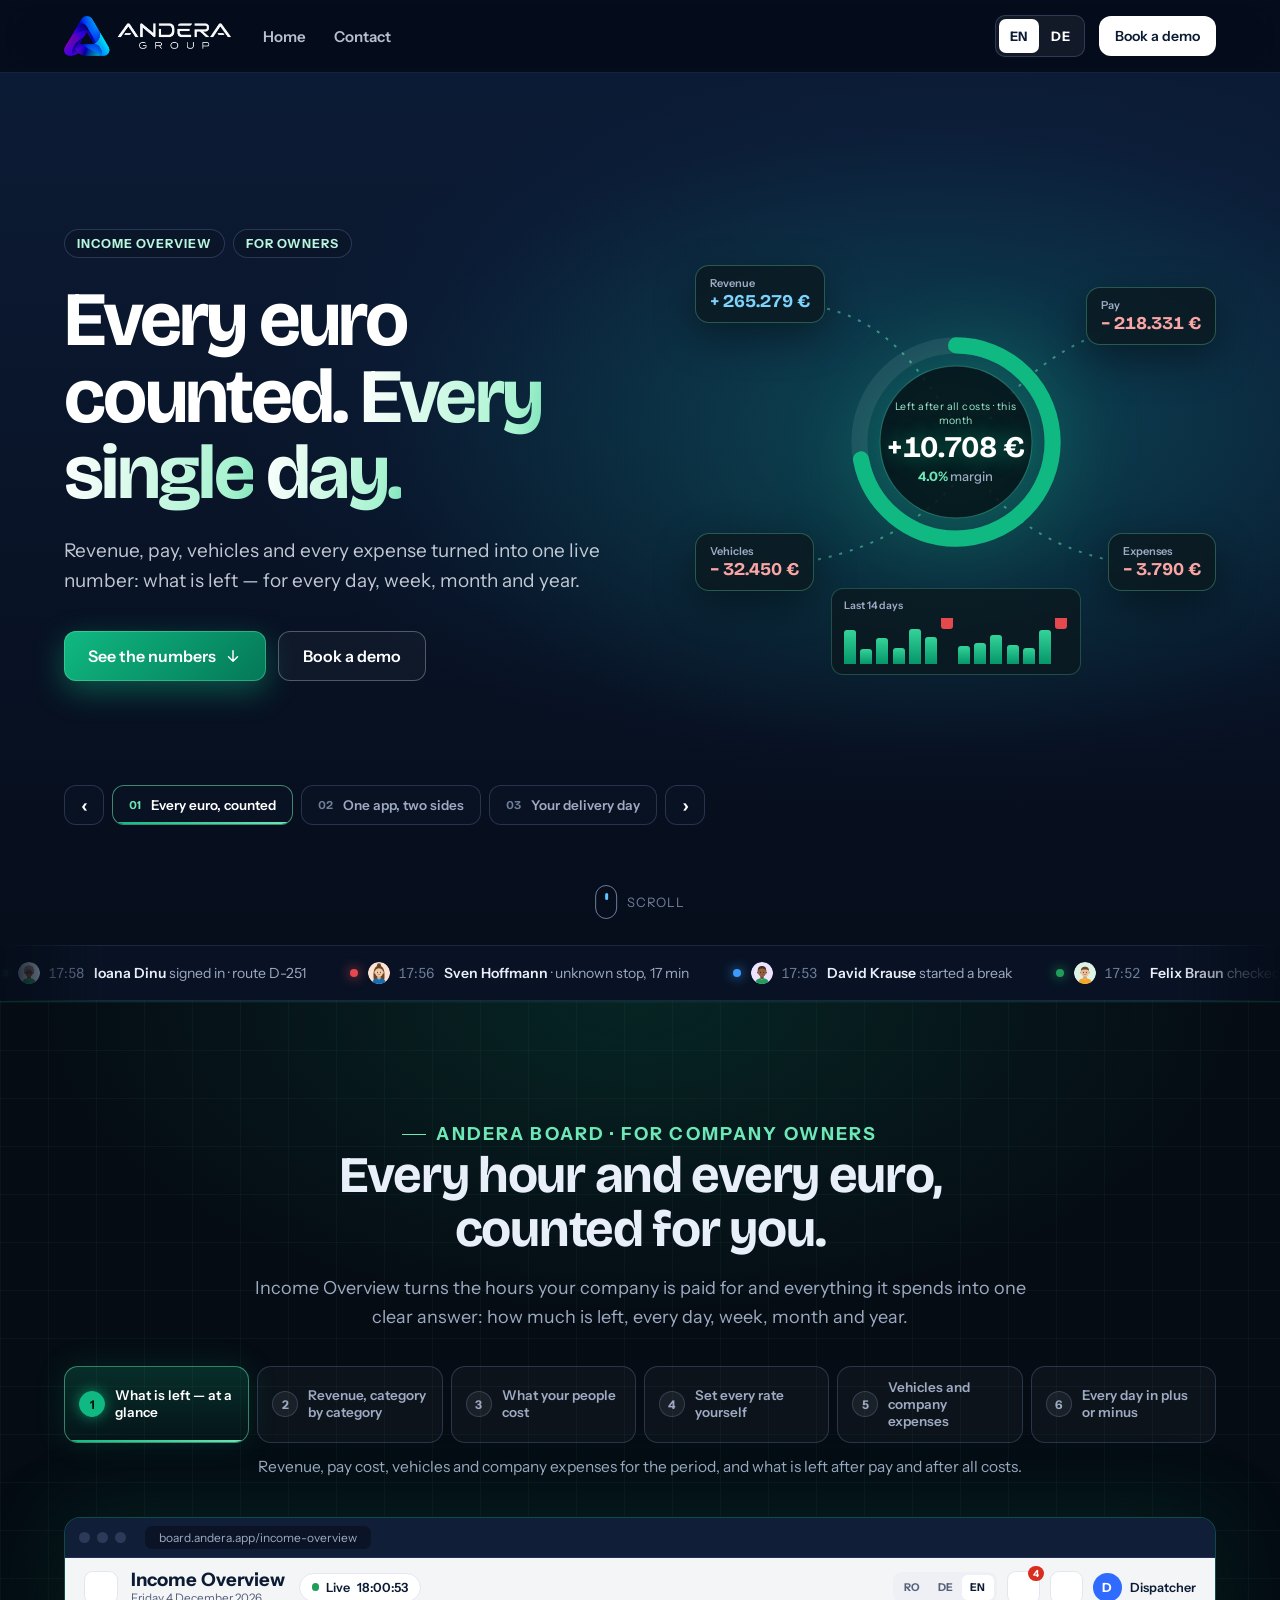
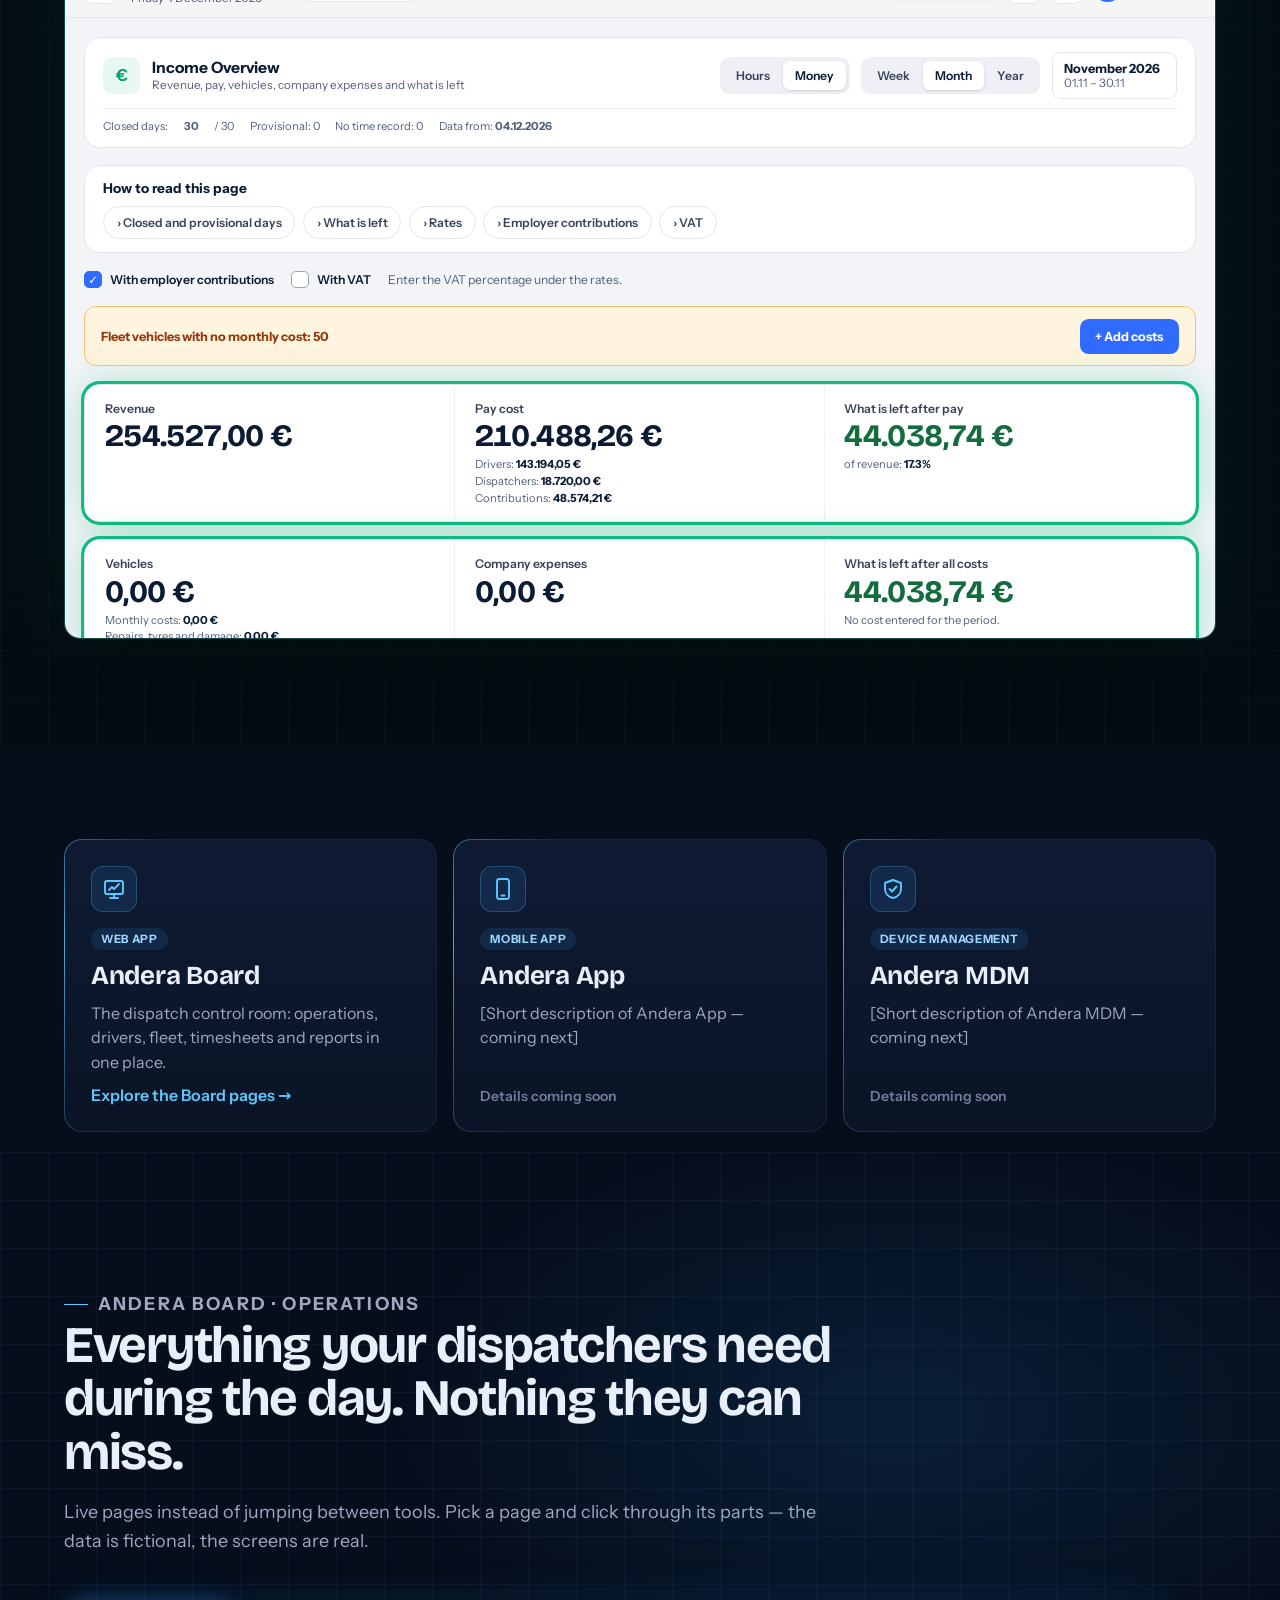
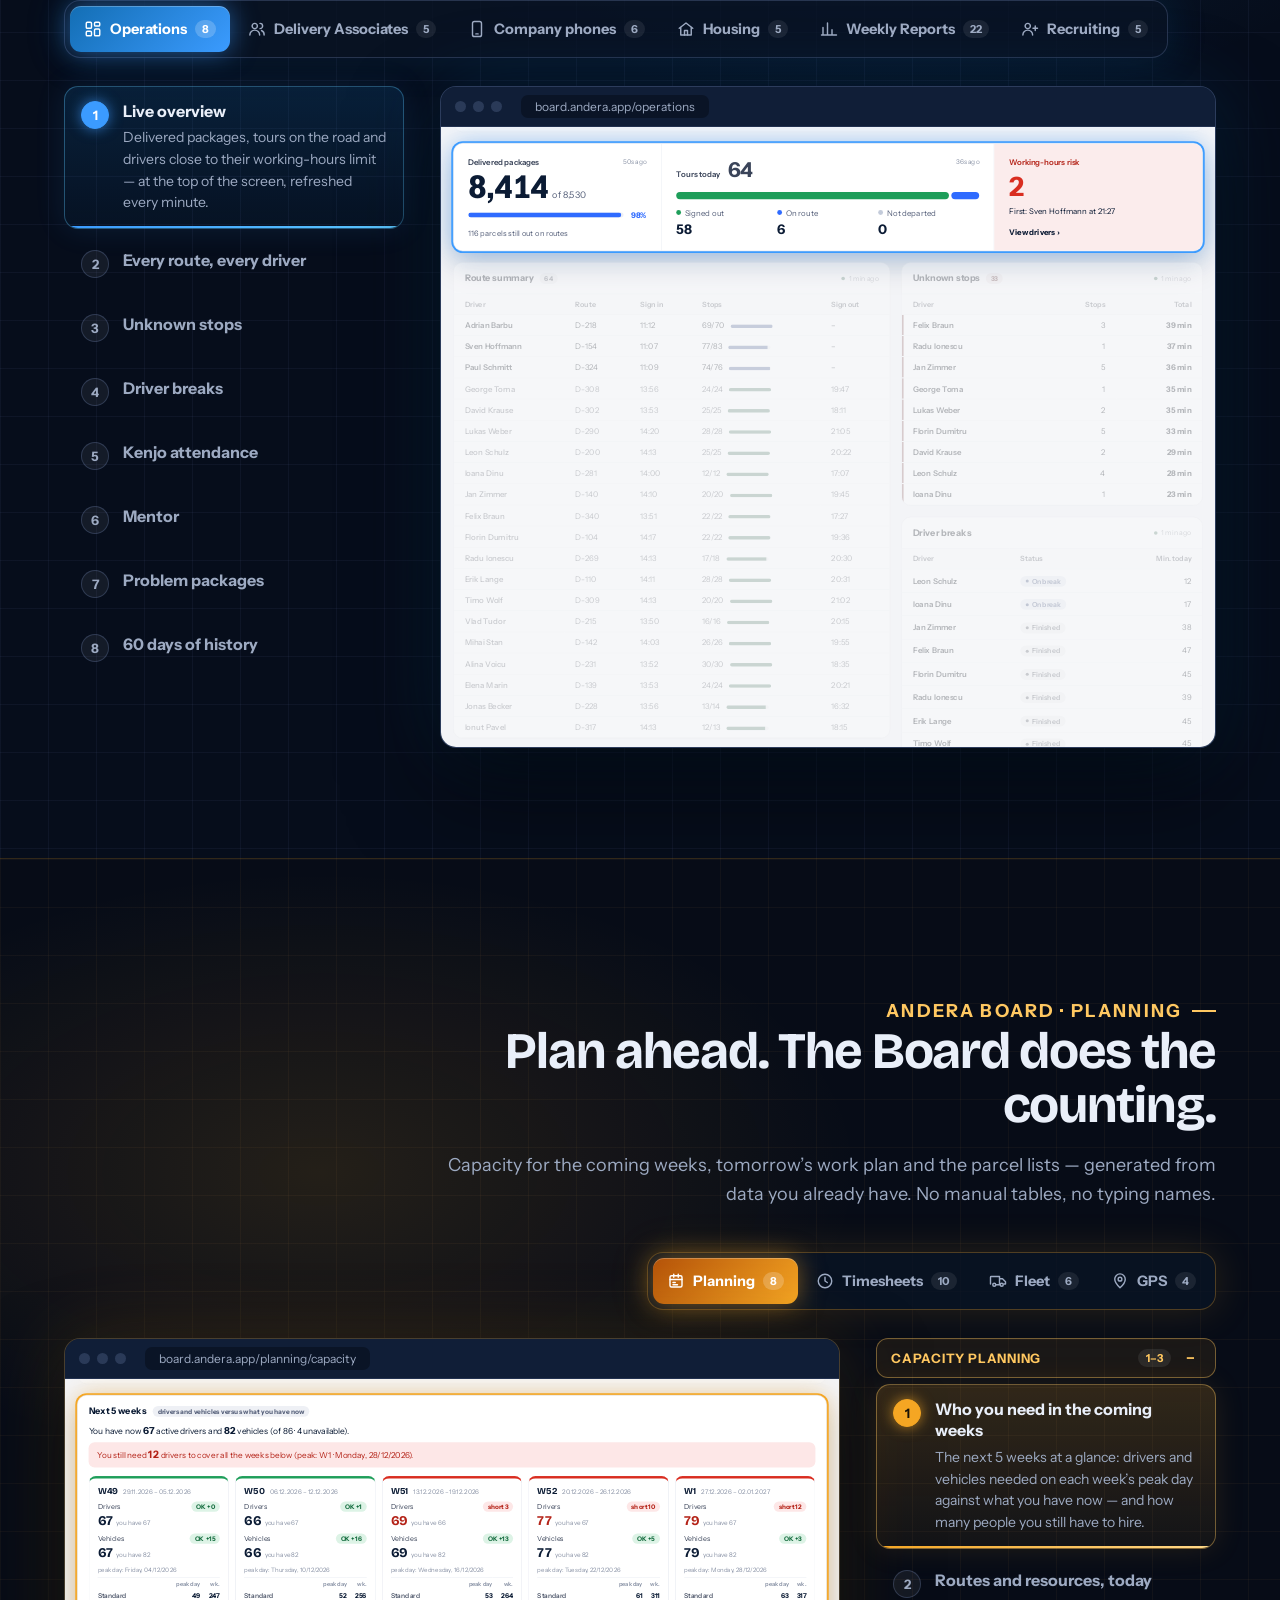
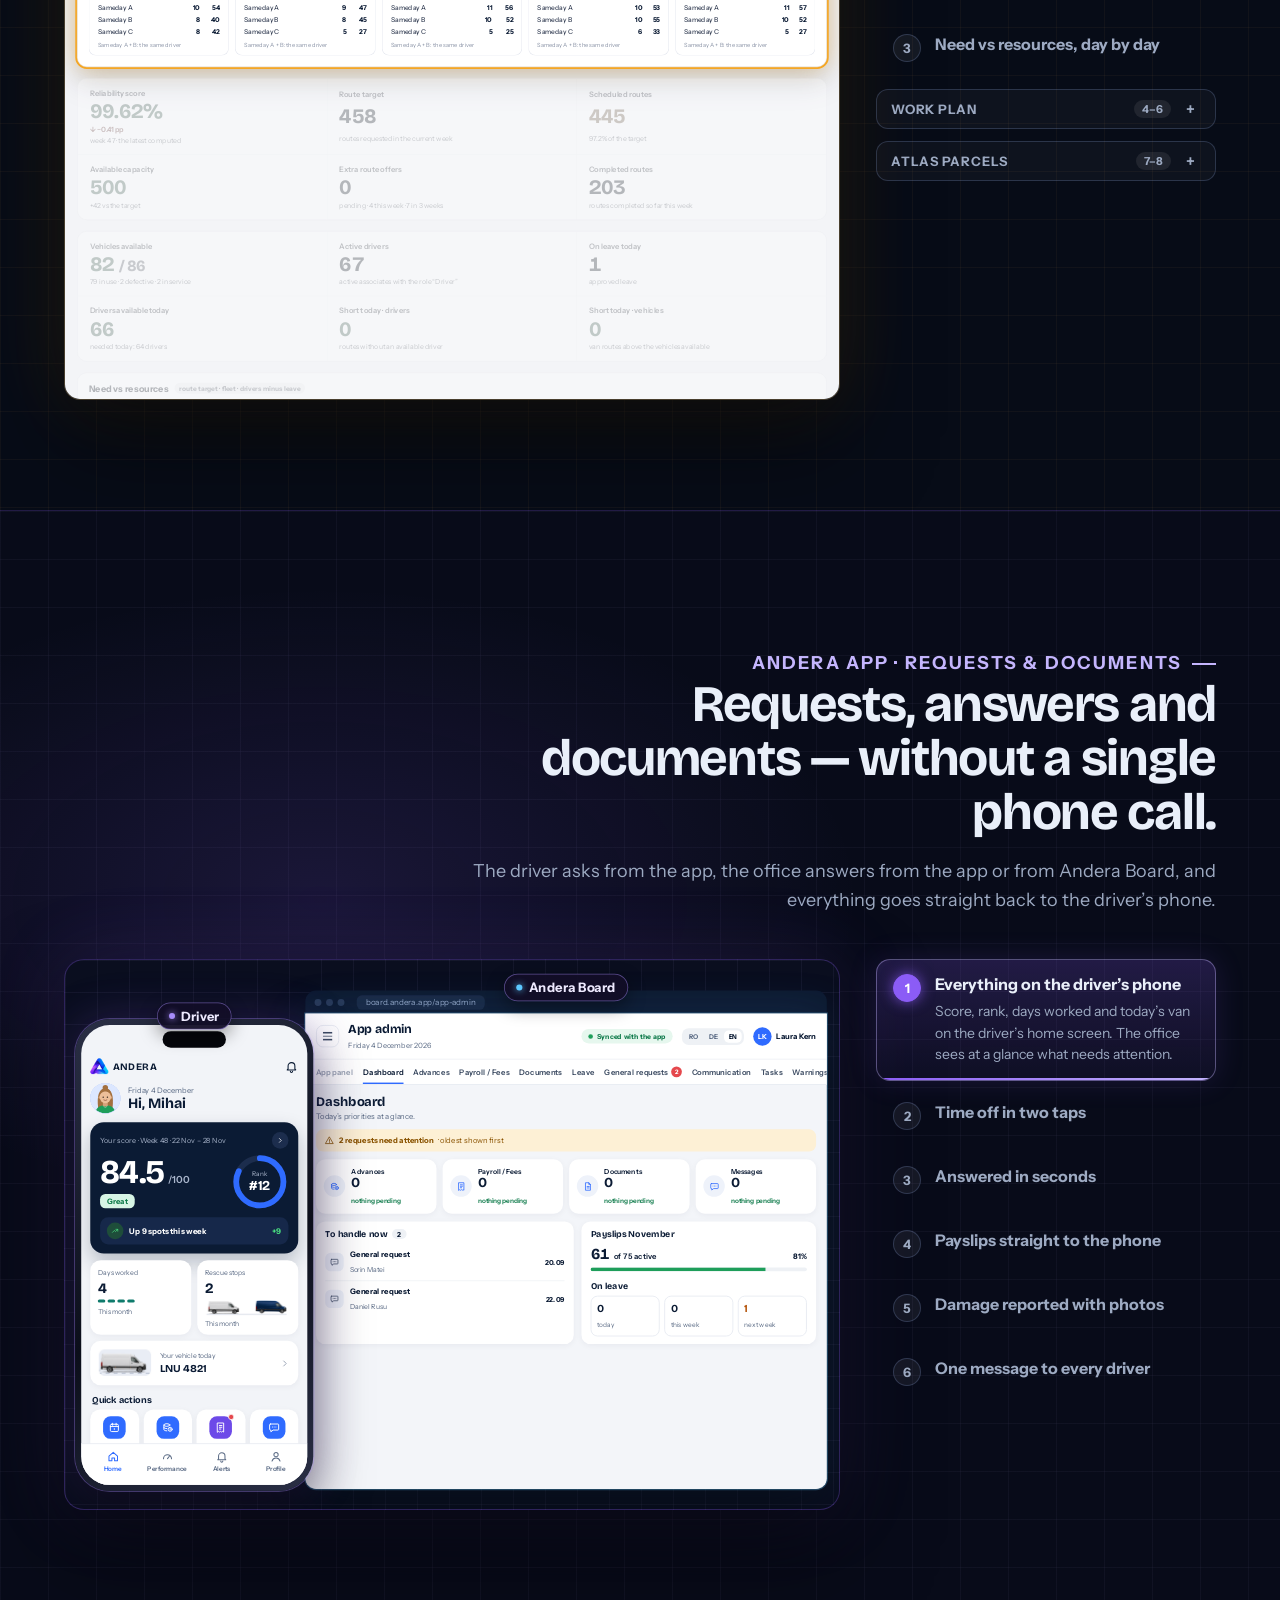
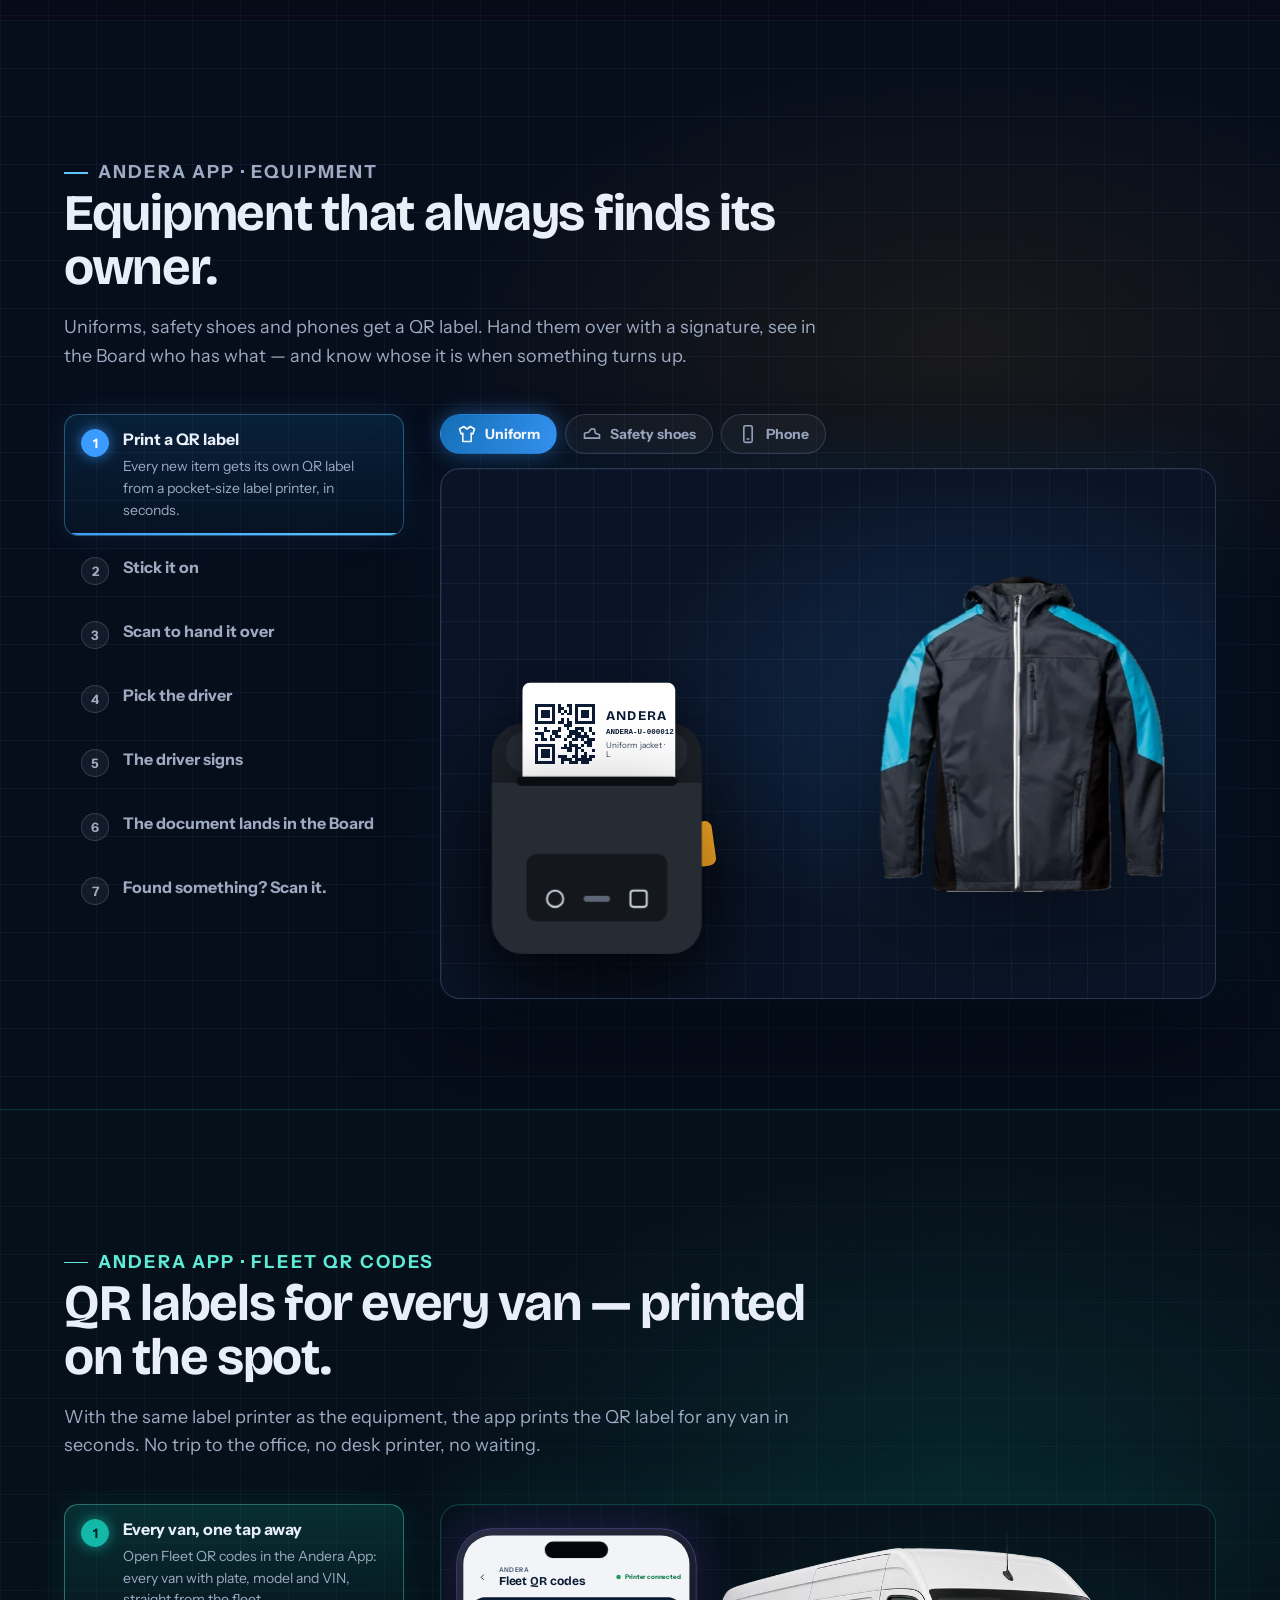
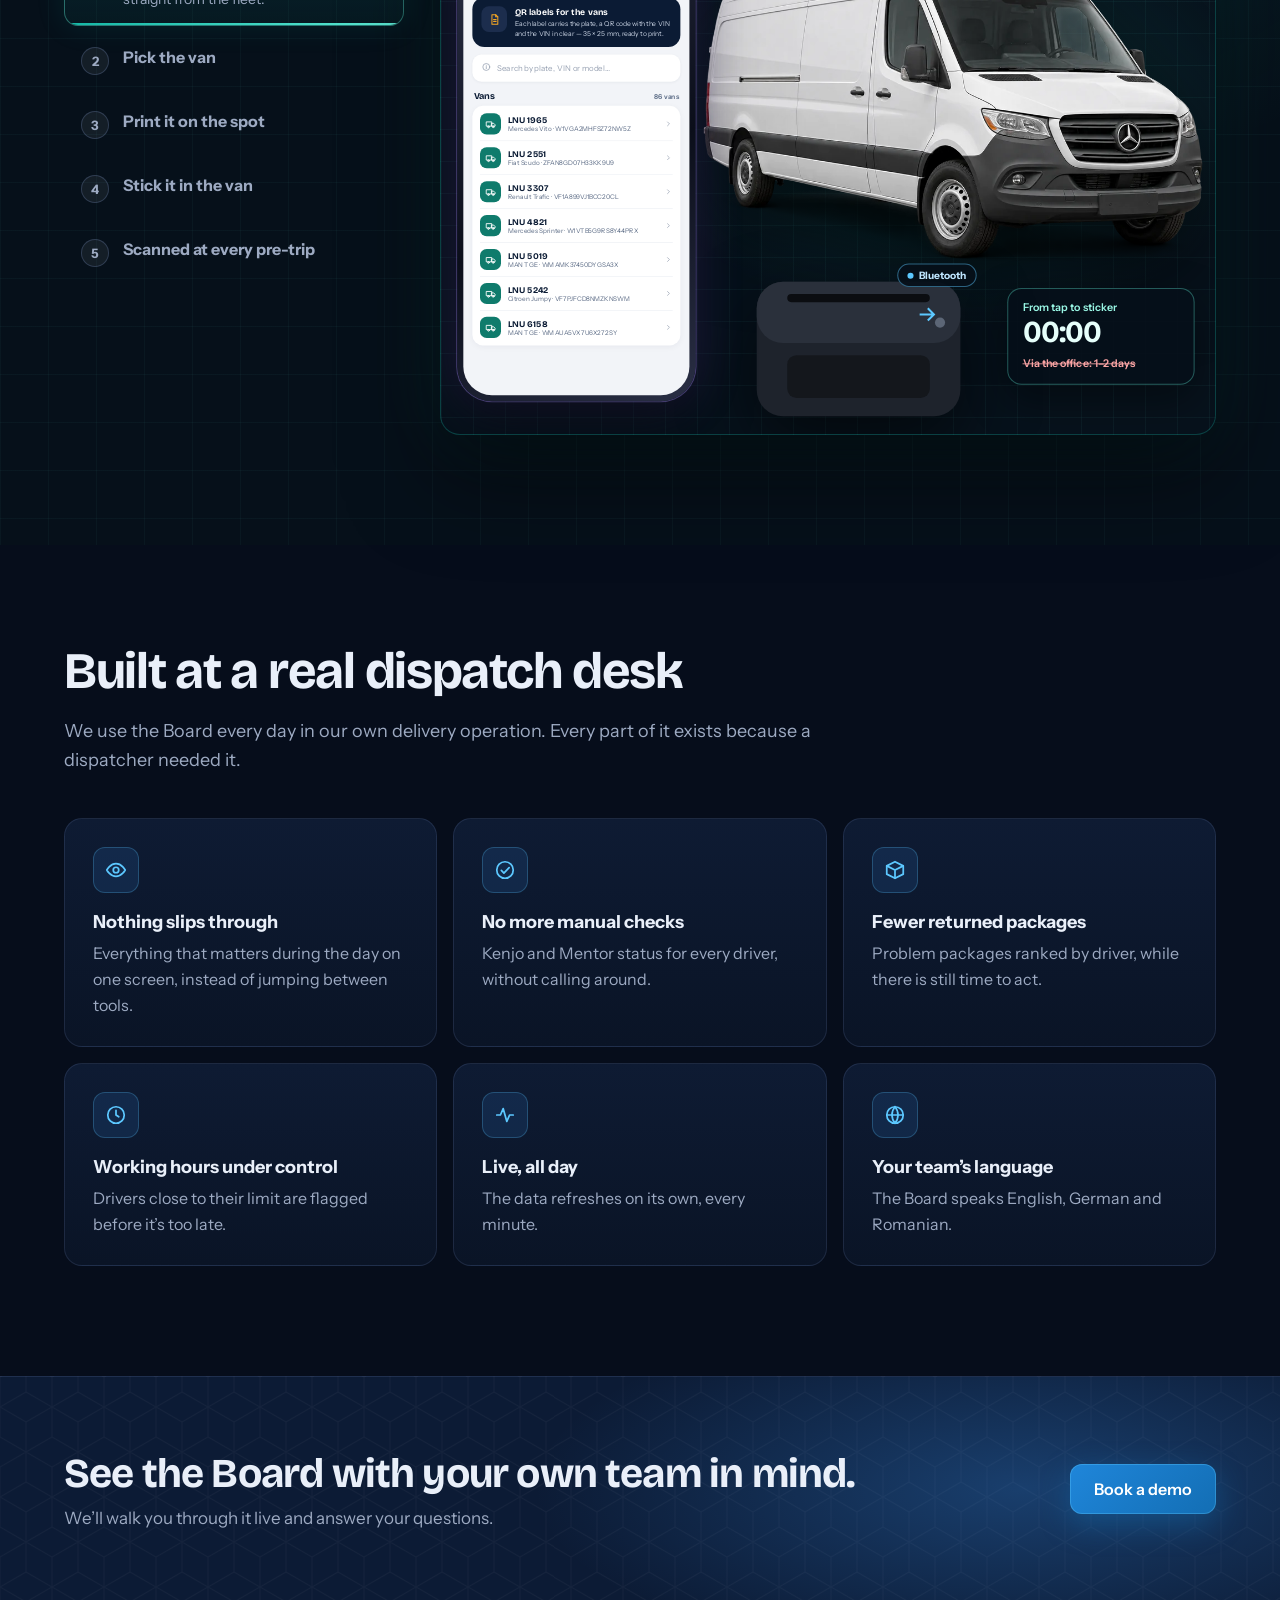
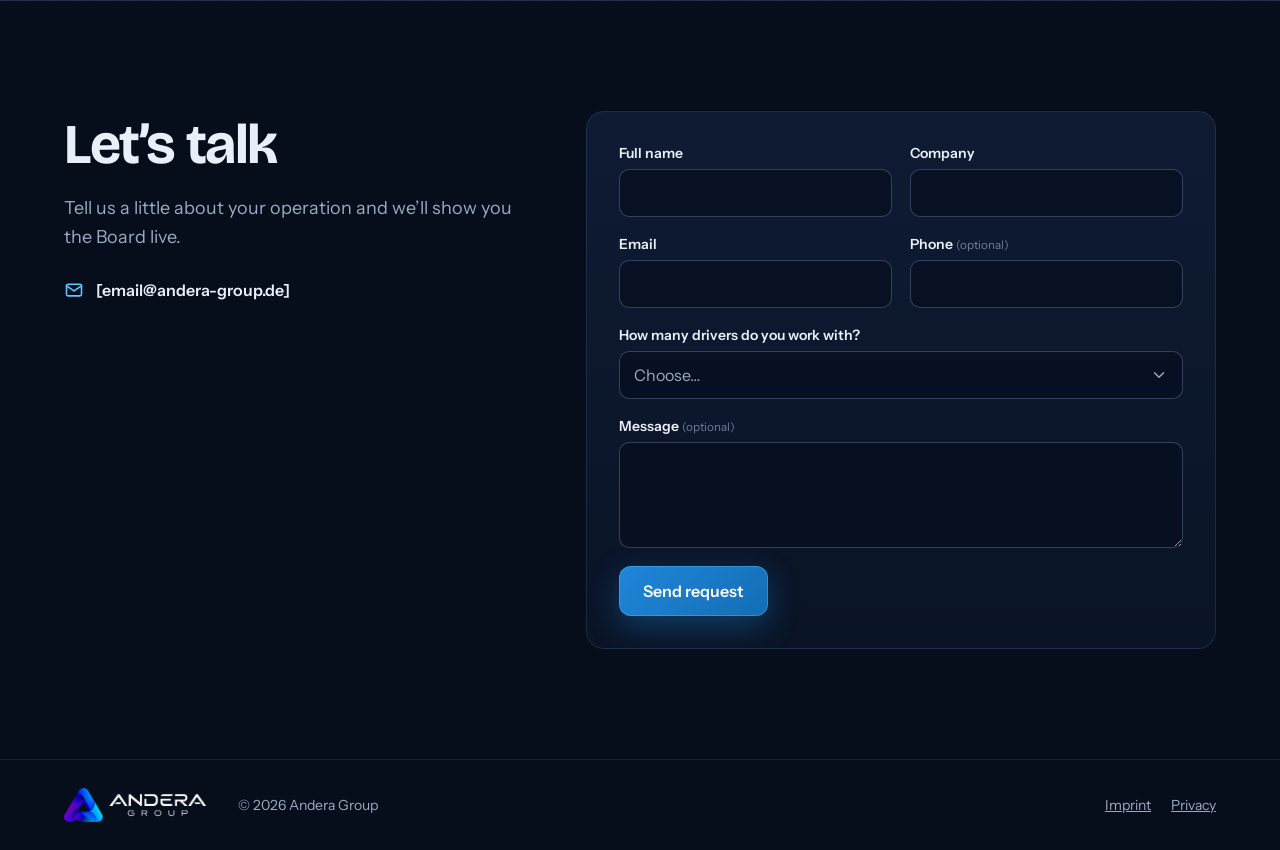
<file: website/index.html>
<!doctype html>
<html lang="en">
<head>
<meta charset="utf-8">
<meta name="viewport" content="width=device-width, initial-scale=1">
<title>Andera Board — your whole delivery day on one screen</title>
<meta name="description" content="Andera Board, Andera App and Andera MDM: the software Andera Group uses to run delivery operations, now for your company.">
<link rel="icon" type="image/png" href="assets/img/andera-favicon.png">
<link rel="stylesheet" href="assets/fonts/fonts.css">
<link rel="stylesheet" href="assets/site.css">
</head>
<body id="top">
<a class="skip" href="#main" data-i18n="skip">Skip to content</a>

<header class="nav">
  <div class="wrap nav-in">
    <a href="#top" class="nav-logo" aria-label="Andera Group"><img src="assets/img/andera-logo-on-dark.png" width="627" height="150" alt="Andera Group"></a>
    <nav class="nav-links" aria-label="Main">
      <a href="#top" data-i18n="navHome">Home</a>
      <a href="#contact" data-i18n="navContact">Contact</a>
    </nav>
    <div class="nav-right">
      <div class="lang" role="group" aria-label="Language">
        <button type="button" data-lang="en" aria-pressed="true">EN</button>
        <button type="button" data-lang="de" aria-pressed="false">DE</button>
      </div>
      <a href="#contact" class="btn btn-light nav-cta" data-i18n="ctaDemo">Book a demo</a>
    </div>
  </div>
</header>

<main id="main">
<section class="hero money">
  <canvas class="city" id="city" aria-hidden="true"></canvas>
  <div class="wrap hero-in">
   <div class="hero-slides">
    <div class="hero-slide hs-money on" data-hs="0" data-key="money">
    <div class="hero-copy">
      <p class="eyebrow"><span data-i18n-idx="hs2E" data-k="0">Income Overview</span><span data-i18n-idx="hs2E" data-k="1">For owners</span></p>
      <h2 id="hero-title2" class="h1">Every euro counted. Every single day.</h2>
      <p class="hero-sub" data-i18n="hs2Sub"></p>
      <div class="hero-ctas">
        <a href="#owners" class="btn btn-primary btn-emer"><span data-i18n="hs2Cta">See the numbers</span> <svg class="ic" width="18" height="18" viewBox="0 0 24 24" aria-hidden="true"><path d="M12 5v14M6 13l6 6 6-6"/></svg></a>
        <a href="#contact" class="btn btn-ghost-light" data-i18n="ctaDemo">Book a demo</a>
      </div>
    </div>
    <div class="hero-visual hv2" aria-hidden="true">
      <svg class="hv2-flow" viewBox="0 0 520 440"><path d="M110 70 C200 80,230 150,262 190"/><path d="M430 90 C360 110,320 150,290 190"/><path d="M90 330 C170 320,220 290,258 250"/><path d="M440 330 C370 320,320 290,292 252"/></svg>
      <div class="hv2-gauge"><svg viewBox="0 0 200 200"><circle cx="100" cy="100" r="84" class="tr"/><circle cx="100" cy="100" r="84" class="val" id="hv2-arc"/><circle cx="100" cy="100" r="66" class="in"/></svg>
        <div class="hv2-c"><small data-i18n="hv2Left">Left after all costs</small><b id="hv2-left">+0 €</b><span><i id="hv2-pct">0</i>% <em data-i18n="hv2Margin">margin</em></span></div></div>
      <div class="hv2-chip c1"><small data-i18n="hv2Rev">Revenue</small><b data-hv2="265279" data-sg="+">265.279 €</b></div>
      <div class="hv2-chip c2"><small data-i18n="hv2Pay">Pay</small><b data-hv2="218331" data-sg="−">218.331 €</b></div>
      <div class="hv2-chip c3"><small data-i18n="hv2Veh">Vehicles</small><b data-hv2="32450" data-sg="−">32.450 €</b></div>
      <div class="hv2-chip c4"><small data-i18n="hv2Exp">Expenses</small><b data-hv2="3790" data-sg="−">3.790 €</b></div>
      <div class="hv2-days"><small data-i18n="hv2Days">Last 14 days</small><div id="hv2-bars"></div></div>
      <div class="hv2-eur" id="hv2-eur"></div>
    </div>
    </div>
    <div class="hero-slide hs-app" data-hs="1" data-key="app" aria-hidden="true">
    <div class="hero-copy">
      <p class="eyebrow"><span>Andera App</span><span data-i18n-idx="hs3E" data-k="0">For drivers</span><span data-i18n-idx="hs3E" data-k="1">For the office</span></p>
      <h2 id="hero-title3" class="h1">One app for the road and the office.</h2>
      <p class="hero-sub" data-i18n="hs3Sub"></p>
      <div class="hero-ctas">
        <a href="#contact" class="btn btn-primary btn-vio" data-i18n="ctaDemo">Book a demo</a>
        <a href="#equipment" class="btn btn-ghost-light"><span data-i18n="hs3Cta">See the app at work</span> <svg class="ic" width="18" height="18" viewBox="0 0 24 24" aria-hidden="true"><path d="M12 5v14M6 13l6 6 6-6"/></svg></a>
      </div>
    </div>
    <div class="hero-visual hv3" id="hv3" aria-hidden="true"></div>
    </div>
    <div class="hero-slide" data-hs="2" data-key="day" aria-hidden="true">
    <div class="hero-copy">
      <p class="eyebrow"><span>Andera Board</span><span>Andera App</span><span>Andera MDM</span></p>
      <h1 id="hero-title">Your whole delivery day on one screen.</h1>
      <p class="hero-sub" data-i18n="heroSub">The software we built to run our own delivery operations — now for yours. Routes, drivers, breaks and packages live, so your dispatchers never miss a thing.</p>
      <div class="hero-ctas">
        <a href="#contact" class="btn btn-primary" data-i18n="ctaDemo">Book a demo</a>
        <a href="#board" class="btn btn-ghost-light"><span data-i18n="ctaSee">See it in action</span> <svg class="ic" width="18" height="18" viewBox="0 0 24 24" aria-hidden="true"><path d="M12 5v14M6 13l6 6 6-6"/></svg></a>
      </div>
    </div>
    <div class="hero-visual" id="hero-visual" aria-hidden="true">
      <svg class="hv-links" viewBox="0 0 100 100" preserveAspectRatio="none"><path d="M46 22 C62 30,70 44,80 52"/><path d="M24 26 C18 44,14 58,12 72"/><path d="M58 64 C46 70,34 72,22 76"/></svg>
      <div class="hv-card hv-delivered">
        <div class="hv-row"><span class="hv-label" data-i18n="mDelivered">Delivered packages</span><span class="hv-live"><i></i><b id="hv-clock">--:--:--</b></span></div>
        <div class="hv-big"><span id="hv-count">8,412</span><small data-i18n-tpl="mOf" data-n="8,530">of 8,530</small></div>
        <div class="hv-bar"><span id="hv-bar" style="width:98.6%"></span></div>
        <svg class="hv-spark" viewBox="0 0 200 40" preserveAspectRatio="none"><path id="hv-spark-a" d=""/><polyline id="hv-spark" points=""/></svg>
      </div>
      <div class="hv-card hv-tours">
        <div class="hv-row"><span class="hv-label" data-i18n="mToursToday">Tours today</span><b class="hv-num">64</b></div>
        <div class="hv-split"><span style="width:90%"></span><span style="width:10%"></span></div>
        <div class="hv-legend"><span><i class="g"></i><span data-i18n="mSignedOut">Signed out</span> <b>58</b></span><span><i class="b"></i><span data-i18n="mOnRoute">On route</span> <b>6</b></span></div>
      </div>
      <div class="hv-card hv-risk">
        <span class="hv-label" data-i18n="mRisk">Working-hours risk</span>
        <b class="hv-risknum">2</b><i class="hv-ring"></i>
        <span class="hv-small" data-i18n="hvRiskNote">Flagged before it’s too late</span>
      </div>
    </div>
      </div>
   </div>
   <div class="hsl-nav" id="hs-nav">
     <button type="button" class="hs-arr" data-hs-go="-1" data-i18n-aria="hsPrev" aria-label="Previous slide">‹</button>
     <button type="button" class="hs-tab on" data-hs-to="0"><b>01</b><span data-i18n-idx="hsTabs" data-k="1">Every euro, counted</span><i></i></button>
     <button type="button" class="hs-tab" data-hs-to="1"><b>02</b><span data-i18n-idx="hsTabs" data-k="2">One app, two sides</span><i></i></button>
     <button type="button" class="hs-tab" data-hs-to="2"><b>03</b><span data-i18n-idx="hsTabs" data-k="0">Your delivery day</span><i></i></button>
     <button type="button" class="hs-arr" data-hs-go="1" data-i18n-aria="hsNext" aria-label="Next slide">›</button>
   </div>
  </div>
  <div class="hero-scan" id="hero-scan" aria-hidden="true"></div>
  <a href="#owners" class="hero-hint" aria-hidden="true" tabindex="-1"><i></i><span data-i18n="scroll">Scroll</span></a>
</section>

<section class="ticker" aria-label="Live activity (fictional)" data-i18n-aria="tickerLabel">
  <div class="ticker-track" id="ticker"></div>
</section>

<section class="owner" id="owners" aria-labelledby="ow-title">
  <div class="wrap">
    <div class="sec-head" data-reveal>
      <p class="kicker" data-i18n="owKicker">Andera Board · For company owners</p>
      <h2 id="ow-title" data-i18n="owTitle">Every hour and every euro, counted for you.</h2>
      <p data-i18n="owSub"></p>
    </div>
    <ol class="ow-steps" id="ow-steps" data-reveal></ol>
    <div class="ow-frame" data-reveal style="--d:.1s">
      <div class="browser ow-browser">
        <div class="browser-bar" aria-hidden="true"><i></i><i></i><i></i><span>board.andera.app/income-overview</span></div>
        <div class="ow-scroll" id="ow-scroll"><div class="ow-z" id="ow-z"></div></div>
      </div>
    </div>
  </div>
</section>

<section class="products" id="products" aria-labelledby="products-title">
  <div class="wrap">
    <h2 class="sr" id="products-title" data-i18n="productsTitle">Products</h2>
    <div class="prod-grid">
      <a class="prod glow" href="#board" data-reveal>
        <span class="prod-ico"><svg class="ic" width="24" height="24" viewBox="0 0 24 24" aria-hidden="true"><rect x="3" y="4" width="18" height="13" rx="2"/><path d="M8 21h8M12 17v4M7 13l3-3 2 2 5-5"/></svg></span>
        <span class="prod-tag" data-i18n="prodWeb">Web app</span>
        <h3>Andera Board</h3>
        <p data-i18n="prodBoard">The dispatch control room: operations, drivers, fleet, timesheets and reports in one place.</p>
        <span class="prod-more"><span data-i18n="prodSee">See the Operations page</span> →</span>
      </a>
      <div class="prod glow" data-reveal style="--d:.1s">
        <span class="prod-ico"><svg class="ic" width="24" height="24" viewBox="0 0 24 24" aria-hidden="true"><rect x="6" y="2" width="12" height="20" rx="2.5"/><path d="M10.5 18.5h3"/></svg></span>
        <span class="prod-tag" data-i18n="prodMobile">Mobile app</span>
        <h3>Andera App</h3>
        <p data-i18n="prodApp">[Short description of Andera App — coming next]</p>
        <span class="prod-soon" data-i18n="soon">Details coming soon</span>
      </div>
      <div class="prod glow" data-reveal style="--d:.2s">
        <span class="prod-ico"><svg class="ic" width="24" height="24" viewBox="0 0 24 24" aria-hidden="true"><path d="M12 3l8 3v6c0 4.5-3.4 8-8 9-4.6-1-8-4.5-8-9V6z"/><path d="M8.5 12l2.5 2.5 4.5-5"/></svg></span>
        <span class="prod-tag" data-i18n="prodDevices">Device management</span>
        <h3>Andera MDM</h3>
        <p data-i18n="prodMdm">[Short description of Andera MDM — coming next]</p>
        <span class="prod-soon" data-i18n="soon">Details coming soon</span>
      </div>
    </div>
  </div>
</section>

<section class="tour" id="board" aria-labelledby="tour-title">
  <div class="wrap">
    <div class="sec-head" data-reveal>
      <p class="kicker" id="tour-kicker">Andera Board · Operations</p>
      <h2 id="tour-title" data-i18n="tourTitle">Everything your dispatchers need during the day. Nothing they can miss.</h2>
      <p data-i18n="tourSub">One live page instead of jumping between tools. Click through the parts of the Operations page — the data is fictional, the screen is real.</p>
    </div>
    <div class="pages" role="tablist" data-i18n-aria="pagesLabel" aria-label="Board pages" data-reveal>
      <span class="pages-ind" aria-hidden="true"></span>
      <button type="button" role="tab" data-page="ops" aria-selected="true"><svg class="ic" width="18" height="18" viewBox="0 0 24 24" aria-hidden="true"><rect x="3" y="3" width="7" height="8" rx="1.5"/><rect x="14" y="3" width="7" height="5" rx="1.5"/><rect x="14" y="12" width="7" height="9" rx="1.5"/><rect x="3" y="15" width="7" height="6" rx="1.5"/></svg><span class="pl" data-i18n="pageOps">Operations</span><span class="ps" data-i18n="pageOpsShort">Operations</span><em>8</em></button>
      <button type="button" role="tab" data-page="da" aria-selected="false"><svg class="ic" width="18" height="18" viewBox="0 0 24 24" aria-hidden="true"><circle cx="9" cy="8" r="3.5"/><path d="M2.5 20a6.5 6.5 0 0 1 13 0"/><path d="M16 4.5a3.5 3.5 0 0 1 0 7M18 14a6 6 0 0 1 3.5 6"/></svg><span class="pl" data-i18n="pageDa">Delivery Associates</span><span class="ps" data-i18n="pageDaShort">Associates</span><em>5</em></button>
      <button type="button" role="tab" data-page="cp" aria-selected="false"><svg class="ic" width="18" height="18" viewBox="0 0 24 24" aria-hidden="true"><rect x="6" y="2" width="12" height="20" rx="2.5"/><path d="M10.5 18.5h3"/></svg><span class="pl" data-i18n="pageCp">Company phones</span><span class="ps" data-i18n="pageCpShort">Phones</span><em>6</em></button>
      <button type="button" role="tab" data-page="hs" aria-selected="false"><svg class="ic" width="18" height="18" viewBox="0 0 24 24" aria-hidden="true"><path d="M3 11l9-7 9 7"/><path d="M5 10v10h14V10"/><path d="M10 20v-6h4v6"/></svg><span class="pl" data-i18n="pageHs">Housing</span><span class="ps" data-i18n="pageHsShort">Housing</span><em>5</em></button>
      <button type="button" role="tab" data-page="wr" aria-selected="false"><svg class="ic" width="18" height="18" viewBox="0 0 24 24" aria-hidden="true"><path d="M4 20V10M10 20V4M16 20v-7M22 20H2"/></svg><span class="pl" data-i18n="pageWr">Weekly Reports</span><span class="ps" data-i18n="pageWrShort">Reports</span><em>22</em></button>
      <button type="button" role="tab" data-page="rc" aria-selected="false"><svg class="ic" width="18" height="18" viewBox="0 0 24 24" aria-hidden="true"><circle cx="9" cy="8" r="3.5"/><path d="M2.5 20a6.5 6.5 0 0 1 13 0M19 8v6M16 11h6"/></svg><span class="pl" data-i18n="pageRc">Recruiting</span><span class="ps" data-i18n="pageRcShort">Recruiting</span><em>5</em></button>
    </div>
    <div class="tour-grid" data-reveal style="--d:.1s">
      <ol class="steps" id="steps"></ol>
      <div class="screen-col">
        <div class="browser">
          <div class="browser-bar" aria-hidden="true"><i></i><i></i><i></i><span id="url">board.andera.app/operations</span></div>
          <div class="screen" id="screen"><div class="m" id="mock"></div><div class="fx" aria-hidden="true"><div class="fx-c"><small data-i18n="pageLoading">Loading page</small><b id="fx-t"></b><span class="fx-bar"><i></i></span></div></div></div>
        </div>
        <div class="step-now" id="step-now" aria-live="polite"></div>
      </div>
    </div>
  </div>
</section>

<section class="tour tour2" id="planning" aria-labelledby="pl-title">
  <div class="wrap">
    <div class="sec-head" data-reveal>
      <p class="kicker" data-i18n="plKicker">Andera Board · Planning</p>
      <h2 id="pl-title" data-i18n="plTitle">Plan ahead. The Board does the counting.</h2>
      <p data-i18n="plSub"></p>
    </div>
    <div class="pages" role="tablist" id="pages2" data-i18n-aria="plPagesLabel" aria-label="Planning pages" data-reveal>
      <span class="pages-ind" id="pages2-ind" aria-hidden="true"></span>
      <button type="button" role="tab" data-page2="pl" aria-selected="true"><svg class="ic" width="18" height="18" viewBox="0 0 24 24" aria-hidden="true"><rect x="4" y="5" width="16" height="15" rx="2"/><path d="M4 10h16M9 3v4M15 3v4M8 14h3M8 17h6"/></svg><span class="pl" data-i18n="pageP">Planning</span><span class="ps" data-i18n="pageP">Planning</span><em>8</em></button>
      <button type="button" role="tab" data-page2="ts" aria-selected="false"><svg class="ic" width="18" height="18" viewBox="0 0 24 24" aria-hidden="true"><circle cx="12" cy="12" r="9"/><path d="M12 7v5l3 2"/></svg><span class="pl" data-i18n="pageTs">Timesheets</span><span class="ps" data-i18n="pageTs">Timesheets</span><em>10</em></button>
      <button type="button" role="tab" data-page2="fl" aria-selected="false"><svg class="ic" width="18" height="18" viewBox="0 0 24 24" aria-hidden="true"><path d="M2 16V7a1 1 0 0 1 1-1h11v10M14 9h4l4 4v3h-2"/><circle cx="7" cy="17" r="2"/><circle cx="17" cy="17" r="2"/><path d="M9 17h6"/></svg><span class="pl" data-i18n="pageFl">Fleet</span><span class="ps" data-i18n="pageFl">Fleet</span><em>6</em></button>
      <button type="button" role="tab" data-page2="gp" aria-selected="false"><svg class="ic" width="18" height="18" viewBox="0 0 24 24" aria-hidden="true"><path d="M12 21s-7-6.2-7-11.5a7 7 0 0 1 14 0C19 14.8 12 21 12 21z"/><circle cx="12" cy="9.5" r="2.5"/></svg><span class="pl" data-i18n="pageGp">GPS</span><span class="ps" data-i18n="pageGp">GPS</span><em>4</em></button>
    </div>
    <div class="tour-grid" data-reveal style="--d:.1s">
      <div class="screen-col">
        <div class="browser">
          <div class="browser-bar" aria-hidden="true"><i></i><i></i><i></i><span id="url2">board.andera.app/planning/capacity</span></div>
          <div class="screen" id="screen2"><div class="m" id="mock2"></div><div class="fx" aria-hidden="true"><div class="fx-c"><small data-i18n="pageLoading">Loading page</small><b id="fx2-t"></b><span class="fx-bar"><i></i></span></div></div></div>
        </div>
        <div class="step-now" id="step-now2" aria-live="polite"></div>
      </div>
      <ol class="steps" id="steps2"></ol>
    </div>
  </div>
</section>

<section class="tour af" id="app" aria-labelledby="af-title">
  <div class="wrap">
    <div class="sec-head" data-reveal>
      <p class="kicker" data-i18n="afKicker">Andera App · Requests &amp; documents</p>
      <h2 id="af-title" data-i18n="afTitle">Requests, answers and documents — without a single phone call.</h2>
      <p data-i18n="afSub"></p>
    </div>
    <div class="tour-grid" data-reveal style="--d:.1s">
      <div class="af-col">
        <div class="af-wrap" id="af-wrap"><div class="af-stage" id="af-stage" aria-hidden="true"></div></div>
        <div class="step-now" id="af-now" aria-live="polite"></div>
      </div>
      <ol class="steps" id="af-steps"></ol>
    </div>
  </div>
</section>

<section class="tour equip" id="equipment" aria-labelledby="eq-title">
  <div class="wrap">
    <div class="sec-head" data-reveal>
      <p class="kicker" data-i18n="eqKicker">Andera App · Equipment</p>
      <h2 id="eq-title" data-i18n="eqTitle">Equipment that always finds its owner.</h2>
      <p data-i18n="eqSub"></p>
    </div>
    <div class="tour-grid" data-reveal style="--d:.1s">
      <ol class="steps" id="eq-steps"></ol>
      <div class="eq-col">
        <div class="eq-picks" role="group" data-i18n-aria="eqPickLabel" aria-label="Choose an item" id="eq-picks"></div>
        <div class="eq-wrap" id="eq-wrap"><div class="eq-stage s1" id="eq-stage" aria-hidden="true"></div></div>
        <div class="step-now" id="eq-now" aria-live="polite"></div>
      </div>
    </div>
  </div>
</section>

<section class="tour qrs" id="fleet-qr" aria-labelledby="qr-title">
  <div class="wrap">
    <div class="sec-head" data-reveal>
      <p class="kicker" data-i18n="qrKicker">Andera App · Fleet QR codes</p>
      <h2 id="qr-title" data-i18n="qrTitle">QR labels for every van — printed on the spot.</h2>
      <p data-i18n="qrSub"></p>
    </div>
    <div class="tour-grid" data-reveal style="--d:.1s">
      <ol class="steps" id="qr-steps"></ol>
      <div class="qr-col">
        <div class="qr-wrap" id="qr-wrap"><div class="qr-stage" id="qr-stage" aria-hidden="true"></div></div>
        <div class="step-now" id="qr-now" aria-live="polite"></div>
      </div>
    </div>
  </div>
</section>

<section class="benefits" aria-labelledby="ben-title">
  <div class="wrap">
    <div class="sec-head" data-reveal>
      <h2 id="ben-title" data-i18n="benTitle">Built at a real dispatch desk</h2>
      <p data-i18n="benSub">We use the Board every day in our own delivery operation. Every part of it exists because a dispatcher needed it.</p>
    </div>
    <div class="ben-grid" id="benefits"></div>
  </div>
</section>

<section class="cta-band">
  <div class="wrap cta-in" data-reveal>
    <div>
      <h2 data-i18n="ctaTitle">See the Board with your own team in mind.</h2>
      <p data-i18n="ctaSub">We’ll walk you through it live and answer your questions.</p>
    </div>
    <a href="#contact" class="btn btn-primary" data-i18n="ctaDemo">Book a demo</a>
  </div>
</section>

<section class="contact" id="contact" aria-labelledby="contact-title">
  <div class="wrap contact-in">
    <div class="contact-copy" data-reveal>
      <h2 id="contact-title" data-i18n="contactTitle">Let’s talk</h2>
      <p data-i18n="contactSub">Tell us a little about your operation and we’ll show you the Board live.</p>
      <ul class="contact-list">
        <li><svg class="ic" width="20" height="20" viewBox="0 0 24 24" aria-hidden="true"><rect x="3" y="5" width="18" height="14" rx="2"/><path d="M3 7l9 6 9-6"/></svg><span>[email@andera-group.de]</span></li>
      </ul>
    </div>
    <form class="form glow" id="form" novalidate data-reveal style="--d:.1s">
      <div class="f2">
        <div class="field"><label for="f-name" data-i18n="fName">Full name</label><input id="f-name" name="name" autocomplete="name" required><span class="err" data-i18n="eName">Please enter your name.</span></div>
        <div class="field"><label for="f-company" data-i18n="fCompany">Company</label><input id="f-company" name="company" autocomplete="organization" required><span class="err" data-i18n="eCompany">Please enter your company.</span></div>
      </div>
      <div class="f2">
        <div class="field"><label for="f-email" data-i18n="fEmail">Email</label><input id="f-email" name="email" type="email" autocomplete="email" required><span class="err" data-i18n="eEmail">Please enter an email address, like name@company.com.</span></div>
        <div class="field"><label for="f-phone"><span data-i18n="fPhone">Phone</span> <small data-i18n="optional">(optional)</small></label><input id="f-phone" name="phone" type="tel" autocomplete="tel"></div>
      </div>
      <div class="field"><label id="f-size-l" for="f-size" data-i18n="fSize">How many drivers do you work with?</label>
        <div class="dd" id="dd-size"><input type="hidden" name="size" id="f-size-v">
          <button type="button" class="dd-btn" id="f-size" aria-haspopup="listbox" aria-expanded="false" aria-labelledby="f-size-l f-size"><span class="dd-val">Choose…</span><svg class="ic" width="18" height="18" viewBox="0 0 24 24" aria-hidden="true"><path d="M6 9l6 6 6-6"/></svg></button>
          <ul class="dd-list" role="listbox" tabindex="-1" aria-labelledby="f-size-l" hidden><li role="option" id="dd-o0" data-v="1–20">1–20</li><li role="option" id="dd-o1" data-v="21–50">21–50</li><li role="option" id="dd-o2" data-v="51–100">51–100</li><li role="option" id="dd-o3" data-v="100+">100+</li></ul>
        </div></div>
      <div class="field"><label for="f-msg"><span data-i18n="fMsg">Message</span> <small data-i18n="optional">(optional)</small></label><textarea id="f-msg" name="message" rows="4"></textarea></div>
      <button type="submit" class="btn btn-primary" data-i18n="fSend">Send request</button>
      <p class="form-ok" id="form-ok" role="status" hidden data-i18n="fOk">Thank you! We’ll get back to you shortly.</p>
    </form>
  </div>
</section>
</main>

<footer class="foot">
  <div class="wrap foot-in">
    <img src="assets/img/andera-logo-on-dark.png" width="627" height="150" alt="Andera Group">
    <span>© 2026 Andera Group</span>
    <nav aria-label="Legal"><a href="#" data-i18n="imprint">Imprint</a><a href="#" data-i18n="privacy">Privacy</a></nav>
  </div>
</footer>

<script src="assets/i18n.js"></script>
<script src="assets/site.js"></script>
</body>
</html>
</file>
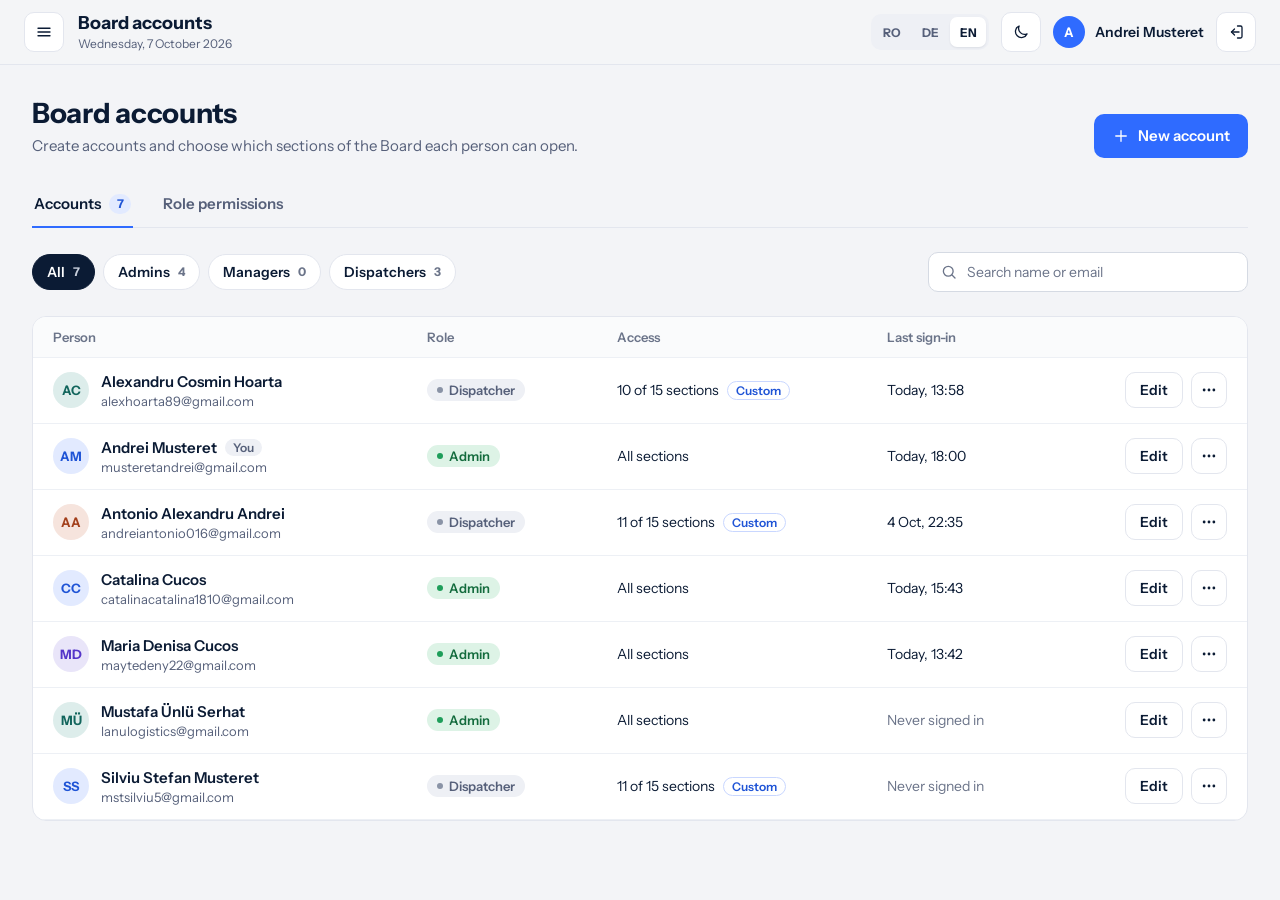
<file: design/board-accounts/reference/index.html>
<!doctype html>
<html lang="en">
<head>
<meta charset="utf-8">
<meta name="viewport" content="width=device-width, initial-scale=1">
<title>Board accounts — reference</title>
<link rel="stylesheet" href="../assets/fonts/fonts.css">
<link rel="stylesheet" href="app.css">
<!--
  PIXEL + BEHAVIOUR REFERENCE for the Board accounts page (design frames 1440 wide).
  Exported from the approved design canvas. Open over http: node design/board-accounts/reference/serve.mjs
  Demo URL params: see README §12.
-->
</head>
<body>
<div class="ba" id="ba" style="min-height: 100vh; font-family: 'Instrument Sans', system-ui, sans-serif; color: #0B1B34; background: #F3F4F7"></div>
<script src="app.js"></script>
</body>
</html>
</file>
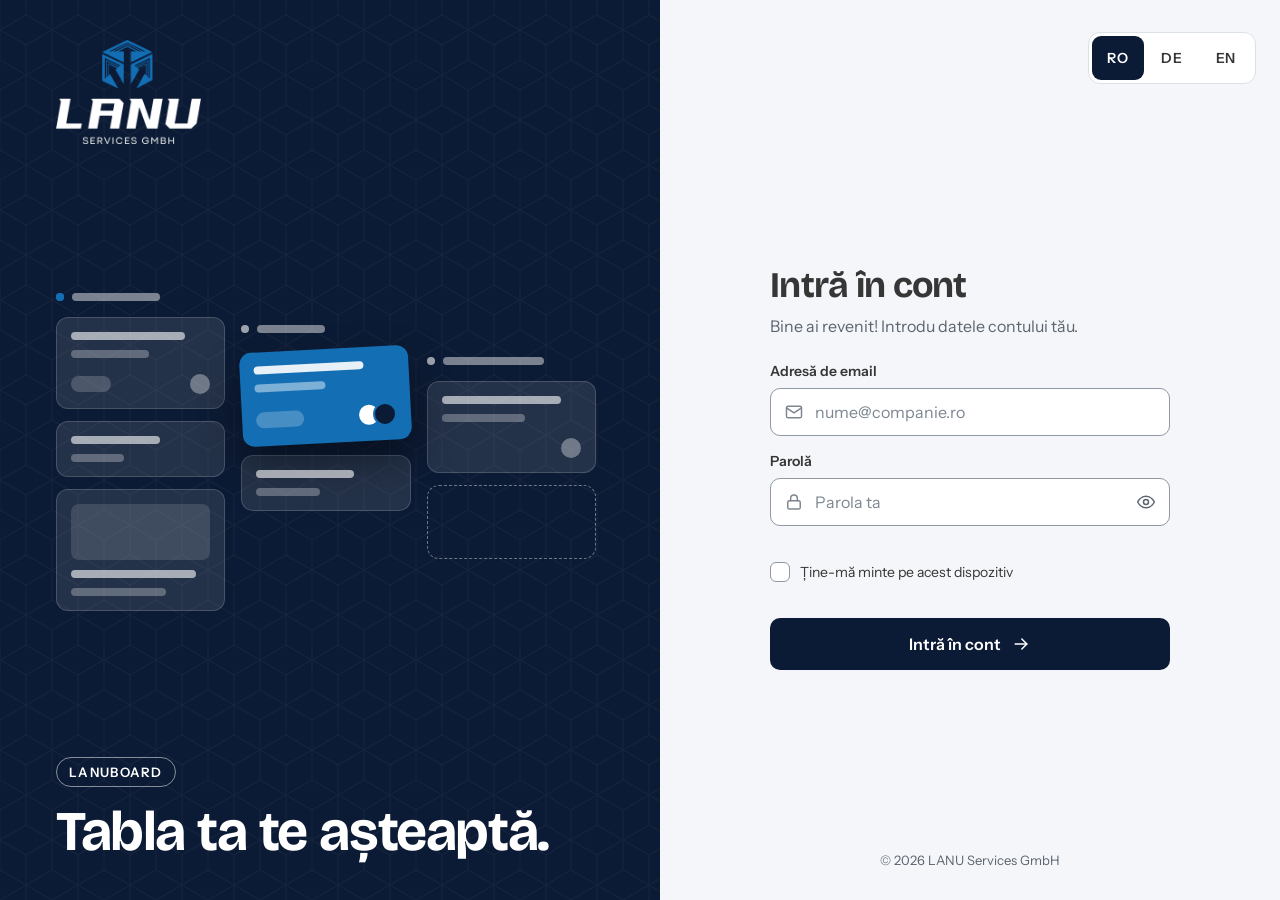
<file: design/login/reference/desktop.html>
<!doctype html>
<html lang="ro">
<head>
<meta charset="utf-8">
<meta name="viewport" content="width=device-width, initial-scale=1">
<title>LanuBoard — Login · desktop reference (≥ 1000px)</title>
<link rel="stylesheet" href="../assets/fonts/fonts.css">
<!--
  PIXEL REFERENCE for the LanuBoard login, desktop layout (design frame 1440×900).
  Exported 1:1 from the design canvas. Values here are the source of truth.
  Demo URL params: ?lang=ro|de|en  ?state=error|network|loading|success
  The submit handler is a DEMO (loading 1.4s -> success 2s -> idle). Replace with the real auth call.
-->
<style>
body{margin:0;background:#F4F6F9}
[hidden]{display:none !important}
a{color:#136EB4}a:hover{color:#0D4A7A}
.lb input::placeholder{color:#7D8691}
.lb input:focus{outline:none;border-color:#136EB4;box-shadow:0 0 0 3px rgba(19,110,180,0.2)}
.lb a:focus-visible,.lb button:focus-visible{outline:2px solid #136EB4;outline-offset:2px}
.lb-brand a:focus-visible{outline-color:#FFFFFF}
.ic{fill:none;stroke:currentColor;stroke-width:1.75;stroke-linecap:round;stroke-linejoin:round}
.lb-pat-panel{background-image:url(../assets/pattern-cubes-on-dark.svg);background-size:51.9615px 90px}
.lb-word{display:inline-block;overflow:hidden;vertical-align:top;padding:.1em 0 .14em;margin:-.1em .22em -.14em 0}
.lb-word > span{display:inline-block}
.lb-sr{position:absolute;width:1px;height:1px;padding:0;margin:-1px;overflow:hidden;clip:rect(0,0,0,0);white-space:nowrap;border:0}
.lb-field{position:relative}
.lb-ficon{position:absolute;left:14px;top:14px;color:#7D8691;pointer-events:none}
.lb-field:focus-within .lb-ficon{color:#136EB4}
.lb-input{width:100%;height:48px;box-sizing:border-box;border-radius:10px;border:1px solid #8F98A3;background:#FFFFFF;font-family:inherit;font-size:16px;color:#363636}
.lb-input[aria-invalid="true"],.lb-input[aria-invalid="true"]:focus{border-color:#C2410C}
.lb-check{position:relative;display:inline-flex;align-items:center;gap:10px;min-height:44px;cursor:pointer}
.lb-check input{position:absolute;left:0;top:50%;width:20px;height:20px;margin:-10px 0 0;opacity:0;cursor:pointer}
.lb-box{flex:none;width:20px;height:20px;box-sizing:border-box;border-radius:6px;border:1.5px solid #8F98A3;background:#FFFFFF;display:flex;align-items:center;justify-content:center;color:#FFFFFF}
.lb-tick{fill:none;stroke:currentColor;stroke-width:2;stroke-linecap:round;stroke-linejoin:round;stroke-dasharray:12;stroke-dashoffset:12}
.lb-check input:checked + .lb-box{background:#136EB4;border-color:#136EB4}
.lb-check input:checked + .lb-box .lb-tick{stroke-dashoffset:0}
.lb-check input:focus-visible + .lb-box{outline:2px solid #136EB4;outline-offset:2px}
.lb-pill{position:absolute;top:3px;left:3px;width:52px;height:44px;border-radius:9px}
.lb-lang{color:#363636}
.lb-lang[aria-pressed="true"]{color:#FFFFFF}
.lb-cur{fill:#FFFFFF;stroke:#0C1B35;stroke-width:1.5;stroke-linejoin:round}
.lb-ok path{stroke-dasharray:22;stroke-dashoffset:0}
.lb-btn{position:relative;overflow:hidden}
.lb-btn.is-success{background:#136EB4 !important}
.lb-btn-st{display:inline-flex;align-items:center;gap:10px}
@keyframes lbspin{to{transform:rotate(360deg)}}
@media (prefers-reduced-motion: reduce){.lb-spin{animation:none !important}}
@media (max-width: 880px){.lb-tiles{display:none !important}.lb-brand h2{font-size:36px !important}.lb-brand img{height:72px !important}}

.lb-anim .lb-curtain{animation:lbCurtain .9s cubic-bezier(.7,0,.2,1) both}
.lb-anim .lb-curtain.lb-pat-panel{animation:lbCurtain .9s cubic-bezier(.7,0,.2,1) both,lbDrift 80s linear infinite}
@keyframes lbCurtain{from{clip-path:inset(0 100% 0 0)}to{clip-path:inset(0 0 0 0)}}
@keyframes lbDrift{to{background-position:51.9615px 90px}}
.lb-anim .lb-logo{animation:lbLogo .9s cubic-bezier(.2,.8,.2,1) .25s both}
@keyframes lbLogo{from{opacity:0;transform:scale(.88) translateY(8px)}to{opacity:1;transform:none}}
.lb-anim .lb-in{animation:lbIn .6s cubic-bezier(.2,.8,.2,1) both}
@keyframes lbIn{from{opacity:0;transform:translateY(14px)}to{opacity:1;transform:none}}
.lb-anim .lb-line{transform-origin:left center;animation:lbLine .7s cubic-bezier(.2,.8,.2,1) both}
@keyframes lbLine{from{transform:scaleX(0)}to{transform:none}}
.lb-anim .lb-pop{animation:lbPop .5s cubic-bezier(.34,1.56,.64,1) both}
@keyframes lbPop{from{opacity:0;transform:scale(0)}to{opacity:1;transform:none}}
.lb-anim .lb-float{animation:lbFloat 6s ease-in-out 1s infinite}
.lb-anim .lb-float2{animation:lbFloat 7s ease-in-out 2s infinite}
.lb-anim .lb-float3{animation:lbFloat 8s ease-in-out 1.4s infinite}
@keyframes lbFloat{0%,100%{transform:translateY(0)}50%{transform:translateY(-4px)}}
.lb-anim .lb-ping::after{content:"";position:absolute;inset:0;border-radius:50%;background:#136EB4;animation:lbPing 2.4s cubic-bezier(0,0,.2,1) 1s infinite}
@keyframes lbPing{0%{transform:scale(1);opacity:.7}80%,100%{transform:scale(3);opacity:0}}
.lb-anim .lb-drag{animation:lbDrag 9s cubic-bezier(.45,0,.25,1) 1.6s infinite}
@keyframes lbDrag{0%,14%{transform:translate(0,0) rotate(-3deg) scale(1);opacity:1}22%{transform:translate(0,-8px) rotate(-5deg) scale(1.04);opacity:1}40%{transform:translate(calc(100% + 16px),119px) rotate(2deg) scale(1.04);opacity:1}46%,64%{transform:translate(calc(100% + 16px),127px) rotate(0deg) scale(1);opacity:1}72%{transform:translate(calc(100% + 16px),127px) rotate(0deg) scale(1);opacity:0}73%{transform:translate(0,0) rotate(-3deg) scale(.96);opacity:0}82%,100%{transform:translate(0,0) rotate(-3deg) scale(1);opacity:1}}
.lb-anim .lb-cursor{animation:lbCursor 9s ease-in-out 1.6s infinite}
@keyframes lbCursor{0%,8%{opacity:0;transform:translate(16px,16px)}15%{opacity:1;transform:translate(0,0)}18%{opacity:1;transform:scale(.82)}22%{opacity:1;transform:scale(1)}48%{opacity:1;transform:scale(1)}52%{opacity:1;transform:scale(.82)}56%{opacity:1;transform:scale(1)}64%,100%{opacity:0;transform:translate(14px,14px)}}
.lb-anim .lb-slot{animation:lbSlot 9s ease-in-out 1.6s infinite}
@keyframes lbSlot{0%,28%{border-color:rgba(255,255,255,0.4);background-color:rgba(19,110,180,0)}40%,64%{border-color:rgba(255,255,255,0.85);background-color:rgba(19,110,180,0.18)}74%,100%{border-color:rgba(255,255,255,0.4);background-color:rgba(19,110,180,0)}}
.lb-anim .lb-wa > span{animation:lbWordA .8s cubic-bezier(.2,.8,.2,1) both}
.lb-anim .lb-wb > span{animation:lbWordB .8s cubic-bezier(.2,.8,.2,1) both}
@keyframes lbWordA{from{transform:translateY(110%)}to{transform:none}}
@keyframes lbWordB{from{transform:translateY(110%)}to{transform:none}}
.lb-anim .lb-sa{animation:lbSwapA .45s cubic-bezier(.2,.8,.2,1)}
.lb-anim .lb-sb{animation:lbSwapB .45s cubic-bezier(.2,.8,.2,1)}
@keyframes lbSwapA{from{opacity:0;transform:translateY(6px)}to{opacity:1;transform:none}}
@keyframes lbSwapB{from{opacity:0;transform:translateY(6px)}to{opacity:1;transform:none}}
.lb-anim .lb-alert{animation:lbShake .45s cubic-bezier(.36,.07,.19,.97) both}
@keyframes lbShake{0%{opacity:0;transform:translateX(0)}20%{opacity:1;transform:translateX(-6px)}40%{transform:translateX(5px)}60%{transform:translateX(-3px)}80%{transform:translateX(2px)}100%{opacity:1;transform:none}}
.lb-anim .lb-eye{animation:lbEye .3s cubic-bezier(.34,1.56,.64,1) both}
@keyframes lbEye{from{opacity:0;transform:scale(.6) rotate(-20deg)}to{opacity:1;transform:none}}
.lb-anim .lb-okfx{animation:lbPop .4s cubic-bezier(.34,1.56,.64,1) both}
.lb-anim .lb-ok path{animation:lbDraw .45s ease .12s both}
@keyframes lbDraw{from{stroke-dashoffset:22}to{stroke-dashoffset:0}}
.lb-anim .lb-btn::after{content:"";position:absolute;top:0;bottom:0;left:-40%;width:30%;background:linear-gradient(90deg,rgba(255,255,255,0),rgba(255,255,255,0.22),rgba(255,255,255,0));transform:skewX(-20deg);opacity:0;pointer-events:none}
.lb-anim .lb-btn:hover::after{animation:lbSheen .8s ease}
@keyframes lbSheen{from{opacity:1;transform:skewX(-20deg) translateX(0)}to{opacity:1;transform:skewX(-20deg) translateX(600%)}}
.lb-anim .lb-btn{transition:transform .15s ease,box-shadow .2s ease,background-color .3s ease}
.lb-anim .lb-btn:hover{transform:translateY(-1px);box-shadow:0 10px 24px rgba(12,27,53,0.28)}
.lb-anim .lb-btn:active{transform:scale(.99);box-shadow:none}
.lb-anim .lb-arrow{transition:transform .2s cubic-bezier(.2,.8,.2,1)}
.lb-anim .lb-btn:hover .lb-arrow{transform:translateX(4px)}
.lb-anim input{transition:border-color .15s ease,box-shadow .15s ease}
.lb-anim .lb-ficon{transition:color .2s ease,transform .25s cubic-bezier(.34,1.56,.64,1)}
.lb-anim .lb-field:focus-within .lb-ficon{transform:scale(1.12)}
.lb-anim .lb-box{transition:background-color .2s ease,border-color .2s ease,transform .2s cubic-bezier(.34,1.56,.64,1)}
.lb-anim .lb-tick{transition:stroke-dashoffset .3s ease .05s}
.lb-anim .lb-check:active .lb-box{transform:scale(.86)}
.lb-anim .lb-pill{transition:transform .35s cubic-bezier(.2,.8,.2,1),background-color .3s ease}
.lb-anim .lb-lang{transition:color .25s ease}
.lb-anim .lb-d1{animation-delay:.06s}.lb-anim .lb-d2{animation-delay:.12s}.lb-anim .lb-d3{animation-delay:.18s}.lb-anim .lb-d4{animation-delay:.24s}.lb-anim .lb-d5{animation-delay:.3s}.lb-anim .lb-d6{animation-delay:.36s}.lb-anim .lb-d7{animation-delay:.42s}
.lb-anim .lb-t1{animation-delay:.45s}.lb-anim .lb-t2{animation-delay:.55s}.lb-anim .lb-t3{animation-delay:.65s}.lb-anim .lb-t4{animation-delay:.75s}.lb-anim .lb-t5{animation-delay:.85s}.lb-anim .lb-t6{animation-delay:.95s}
.lb-anim .lb-wa > .lb-k1,.lb-anim .lb-wb > .lb-k1{animation-delay:.5s}.lb-anim .lb-wa > .lb-k2,.lb-anim .lb-wb > .lb-k2{animation-delay:.58s}.lb-anim .lb-wa > .lb-k3,.lb-anim .lb-wb > .lb-k3{animation-delay:.66s}.lb-anim .lb-wa > .lb-k4,.lb-anim .lb-wb > .lb-k4{animation-delay:.74s}.lb-anim .lb-wa > .lb-k5,.lb-anim .lb-wb > .lb-k5{animation-delay:.82s}.lb-anim .lb-wa > .lb-k6,.lb-anim .lb-wb > .lb-k6{animation-delay:.9s}
@media (prefers-reduced-motion: reduce){.lb-anim,.lb-anim *,.lb-anim *::after{animation:none !important;transition:none !important}}
</style>
</head>
<body>
<main class="lb lb-anim" id="lb" style="min-height: 100vh; display: flex; flex-wrap: wrap; font-family: 'Instrument Sans', system-ui, sans-serif; color: #363636; background-color: #F4F6F9">

<section class="lb-brand lb-curtain lb-pat-panel" id="lb-panel" style="flex: 1 1 520px; min-width: 0; box-sizing: border-box; padding: 40px 56px; background-color: #0C1B35; color: #FFFFFF; display: flex; flex-direction: column; justify-content: space-between; gap: 48px; overflow: hidden">
<div class="lb-logo" style="display: inline-flex; align-self: flex-start">
<img src="../assets/lanu-logo-on-dark.png" width="640" height="459" alt="LANU Services GmbH" style="display: block; height: 104px; width: auto">
</div>

<div class="lb-tiles" aria-hidden="true" style="display: grid; grid-template-columns: repeat(3, minmax(0, 1fr)); gap: 16px; width: 100%; max-width: 540px; align-items: start">

<div data-depth="-8" style="transition: transform .5s cubic-bezier(.2,.8,.2,1)">
<div class="lb-in lb-d1" style="display: flex; flex-direction: column; gap: 12px">
<div style="display: flex; align-items: center; gap: 8px; height: 16px"><div class="lb-ping" style="position: relative; width: 8px; height: 8px; border-radius: 50%; background: #136EB4"></div><div class="lb-line lb-t1" style="height: 8px; width: 52%; border-radius: 4px; background: rgba(255,255,255,0.45)"></div></div>
<div class="lb-float" style="padding: 14px; border-radius: 12px; background: rgba(255,255,255,0.10); border: 1px solid rgba(255,255,255,0.16); display: flex; flex-direction: column; gap: 10px"><div class="lb-line lb-t2" style="height: 8px; width: 82%; border-radius: 4px; background: rgba(255,255,255,0.6)"></div><div class="lb-line lb-t3" style="height: 8px; width: 56%; border-radius: 4px; background: rgba(255,255,255,0.28)"></div><div style="display: flex; justify-content: space-between; align-items: center; margin-top: 6px"><div class="lb-pop lb-t4" style="width: 40px; height: 16px; border-radius: 8px; background: rgba(255,255,255,0.18)"></div><div class="lb-pop lb-t5" style="width: 20px; height: 20px; border-radius: 50%; background: rgba(255,255,255,0.35)"></div></div></div>
<div class="lb-float2" style="padding: 14px; border-radius: 12px; background: rgba(255,255,255,0.10); border: 1px solid rgba(255,255,255,0.16); display: flex; flex-direction: column; gap: 10px"><div class="lb-line lb-t3" style="height: 8px; width: 64%; border-radius: 4px; background: rgba(255,255,255,0.6)"></div><div class="lb-line lb-t4" style="height: 8px; width: 38%; border-radius: 4px; background: rgba(255,255,255,0.28)"></div></div>
<div class="lb-float3" style="padding: 14px; border-radius: 12px; background: rgba(255,255,255,0.10); border: 1px solid rgba(255,255,255,0.16); display: flex; flex-direction: column; gap: 10px"><div style="height: 56px; border-radius: 8px; background: rgba(255,255,255,0.12)"></div><div class="lb-line lb-t4" style="height: 8px; width: 90%; border-radius: 4px; background: rgba(255,255,255,0.6)"></div><div class="lb-line lb-t5" style="height: 8px; width: 68%; border-radius: 4px; background: rgba(255,255,255,0.28)"></div></div>
</div>
</div>

<div data-depth="-16" style="position: relative; z-index: 2; transition: transform .5s cubic-bezier(.2,.8,.2,1)">
<div class="lb-in lb-d2" style="display: flex; flex-direction: column; gap: 12px; margin-top: 32px">
<div style="display: flex; align-items: center; gap: 8px; height: 16px"><div style="width: 8px; height: 8px; border-radius: 50%; background: rgba(255,255,255,0.6)"></div><div class="lb-line lb-t2" style="height: 8px; width: 40%; border-radius: 4px; background: rgba(255,255,255,0.45)"></div></div>
<div class="lb-drag" style="position: relative; padding: 14px; border-radius: 12px; background: #136EB4; display: flex; flex-direction: column; gap: 10px; transform: rotate(-3deg); box-shadow: 0 20px 40px rgba(0,0,0,0.4)">
<div class="lb-line lb-t3" style="height: 8px; width: 78%; border-radius: 4px; background: rgba(255,255,255,0.9)"></div>
<div class="lb-line lb-t4" style="height: 8px; width: 50%; border-radius: 4px; background: rgba(255,255,255,0.45)"></div>
<div style="display: flex; justify-content: space-between; align-items: center; margin-top: 6px"><div class="lb-pop lb-t4" style="width: 48px; height: 16px; border-radius: 8px; background: rgba(255,255,255,0.22)"></div><div style="display: flex"><div class="lb-pop lb-t5" style="width: 20px; height: 20px; border-radius: 50%; background: #FFFFFF; border: 2px solid #136EB4"></div><div class="lb-pop lb-t6" style="width: 20px; height: 20px; border-radius: 50%; background: #0C1B35; border: 2px solid #136EB4; margin-left: -8px"></div></div></div>
<div class="lb-cursor" style="position: absolute; right: 6px; bottom: -24px; display: flex; align-items: flex-start; gap: 2px; opacity: 0; pointer-events: none">
<svg width="20" height="20" viewBox="0 0 24 24"><path class="lb-cur" d="M5 3l14 7.5-6.2 1.6L10 18.5z"></path></svg>
<span data-i18n="team" style="margin-top: 14px; padding: 2px 8px; border-radius: 999px; background: #FFFFFF; color: #0C1B35; font-size: 11px; font-weight: 700; letter-spacing: 0.02em; white-space: nowrap">Echipa</span>
</div>
</div>
<div class="lb-float3" style="padding: 14px; border-radius: 12px; background: rgba(255,255,255,0.10); border: 1px solid rgba(255,255,255,0.16); display: flex; flex-direction: column; gap: 10px"><div class="lb-line lb-t4" style="height: 8px; width: 70%; border-radius: 4px; background: rgba(255,255,255,0.6)"></div><div class="lb-line lb-t5" style="height: 8px; width: 46%; border-radius: 4px; background: rgba(255,255,255,0.28)"></div></div>
</div>
</div>

<div data-depth="-12" style="transition: transform .5s cubic-bezier(.2,.8,.2,1)">
<div class="lb-in lb-d3" style="display: flex; flex-direction: column; gap: 12px; margin-top: 64px">
<div style="display: flex; align-items: center; gap: 8px; height: 16px"><div style="width: 8px; height: 8px; border-radius: 50%; background: rgba(255,255,255,0.6)"></div><div class="lb-line lb-t3" style="height: 8px; width: 60%; border-radius: 4px; background: rgba(255,255,255,0.45)"></div></div>
<div class="lb-float2" style="padding: 14px; border-radius: 12px; background: rgba(255,255,255,0.10); border: 1px solid rgba(255,255,255,0.16); display: flex; flex-direction: column; gap: 10px"><div class="lb-line lb-t4" style="height: 8px; width: 86%; border-radius: 4px; background: rgba(255,255,255,0.6)"></div><div class="lb-line lb-t5" style="height: 8px; width: 60%; border-radius: 4px; background: rgba(255,255,255,0.28)"></div><div style="display: flex; justify-content: flex-end; margin-top: 6px"><div class="lb-pop lb-t6" style="width: 20px; height: 20px; border-radius: 50%; background: rgba(255,255,255,0.35)"></div></div></div>
<div class="lb-slot" style="height: 72px; border-radius: 12px; border: 1.5px dashed rgba(255,255,255,0.4)"></div>
</div>
</div>
</div>

<div class="lb-in lb-d4" style="max-width: 520px">
<div data-depth="-6" style="display: flex; flex-direction: column; align-items: flex-start; gap: 16px; transition: transform .5s cubic-bezier(.2,.8,.2,1)">
<span style="padding: 6px 12px; border-radius: 999px; border: 1px solid rgba(255,255,255,0.5); font-size: 13px; font-weight: 600; letter-spacing: 0.1em; text-transform: uppercase">LanuBoard</span>
<h2 id="lb-headline" style="margin: 0; font-family: 'Bricolage Grotesque', system-ui, sans-serif; font-size: 56px; line-height: 1.02; font-weight: 700; letter-spacing: -0.025em"></h2>
</div>
</div>
</section>

<section style="flex: 1 1 480px; min-width: 0; box-sizing: border-box; padding: 32px 24px; display: flex; flex-direction: column; gap: 32px">
<div class="lb-in" style="display: flex; justify-content: flex-end">
<div role="group" data-i18n-aria="langLabel" aria-label="Limba" style="position: relative; display: inline-flex; gap: 2px; padding: 3px; border-radius: 12px; border: 1px solid #DCE1E7; background: #FFFFFF">
<div class="lb-pill" id="lb-pill" aria-hidden="true" style="background: #0C1B35; transform: translateX(0px)"></div>
<button type="button" class="lb-lang" data-lang="ro" aria-pressed="true" aria-label="Română" lang="ro" style="position: relative; z-index: 1; min-width: 52px; height: 44px; padding: 0 12px; border: 0; border-radius: 9px; background: transparent; font-family: inherit; font-size: 14px; font-weight: 600; letter-spacing: 0.04em; cursor: pointer">RO</button>
<button type="button" class="lb-lang" data-lang="de" aria-pressed="false" aria-label="Deutsch" lang="de" style="position: relative; z-index: 1; min-width: 52px; height: 44px; padding: 0 12px; border: 0; border-radius: 9px; background: transparent; font-family: inherit; font-size: 14px; font-weight: 600; letter-spacing: 0.04em; cursor: pointer">DE</button>
<button type="button" class="lb-lang" data-lang="en" aria-pressed="false" aria-label="English" lang="en" style="position: relative; z-index: 1; min-width: 52px; height: 44px; padding: 0 12px; border: 0; border-radius: 9px; background: transparent; font-family: inherit; font-size: 14px; font-weight: 600; letter-spacing: 0.04em; cursor: pointer">EN</button>
</div>
</div>

<div style="flex: 1; display: flex; align-items: center; justify-content: center">
<form class="lb-form" id="lb-form" novalidate style="width: 100%; max-width: 400px; display: flex; flex-direction: column; gap: 24px">
<div class="lb-in lb-d1" style="display: flex; flex-direction: column; gap: 8px">
<h1 data-i18n="title" style="margin: 0; font-family: 'Bricolage Grotesque', system-ui, sans-serif; font-size: 36px; line-height: 1.1; font-weight: 700; letter-spacing: -0.02em; color: #363636">Intră în cont</h1>
<p data-i18n="subtitle" style="margin: 0; font-size: 16px; line-height: 1.5; color: #5B6470">Bine ai revenit! Introdu datele contului tău.</p>
</div>

<div role="alert" class="lb-alert" id="lb-alert" hidden style="display: flex; gap: 10px; align-items: flex-start; padding: 12px 14px; border-radius: 10px; background: #FFF4ED; border: 1px solid #F3C3A8; color: #9A3412; font-size: 14px; line-height: 1.45">
<svg class="ic" width="20" height="20" viewBox="0 0 24 24" aria-hidden="true" style="flex: none"><circle cx="12" cy="12" r="9"></circle><path d="M12 7.5v5.5"></path><path d="M12 16.5h.01"></path></svg>
<span id="lb-alert-text" data-i18n="error">Emailul sau parola nu se potrivesc. Verifică-le și încearcă din nou.</span>
</div>

<div style="display: flex; flex-direction: column; gap: 16px">
<div class="lb-in lb-d2" style="display: flex; flex-direction: column; gap: 8px">
<label for="lb-email" data-i18n="emailLabel" style="font-size: 14px; font-weight: 600; color: #363636">Adresă de email</label>
<div class="lb-field">
<svg class="ic lb-ficon" width="20" height="20" viewBox="0 0 24 24" aria-hidden="true"><rect x="3" y="5" width="18" height="14" rx="2"></rect><path d="M3 7l9 6 9-6"></path></svg>
<input class="lb-input" id="lb-email" type="email" name="email" autocomplete="username" required data-i18n-placeholder="emailPh" placeholder="nume@companie.ro" style="padding: 0 14px 0 44px">
</div>
</div>

<div class="lb-in lb-d3" style="display: flex; flex-direction: column; gap: 8px">
<label for="lb-password" data-i18n="pwLabel" style="font-size: 14px; font-weight: 600; color: #363636">Parolă</label>
<div class="lb-field">
<svg class="ic lb-ficon" width="20" height="20" viewBox="0 0 24 24" aria-hidden="true"><rect x="4.5" y="10.5" width="15" height="10" rx="2"></rect><path d="M8 10.5V7.5a4 4 0 0 1 8 0v3"></path></svg>
<input class="lb-input" id="lb-password" type="password" name="password" autocomplete="current-password" required data-i18n-placeholder="pwPh" placeholder="Parola ta" style="padding: 0 52px 0 44px">
<button type="button" id="lb-pw-toggle" aria-label="Arată parola" aria-controls="lb-password" style="position: absolute; right: 2px; top: 2px; width: 44px; height: 44px; display: flex; align-items: center; justify-content: center; border: 0; border-radius: 8px; background: transparent; color: #5B6470; cursor: pointer">
<svg class="ic lb-eye" data-eye="show" width="20" height="20" viewBox="0 0 24 24" aria-hidden="true"><path d="M2 12s3.5-7 10-7 10 7 10 7-3.5 7-10 7S2 12 2 12z"></path><circle cx="12" cy="12" r="3"></circle></svg>
<svg class="ic lb-eye" data-eye="hide" hidden width="20" height="20" viewBox="0 0 24 24" aria-hidden="true"><path d="M3 3l18 18"></path><path d="M10.6 5.1A10.9 10.9 0 0 1 12 5c6.5 0 10 7 10 7a17.6 17.6 0 0 1-3.2 4.2M6.6 6.6C3.9 8.4 2 12 2 12s3.5 7 10 7c1.9 0 3.6-.6 5-1.4"></path><path d="M9.9 9.9a3 3 0 0 0 4.2 4.2"></path></svg>
</button>
</div>
</div>
</div>

<label class="lb-check lb-in lb-d4" style="align-self: flex-start; font-size: 14px; color: #363636">
<input type="checkbox" name="remember" id="lb-remember">
<span class="lb-box" aria-hidden="true"><svg width="12" height="12" viewBox="0 0 12 12"><path class="lb-tick" d="M2.5 6.2 5 8.6 9.6 3.6"></path></svg></span>
<span data-i18n="remember">Ține-mă minte pe acest dispozitiv</span>
</label>

<div class="lb-in lb-d5">
<button type="submit" class="lb-btn" id="lb-submit" style="width: 100%; height: 52px; display: flex; align-items: center; justify-content: center; gap: 10px; border: 0; border-radius: 10px; background: #0C1B35; color: #FFFFFF; font-family: inherit; font-size: 16px; font-weight: 600; cursor: pointer">
<span class="lb-btn-st" data-st="loading" hidden><span class="lb-spin" aria-hidden="true" style="width: 18px; height: 18px; box-sizing: border-box; border-radius: 50%; border: 2px solid rgba(255,255,255,0.35); border-top-color: #FFFFFF; animation: lbspin 0.8s linear infinite"></span><span data-i18n="loading">Se conectează…</span></span>
<span class="lb-btn-st" data-st="success" hidden><svg class="ic lb-ok lb-okfx" width="20" height="20" viewBox="0 0 24 24" aria-hidden="true"><path d="M5 12.5l4.5 4.5L19 7.5"></path></svg><span data-i18n="success">Conectat</span></span>
<span class="lb-btn-st" data-st="idle"><span data-i18n="submit">Intră în cont</span><svg class="ic lb-arrow" width="20" height="20" viewBox="0 0 24 24" aria-hidden="true"><path d="M5 12h14"></path><path d="M13 6l6 6-6 6"></path></svg></span>
</button>
</div>
</form>
</div>

<footer class="lb-in lb-d6" style="display: flex; justify-content: center; font-size: 13px; color: #5B6470">
<span>© 2026 LANU Services GmbH</span>
</footer>
</section>
</main>

<script>
(function () {
  var TEXT = /*I18N:START*/{"ro":{"langName":"Română","langLabel":"Limba","headline":"Tabla ta te așteaptă.","team":"Echipa","title":"Intră în cont","subtitle":"Bine ai revenit! Introdu datele contului tău.","error":"Emailul sau parola nu se potrivesc. Verifică-le și încearcă din nou.","required":"Introdu adresa de email și parola.","networkError":"Nu ne-am putut conecta. Verifică conexiunea la internet și încearcă din nou.","emailLabel":"Adresă de email","emailPh":"nume@companie.ro","pwLabel":"Parolă","pwPh":"Parola ta","showPw":"Arată parola","hidePw":"Ascunde parola","remember":"Ține-mă minte pe acest dispozitiv","submit":"Intră în cont","loading":"Se conectează…","success":"Conectat"},"de":{"langName":"Deutsch","langLabel":"Sprache","headline":"Ihr Board wartet auf Sie.","team":"Team","title":"Anmelden","subtitle":"Willkommen zurück! Geben Sie Ihre Zugangsdaten ein.","error":"E-Mail-Adresse und Passwort passen nicht zusammen. Prüfen Sie Ihre Eingaben und versuchen Sie es erneut.","required":"Bitte geben Sie E-Mail-Adresse und Passwort ein.","networkError":"Die Verbindung ist fehlgeschlagen. Prüfen Sie Ihre Internetverbindung und versuchen Sie es erneut.","emailLabel":"E-Mail-Adresse","emailPh":"name@firma.de","pwLabel":"Passwort","pwPh":"Ihr Passwort","showPw":"Passwort anzeigen","hidePw":"Passwort verbergen","remember":"Auf diesem Gerät angemeldet bleiben","submit":"Anmelden","loading":"Anmeldung läuft…","success":"Angemeldet"},"en":{"langName":"English","langLabel":"Language","headline":"Your board is waiting.","team":"Team","title":"Sign in","subtitle":"Welcome back! Enter your account details.","error":"That email and password don’t match. Check them and try again.","required":"Enter your email address and password.","networkError":"We couldn’t connect. Check your internet connection and try again.","emailLabel":"Email address","emailPh":"name@company.com","pwLabel":"Password","pwPh":"Your password","showPw":"Show password","hidePw":"Hide password","remember":"Keep me signed in on this device","submit":"Sign in","loading":"Signing in…","success":"Signed in"}}/*I18N:END*/;
  var LANGS = ['ro', 'de', 'en'];
  var PILL_STEP = 54; // button min-width 52px + gap 2px

  var params = new URLSearchParams(location.search);
  var root = document.getElementById('lb');
  var form = document.getElementById('lb-form');
  var alertBox = document.getElementById('lb-alert');
  var submitBtn = document.getElementById('lb-submit');
  var pwInput = document.getElementById('lb-password');
  var pwToggle = document.getElementById('lb-pw-toggle');
  var headline = document.getElementById('lb-headline');
  var pill = document.getElementById('lb-pill');
  var lang = TEXT[params.get('lang')] ? params.get('lang') : 'ro';
  var swap = 0;
  var showPw = false;
  var timers = [];

  function t(key) { return TEXT[lang][key]; }

  // The headline animates word by word; screen readers get the whole sentence from a visually hidden copy.
  function renderHeadline() {
    headline.textContent = '';
    var sr = document.createElement('span');
    sr.className = 'lb-sr';
    sr.textContent = t('headline');
    var words = document.createElement('span');
    words.setAttribute('aria-hidden', 'true');
    headline.appendChild(sr);
    headline.appendChild(words);
    t('headline').split(' ').forEach(function (word, i) {
      var outer = document.createElement('span');
      outer.className = 'lb-word ' + (swap % 2 ? 'lb-wb' : 'lb-wa');
      var inner = document.createElement('span');
      inner.className = 'lb-k' + Math.min(i + 1, 6);
      inner.textContent = word;
      outer.appendChild(inner);
      words.appendChild(outer);
    });
  }

  function applyLang(animate) {
    document.documentElement.lang = lang;
    document.querySelectorAll('[data-i18n]').forEach(function (el) { el.textContent = t(el.dataset.i18n); });
    document.querySelectorAll('[data-i18n-placeholder]').forEach(function (el) { el.placeholder = t(el.dataset.i18nPlaceholder); });
    document.querySelectorAll('[data-i18n-aria]').forEach(function (el) { el.setAttribute('aria-label', t(el.dataset.i18nAria)); });
    pwToggle.setAttribute('aria-label', showPw ? t('hidePw') : t('showPw'));
    document.querySelectorAll('.lb-lang').forEach(function (b) { b.setAttribute('aria-pressed', String(b.dataset.lang === lang)); });
    pill.style.transform = 'translateX(' + LANGS.indexOf(lang) * PILL_STEP + 'px)';
    if (animate) {
      swap += 1;
      form.classList.remove('lb-sa', 'lb-sb');
      form.classList.add(swap % 2 ? 'lb-sa' : 'lb-sb');
    }
    renderHeadline();
  }

  var emailInput = document.getElementById('lb-email');
  var alertText = document.getElementById('lb-alert-text');

  function showAlert(key) {
    alertBox.hidden = true;
    void alertBox.offsetWidth; // restart the shake when the alert is shown again
    alertText.dataset.i18n = key;
    alertText.textContent = t(key);
    alertBox.hidden = false;
  }

  // st: 'idle' | 'loading' | 'success' | 'error' (wrong credentials) | 'network' (request failed / 5xx)
  function setState(st) {
    if (st === 'error') {
      showAlert('error');
      emailInput.setAttribute('aria-invalid', 'true');
      pwInput.setAttribute('aria-invalid', 'true');
    } else if (st === 'network') {
      showAlert('networkError');
    } else if (st !== 'idle') {
      alertBox.hidden = true;
    }
    submitBtn.classList.toggle('is-success', st === 'success');
    submitBtn.setAttribute('aria-busy', String(st === 'loading'));
    submitBtn.querySelectorAll('[data-st]').forEach(function (el) {
      el.hidden = el.dataset.st !== (st === 'loading' || st === 'success' ? st : 'idle');
    });
  }

  document.querySelectorAll('.lb-lang').forEach(function (b) {
    b.addEventListener('click', function () {
      if (b.dataset.lang === lang) return;
      lang = b.dataset.lang;
      applyLang(true);
    });
  });

  pwToggle.addEventListener('click', function () {
    showPw = !showPw;
    pwInput.type = showPw ? 'text' : 'password';
    pwToggle.setAttribute('aria-label', showPw ? t('hidePw') : t('showPw'));
    pwToggle.querySelector('[data-eye="show"]').hidden = showPw;
    pwToggle.querySelector('[data-eye="hide"]').hidden = !showPw;
  });

  // Errors clear as soon as the user edits the field they belong to.
  [emailInput, pwInput].forEach(function (input) {
    input.addEventListener('input', function () {
      input.removeAttribute('aria-invalid');
      if (!form.querySelector('[aria-invalid="true"]')) alertBox.hidden = true;
    });
  });

  // DEMO submit. Production: loading while the auth request is pending, then success (redirect) or error.
  form.addEventListener('submit', function (e) {
    e.preventDefault();
    timers.forEach(clearTimeout);
    var empty = [emailInput, pwInput].filter(function (i) { return !i.value.trim(); });
    if (empty.length) {
      empty.forEach(function (i) { i.setAttribute('aria-invalid', 'true'); });
      showAlert('required');
      empty[0].focus();
      return;
    }
    setState('loading');
    timers = [
      setTimeout(function () { setState('success'); }, 1400),
      setTimeout(function () { setState('idle'); }, 3400)
    ];
  });

  // Mouse parallax on the brand panel (desktop only, never with reduced motion).
  var panel = document.getElementById('lb-panel');
  var layers = panel.querySelectorAll('[data-depth]');
  var reduce = window.matchMedia('(prefers-reduced-motion: reduce)');
  var raf = null, nx = 0, ny = 0;
  function paint() {
    raf = null;
    layers.forEach(function (el) {
      var d = parseFloat(el.dataset.depth);
      el.style.transform = 'translate(' + (nx * d).toFixed(1) + 'px, ' + (ny * d).toFixed(1) + 'px)';
    });
  }
  panel.addEventListener('mousemove', function (e) {
    if (reduce.matches) return;
    var r = panel.getBoundingClientRect();
    nx = (e.clientX - r.left) / r.width - 0.5;
    ny = (e.clientY - r.top) / r.height - 0.5;
    if (!raf) raf = requestAnimationFrame(paint);
  });
  panel.addEventListener('mouseleave', function () { nx = 0; ny = 0; if (!raf) raf = requestAnimationFrame(paint); });

  applyLang(false);
  var initial = params.get('state');
  setState(['error', 'network', 'loading', 'success'].indexOf(initial) >= 0 ? initial : 'idle');
})();
</script>
</body>
</html>
</file>
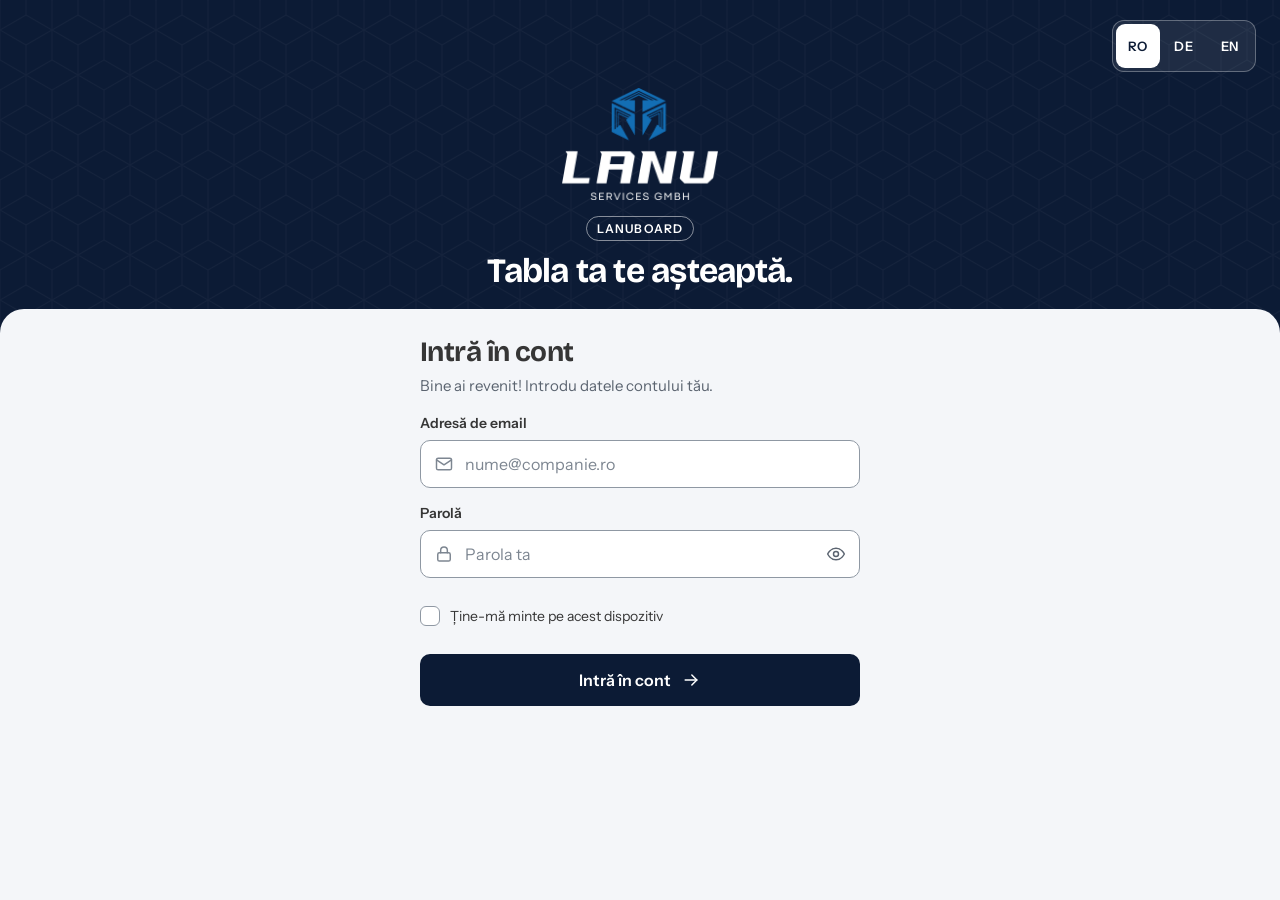
<file: design/login/reference/mobile.html>
<!doctype html>
<html lang="ro">
<head>
<meta charset="utf-8">
<meta name="viewport" content="width=device-width, initial-scale=1, viewport-fit=cover">
<title>LanuBoard — Login · mobile reference (&lt; 1000px)</title>
<link rel="stylesheet" href="../assets/fonts/fonts.css">
<!--
  PIXEL REFERENCE for the LanuBoard login, mobile layout (design frame 390×844).
  Exported 1:1 from the design canvas. The only change vs. the canvas: the root is fluid
  (100% wide, at least one screen tall) instead of a fixed 390×844 frame, and the hero-logo
  start offset is measured at runtime instead of hard-coded for 390px.
  Demo URL params: ?lang=ro|de|en  ?state=error|network|loading|success
  The submit handler is a DEMO (loading 1.4s -> success 2s -> idle). Replace with the real auth call.
-->
<style>
body{margin:0;background:#0C1B35}
[hidden]{display:none !important}
a{color:#136EB4}a:hover{color:#0D4A7A}
.lbm input::placeholder{color:#7D8691}
.lbm input:focus{outline:none;border-color:#136EB4;box-shadow:0 0 0 3px rgba(19,110,180,0.2)}
.lbm a:focus-visible,.lbm button:focus-visible{outline:2px solid #136EB4;outline-offset:2px}
.lbm-band a:focus-visible,.lbm-band button:focus-visible{outline-color:#FFFFFF}
.ic{fill:none;stroke:currentColor;stroke-width:1.75;stroke-linecap:round;stroke-linejoin:round}
.lb-pat-panel{background-image:url(../assets/pattern-cubes-on-dark.svg);background-size:51.9615px 90px}
.lb-word{display:inline-block;overflow:hidden;vertical-align:top;padding:.1em 0 .14em;margin:-.1em .22em -.14em 0}
.lb-word > span{display:inline-block}
.lb-sr{position:absolute;width:1px;height:1px;padding:0;margin:-1px;overflow:hidden;clip:rect(0,0,0,0);white-space:nowrap;border:0}
.lb-word:last-child{margin-right:0}
.lb-field{position:relative}
.lb-ficon{position:absolute;left:14px;top:14px;color:#7D8691;pointer-events:none}
.lb-field:focus-within .lb-ficon{color:#136EB4}
.lb-input{width:100%;height:48px;box-sizing:border-box;border-radius:10px;border:1px solid #8F98A3;background:#FFFFFF;font-family:inherit;font-size:16px;color:#363636}
.lb-input[aria-invalid="true"],.lb-input[aria-invalid="true"]:focus{border-color:#C2410C}
.lb-check{position:relative;display:inline-flex;align-items:center;gap:10px;min-height:44px;cursor:pointer}
.lb-check input{position:absolute;left:0;top:50%;width:20px;height:20px;margin:-10px 0 0;opacity:0;cursor:pointer}
.lb-box{flex:none;width:20px;height:20px;box-sizing:border-box;border-radius:6px;border:1.5px solid #8F98A3;background:#FFFFFF;display:flex;align-items:center;justify-content:center;color:#FFFFFF}
.lb-tick{fill:none;stroke:currentColor;stroke-width:2;stroke-linecap:round;stroke-linejoin:round;stroke-dasharray:12;stroke-dashoffset:12}
.lb-check input:checked + .lb-box{background:#136EB4;border-color:#136EB4}
.lb-check input:checked + .lb-box .lb-tick{stroke-dashoffset:0}
.lb-check input:focus-visible + .lb-box{outline:2px solid #136EB4;outline-offset:2px}
.lb-pill{position:absolute;top:3px;left:3px;width:44px;height:44px;border-radius:9px;background:#FFFFFF}
.lb-lang{color:#FFFFFF}
.lb-lang[aria-pressed="true"]{color:#0C1B35}
.lb-ok path{stroke-dasharray:22;stroke-dashoffset:0}
.lb-btn{position:relative;overflow:hidden}
.lb-btn.is-success{background:#136EB4 !important}
.lb-btn-st{display:inline-flex;align-items:center;gap:10px}
.lb-hero{position:relative;display:block;text-decoration:none}
.lb-shine{position:absolute;inset:0;pointer-events:none;background-image:linear-gradient(105deg,rgba(255,255,255,0) 35%,rgba(170,210,255,0.55) 44%,rgba(255,255,255,0.95) 50%,rgba(170,210,255,0.55) 56%,rgba(255,255,255,0) 65%);background-size:300% 100%;background-repeat:no-repeat;background-position:100% 0;-webkit-mask-image:url(../assets/lanu-logo-on-dark.png);mask-image:url(../assets/lanu-logo-on-dark.png);-webkit-mask-size:100% 100%;mask-size:100% 100%;-webkit-mask-repeat:no-repeat;mask-repeat:no-repeat}
@keyframes lbspin{to{transform:rotate(360deg)}}
@media (prefers-reduced-motion: reduce){.lb-spin{animation:none !important}}

.lb-anim.lb-pat-panel{animation:lbDrift 80s linear infinite}
@keyframes lbDrift{to{background-position:51.9615px 90px}}
.lb-anim .lb-hero{transform-origin:0 0;animation:lbHero 1.8s .1s both}
@keyframes lbHero{0%{opacity:0;transform:translate(var(--hero-dx,-92.9px),var(--hero-dy,-70px)) scale(.5)}15%{opacity:1;transform:translate(var(--hero-dx,-92.9px),var(--hero-dy,-70px)) scale(.5)}40%{opacity:1;transform:translate(var(--hero-dx,-92.9px),var(--hero-dy,-70px)) scale(.5);animation-timing-function:cubic-bezier(.65,0,.25,1)}100%{opacity:1;transform:none}}
.lb-anim .lb-shine{animation:lbShine 6s ease-in-out 1.9s infinite}
@keyframes lbShine{0%{background-position:100% 0}22%,100%{background-position:0% 0}}
.lb-anim .lb-in{animation:lbIn .6s cubic-bezier(.2,.8,.2,1) both}
@keyframes lbIn{from{opacity:0;transform:translateY(14px)}to{opacity:1;transform:none}}
.lb-anim .lb-sheet{animation:lbSheet .7s cubic-bezier(.2,.8,.2,1) .15s both}
@keyframes lbSheet{from{transform:translateY(80px)}to{transform:none}}
.lb-anim .lb-wa > span{animation:lbWordA .8s cubic-bezier(.2,.8,.2,1) both}
.lb-anim .lb-wb > span{animation:lbWordB .8s cubic-bezier(.2,.8,.2,1) both}
@keyframes lbWordA{from{transform:translateY(110%)}to{transform:none}}
@keyframes lbWordB{from{transform:translateY(110%)}to{transform:none}}
.lb-anim .lb-sa{animation:lbSwapA .45s cubic-bezier(.2,.8,.2,1)}
.lb-anim .lb-sb{animation:lbSwapB .45s cubic-bezier(.2,.8,.2,1)}
@keyframes lbSwapA{from{opacity:0;transform:translateY(6px)}to{opacity:1;transform:none}}
@keyframes lbSwapB{from{opacity:0;transform:translateY(6px)}to{opacity:1;transform:none}}
.lb-anim .lb-alert{animation:lbShake .45s cubic-bezier(.36,.07,.19,.97) both}
@keyframes lbShake{0%{opacity:0;transform:translateX(0)}20%{opacity:1;transform:translateX(-6px)}40%{transform:translateX(5px)}60%{transform:translateX(-3px)}80%{transform:translateX(2px)}100%{opacity:1;transform:none}}
.lb-anim .lb-eye{animation:lbEye .3s cubic-bezier(.34,1.56,.64,1) both}
@keyframes lbEye{from{opacity:0;transform:scale(.6) rotate(-20deg)}to{opacity:1;transform:none}}
.lb-anim .lb-okfx{animation:lbPop .4s cubic-bezier(.34,1.56,.64,1) both}
@keyframes lbPop{from{opacity:0;transform:scale(0)}to{opacity:1;transform:none}}
.lb-anim .lb-ok path{animation:lbDraw .45s ease .12s both}
@keyframes lbDraw{from{stroke-dashoffset:22}to{stroke-dashoffset:0}}
.lb-anim .lb-btn::after{content:"";position:absolute;top:0;bottom:0;left:-40%;width:30%;background:linear-gradient(90deg,rgba(255,255,255,0),rgba(255,255,255,0.22),rgba(255,255,255,0));transform:skewX(-20deg);opacity:0;pointer-events:none}
.lb-anim .lb-btn:active::after{animation:lbSheen .8s ease}
@keyframes lbSheen{from{opacity:1;transform:skewX(-20deg) translateX(0)}to{opacity:1;transform:skewX(-20deg) translateX(600%)}}
.lb-anim .lb-btn{transition:transform .15s ease,background-color .3s ease}
.lb-anim .lb-btn:active{transform:scale(.98)}
.lb-anim input{transition:border-color .15s ease,box-shadow .15s ease}
.lb-anim .lb-ficon{transition:color .2s ease,transform .25s cubic-bezier(.34,1.56,.64,1)}
.lb-anim .lb-field:focus-within .lb-ficon{transform:scale(1.12)}
.lb-anim .lb-box{transition:background-color .2s ease,border-color .2s ease,transform .2s cubic-bezier(.34,1.56,.64,1)}
.lb-anim .lb-tick{transition:stroke-dashoffset .3s ease .05s}
.lb-anim .lb-check:active .lb-box{transform:scale(.86)}
.lb-anim .lb-pill{transition:transform .35s cubic-bezier(.2,.8,.2,1)}
.lb-anim .lb-lang{transition:color .25s ease}
.lb-anim .lb-d1{animation-delay:.06s}.lb-anim .lb-d2{animation-delay:.12s}.lb-anim .lb-d3{animation-delay:.3s}.lb-anim .lb-d4{animation-delay:.36s}.lb-anim .lb-d5{animation-delay:.42s}.lb-anim .lb-d6{animation-delay:.48s}.lb-anim .lb-d7{animation-delay:.54s}
.lb-anim .lb-dh{animation-delay:1.3s}
.lb-anim .lb-wa > .lb-k1,.lb-anim .lb-wb > .lb-k1{animation-delay:1.40s}.lb-anim .lb-wa > .lb-k2,.lb-anim .lb-wb > .lb-k2{animation-delay:1.48s}.lb-anim .lb-wa > .lb-k3,.lb-anim .lb-wb > .lb-k3{animation-delay:1.56s}.lb-anim .lb-wa > .lb-k4,.lb-anim .lb-wb > .lb-k4{animation-delay:1.64s}.lb-anim .lb-wa > .lb-k5,.lb-anim .lb-wb > .lb-k5{animation-delay:1.72s}.lb-anim .lb-wa > .lb-k6,.lb-anim .lb-wb > .lb-k6{animation-delay:1.80s}
@media (prefers-reduced-motion: reduce){.lb-anim,.lb-anim *,.lb-anim *::after{animation:none !important;transition:none !important}}
</style>
</head>
<body>
<main class="lbm lb-pat-panel" id="lb" style="width: 100%; min-height: 100vh; min-height: 100dvh; box-sizing: border-box; display: flex; flex-direction: column; overflow: hidden; background-color: #0C1B35; font-family: 'Instrument Sans', system-ui, sans-serif; color: #363636">

<section class="lbm-band" id="lb-band" style="box-sizing: border-box; padding: 20px 24px 40px; display: flex; flex-direction: column; align-items: center; gap: 16px; color: #FFFFFF; text-align: center">
<div style="align-self: stretch; display: flex; justify-content: flex-end; min-height: 52px">
<div role="group" data-i18n-aria="langLabel" aria-label="Limba" class="lb-in lb-d1" style="position: relative; display: inline-flex; gap: 2px; padding: 3px; border-radius: 12px; border: 1px solid rgba(255,255,255,0.3); background: rgba(255,255,255,0.08)">
<div class="lb-pill" id="lb-pill" aria-hidden="true" style="transform: translateX(0px)"></div>
<button type="button" class="lb-lang" data-lang="ro" aria-pressed="true" aria-label="Română" lang="ro" style="position: relative; z-index: 1; min-width: 44px; height: 44px; padding: 0 8px; border: 0; border-radius: 9px; background: transparent; font-family: inherit; font-size: 13px; font-weight: 600; letter-spacing: 0.04em; cursor: pointer">RO</button>
<button type="button" class="lb-lang" data-lang="de" aria-pressed="false" aria-label="Deutsch" lang="de" style="position: relative; z-index: 1; min-width: 44px; height: 44px; padding: 0 8px; border: 0; border-radius: 9px; background: transparent; font-family: inherit; font-size: 13px; font-weight: 600; letter-spacing: 0.04em; cursor: pointer">DE</button>
<button type="button" class="lb-lang" data-lang="en" aria-pressed="false" aria-label="English" lang="en" style="position: relative; z-index: 1; min-width: 44px; height: 44px; padding: 0 8px; border: 0; border-radius: 9px; background: transparent; font-family: inherit; font-size: 13px; font-weight: 600; letter-spacing: 0.04em; cursor: pointer">EN</button>
</div>
</div>
<div class="lb-hero" id="lb-hero">
<img src="../assets/lanu-logo-on-dark.png" width="640" height="459" alt="LANU Services GmbH" style="display: block; height: 112px; width: auto">
<span class="lb-shine" aria-hidden="true"></span>
</div>
<div style="display: flex; flex-direction: column; align-items: center; gap: 12px">
<span class="lb-in lb-dh" style="padding: 4px 10px; border-radius: 999px; border: 1px solid rgba(255,255,255,0.5); font-size: 12px; font-weight: 600; letter-spacing: 0.1em; text-transform: uppercase">LanuBoard</span>
<h2 id="lb-headline" style="margin: 0; max-width: 320px; font-family: 'Bricolage Grotesque', system-ui, sans-serif; font-size: 34px; line-height: 1.05; font-weight: 700; letter-spacing: -0.025em"></h2>
</div>
</section>

<section class="lb-sheet" style="flex: 1; box-sizing: border-box; margin-top: -20px; padding: 28px 24px 24px; border-radius: 24px 24px 0 0; background-color: #F4F6F9">
<form class="lb-form" id="lb-form" novalidate style="max-width: 440px; margin: 0 auto; display: flex; flex-direction: column; gap: 16px">
<div class="lb-in lb-d3" style="display: flex; flex-direction: column; gap: 8px">
<h1 data-i18n="title" style="margin: 0; font-family: 'Bricolage Grotesque', system-ui, sans-serif; font-size: 28px; line-height: 1.1; font-weight: 700; letter-spacing: -0.02em">Intră în cont</h1>
<p data-i18n="subtitle" style="margin: 0; font-size: 15px; line-height: 1.5; color: #5B6470">Bine ai revenit! Introdu datele contului tău.</p>
</div>

<div role="alert" class="lb-alert" id="lb-alert" hidden style="display: flex; gap: 10px; align-items: flex-start; padding: 10px 12px; border-radius: 10px; background: #FFF4ED; border: 1px solid #F3C3A8; color: #9A3412; font-size: 14px; line-height: 1.4">
<svg class="ic" width="20" height="20" viewBox="0 0 24 24" aria-hidden="true" style="flex: none"><circle cx="12" cy="12" r="9"></circle><path d="M12 7.5v5.5"></path><path d="M12 16.5h.01"></path></svg>
<span id="lb-alert-text" data-i18n="error">Emailul sau parola nu se potrivesc. Verifică-le și încearcă din nou.</span>
</div>

<div class="lb-in lb-d4" style="display: flex; flex-direction: column; gap: 8px">
<label for="lb-email" data-i18n="emailLabel" style="font-size: 14px; font-weight: 600">Adresă de email</label>
<div class="lb-field">
<svg class="ic lb-ficon" width="20" height="20" viewBox="0 0 24 24" aria-hidden="true"><rect x="3" y="5" width="18" height="14" rx="2"></rect><path d="M3 7l9 6 9-6"></path></svg>
<input class="lb-input" id="lb-email" type="email" name="email" autocomplete="username" required data-i18n-placeholder="emailPh" placeholder="nume@companie.ro" style="padding: 0 14px 0 44px">
</div>
</div>

<div class="lb-in lb-d5" style="display: flex; flex-direction: column; gap: 8px">
<label for="lb-password" data-i18n="pwLabel" style="font-size: 14px; font-weight: 600">Parolă</label>
<div class="lb-field">
<svg class="ic lb-ficon" width="20" height="20" viewBox="0 0 24 24" aria-hidden="true"><rect x="4.5" y="10.5" width="15" height="10" rx="2"></rect><path d="M8 10.5V7.5a4 4 0 0 1 8 0v3"></path></svg>
<input class="lb-input" id="lb-password" type="password" name="password" autocomplete="current-password" required data-i18n-placeholder="pwPh" placeholder="Parola ta" style="padding: 0 52px 0 44px">
<button type="button" id="lb-pw-toggle" aria-label="Arată parola" aria-controls="lb-password" style="position: absolute; right: 2px; top: 2px; width: 44px; height: 44px; display: flex; align-items: center; justify-content: center; border: 0; border-radius: 8px; background: transparent; color: #5B6470; cursor: pointer">
<svg class="ic lb-eye" data-eye="show" width="20" height="20" viewBox="0 0 24 24" aria-hidden="true"><path d="M2 12s3.5-7 10-7 10 7 10 7-3.5 7-10 7S2 12 2 12z"></path><circle cx="12" cy="12" r="3"></circle></svg>
<svg class="ic lb-eye" data-eye="hide" hidden width="20" height="20" viewBox="0 0 24 24" aria-hidden="true"><path d="M3 3l18 18"></path><path d="M10.6 5.1A10.9 10.9 0 0 1 12 5c6.5 0 10 7 10 7a17.6 17.6 0 0 1-3.2 4.2M6.6 6.6C3.9 8.4 2 12 2 12s3.5 7 10 7c1.9 0 3.6-.6 5-1.4"></path><path d="M9.9 9.9a3 3 0 0 0 4.2 4.2"></path></svg>
</button>
</div>
</div>

<label class="lb-check lb-in lb-d6" style="align-self: flex-start; font-size: 14px; color: #363636">
<input type="checkbox" name="remember" id="lb-remember">
<span class="lb-box" aria-hidden="true"><svg width="12" height="12" viewBox="0 0 12 12"><path class="lb-tick" d="M2.5 6.2 5 8.6 9.6 3.6"></path></svg></span>
<span data-i18n="remember">Ține-mă minte pe acest dispozitiv</span>
</label>

<div class="lb-in lb-d7">
<button type="submit" class="lb-btn" id="lb-submit" style="width: 100%; height: 52px; display: flex; align-items: center; justify-content: center; gap: 10px; border: 0; border-radius: 10px; background: #0C1B35; color: #FFFFFF; font-family: inherit; font-size: 16px; font-weight: 600; cursor: pointer">
<span class="lb-btn-st" data-st="loading" hidden><span class="lb-spin" aria-hidden="true" style="width: 18px; height: 18px; box-sizing: border-box; border-radius: 50%; border: 2px solid rgba(255,255,255,0.35); border-top-color: #FFFFFF; animation: lbspin 0.8s linear infinite"></span><span data-i18n="loading">Se conectează…</span></span>
<span class="lb-btn-st" data-st="success" hidden><svg class="ic lb-ok lb-okfx" width="20" height="20" viewBox="0 0 24 24" aria-hidden="true"><path d="M5 12.5l4.5 4.5L19 7.5"></path></svg><span data-i18n="success">Conectat</span></span>
<span class="lb-btn-st" data-st="idle"><span data-i18n="submit">Intră în cont</span><svg class="ic" width="20" height="20" viewBox="0 0 24 24" aria-hidden="true"><path d="M5 12h14"></path><path d="M13 6l6 6-6 6"></path></svg></span>
</button>
</div>
</form>
</section>
</main>

<script>
(function () {
  var TEXT = /*I18N:START*/{"ro":{"langName":"Română","langLabel":"Limba","headline":"Tabla ta te așteaptă.","team":"Echipa","title":"Intră în cont","subtitle":"Bine ai revenit! Introdu datele contului tău.","error":"Emailul sau parola nu se potrivesc. Verifică-le și încearcă din nou.","required":"Introdu adresa de email și parola.","networkError":"Nu ne-am putut conecta. Verifică conexiunea la internet și încearcă din nou.","emailLabel":"Adresă de email","emailPh":"nume@companie.ro","pwLabel":"Parolă","pwPh":"Parola ta","showPw":"Arată parola","hidePw":"Ascunde parola","remember":"Ține-mă minte pe acest dispozitiv","submit":"Intră în cont","loading":"Se conectează…","success":"Conectat"},"de":{"langName":"Deutsch","langLabel":"Sprache","headline":"Ihr Board wartet auf Sie.","team":"Team","title":"Anmelden","subtitle":"Willkommen zurück! Geben Sie Ihre Zugangsdaten ein.","error":"E-Mail-Adresse und Passwort passen nicht zusammen. Prüfen Sie Ihre Eingaben und versuchen Sie es erneut.","required":"Bitte geben Sie E-Mail-Adresse und Passwort ein.","networkError":"Die Verbindung ist fehlgeschlagen. Prüfen Sie Ihre Internetverbindung und versuchen Sie es erneut.","emailLabel":"E-Mail-Adresse","emailPh":"name@firma.de","pwLabel":"Passwort","pwPh":"Ihr Passwort","showPw":"Passwort anzeigen","hidePw":"Passwort verbergen","remember":"Auf diesem Gerät angemeldet bleiben","submit":"Anmelden","loading":"Anmeldung läuft…","success":"Angemeldet"},"en":{"langName":"English","langLabel":"Language","headline":"Your board is waiting.","team":"Team","title":"Sign in","subtitle":"Welcome back! Enter your account details.","error":"That email and password don’t match. Check them and try again.","required":"Enter your email address and password.","networkError":"We couldn’t connect. Check your internet connection and try again.","emailLabel":"Email address","emailPh":"name@company.com","pwLabel":"Password","pwPh":"Your password","showPw":"Show password","hidePw":"Hide password","remember":"Keep me signed in on this device","submit":"Sign in","loading":"Signing in…","success":"Signed in"}}/*I18N:END*/;
  var LANGS = ['ro', 'de', 'en'];
  var PILL_STEP = 46; // button min-width 44px + gap 2px

  var params = new URLSearchParams(location.search);
  var root = document.getElementById('lb');
  var form = document.getElementById('lb-form');
  var alertBox = document.getElementById('lb-alert');
  var alertText = document.getElementById('lb-alert-text');
  var submitBtn = document.getElementById('lb-submit');
  var emailInput = document.getElementById('lb-email');
  var pwInput = document.getElementById('lb-password');
  var pwToggle = document.getElementById('lb-pw-toggle');
  var headline = document.getElementById('lb-headline');
  var pill = document.getElementById('lb-pill');
  var lang = TEXT[params.get('lang')] ? params.get('lang') : 'ro';
  var swap = 0;
  var showPw = false;
  var timers = [];

  function t(key) { return TEXT[lang][key]; }

  // The headline animates word by word; screen readers get the whole sentence from a visually hidden copy.
  function renderHeadline() {
    headline.textContent = '';
    var sr = document.createElement('span');
    sr.className = 'lb-sr';
    sr.textContent = t('headline');
    var words = document.createElement('span');
    words.setAttribute('aria-hidden', 'true');
    headline.appendChild(sr);
    headline.appendChild(words);
    t('headline').split(' ').forEach(function (word, i) {
      var outer = document.createElement('span');
      outer.className = 'lb-word ' + (swap % 2 ? 'lb-wb' : 'lb-wa');
      var inner = document.createElement('span');
      inner.className = 'lb-k' + Math.min(i + 1, 6);
      inner.textContent = word;
      outer.appendChild(inner);
      words.appendChild(outer);
    });
  }

  function applyLang(animate) {
    document.documentElement.lang = lang;
    document.querySelectorAll('[data-i18n]').forEach(function (el) { el.textContent = t(el.dataset.i18n); });
    document.querySelectorAll('[data-i18n-placeholder]').forEach(function (el) { el.placeholder = t(el.dataset.i18nPlaceholder); });
    document.querySelectorAll('[data-i18n-aria]').forEach(function (el) { el.setAttribute('aria-label', t(el.dataset.i18nAria)); });
    pwToggle.setAttribute('aria-label', showPw ? t('hidePw') : t('showPw'));
    document.querySelectorAll('.lb-lang').forEach(function (b) { b.setAttribute('aria-pressed', String(b.dataset.lang === lang)); });
    pill.style.transform = 'translateX(' + LANGS.indexOf(lang) * PILL_STEP + 'px)';
    if (animate) {
      swap += 1;
      form.classList.remove('lb-sa', 'lb-sb');
      form.classList.add(swap % 2 ? 'lb-sa' : 'lb-sb');
    }
    renderHeadline();
  }

  function showAlert(key) {
    alertBox.hidden = true;
    void alertBox.offsetWidth; // restart the shake when the alert is shown again
    alertText.dataset.i18n = key;
    alertText.textContent = t(key);
    alertBox.hidden = false;
  }

  // st: 'idle' | 'loading' | 'success' | 'error' (wrong credentials) | 'network' (request failed / 5xx)
  function setState(st) {
    if (st === 'error') {
      showAlert('error');
      emailInput.setAttribute('aria-invalid', 'true');
      pwInput.setAttribute('aria-invalid', 'true');
    } else if (st === 'network') {
      showAlert('networkError');
    } else if (st !== 'idle') {
      alertBox.hidden = true;
    }
    submitBtn.classList.toggle('is-success', st === 'success');
    submitBtn.setAttribute('aria-busy', String(st === 'loading'));
    submitBtn.querySelectorAll('[data-st]').forEach(function (el) {
      el.hidden = el.dataset.st !== (st === 'loading' || st === 'success' ? st : 'idle');
    });
  }

  document.querySelectorAll('.lb-lang').forEach(function (b) {
    b.addEventListener('click', function () {
      if (b.dataset.lang === lang) return;
      lang = b.dataset.lang;
      applyLang(true);
    });
  });

  pwToggle.addEventListener('click', function () {
    showPw = !showPw;
    pwInput.type = showPw ? 'text' : 'password';
    pwToggle.setAttribute('aria-label', showPw ? t('hidePw') : t('showPw'));
    pwToggle.querySelector('[data-eye="show"]').hidden = showPw;
    pwToggle.querySelector('[data-eye="hide"]').hidden = !showPw;
  });

  // Errors clear as soon as the user edits the field they belong to.
  [emailInput, pwInput].forEach(function (input) {
    input.addEventListener('input', function () {
      input.removeAttribute('aria-invalid');
      if (!form.querySelector('[aria-invalid="true"]')) alertBox.hidden = true;
    });
  });

  // DEMO submit. Production: loading while the auth request is pending, then success (redirect) or error.
  form.addEventListener('submit', function (e) {
    e.preventDefault();
    timers.forEach(clearTimeout);
    var empty = [emailInput, pwInput].filter(function (i) { return !i.value.trim(); });
    if (empty.length) {
      empty.forEach(function (i) { i.setAttribute('aria-invalid', 'true'); });
      showAlert('required');
      empty[0].focus();
      return;
    }
    setState('loading');
    timers = [
      setTimeout(function () { setState('success'); }, 1400),
      setTimeout(function () { setState('idle'); }, 3400)
    ];
  });

  applyLang(false);
  var initial = params.get('state');
  setState(['error', 'network', 'loading', 'success'].indexOf(initial) >= 0 ? initial : 'idle');

  // Hero logo intro (FLIP): it starts at half size in the top-left corner, where the small logo
  // used to sit (left padding, vertically centred in the 52px language row), and lands centred.
  // Measure the final position first, then turn the animations on.
  var band = document.getElementById('lb-band');
  var hero = document.getElementById('lb-hero');
  var b = band.getBoundingClientRect();
  var h = hero.getBoundingClientRect();
  var cs = getComputedStyle(band);
  var startLeft = b.left + parseFloat(cs.paddingLeft);
  var startTop = b.top + parseFloat(cs.paddingTop) + (52 - h.height * 0.5) / 2;
  root.style.setProperty('--hero-dx', (startLeft - h.left).toFixed(1) + 'px');
  root.style.setProperty('--hero-dy', (startTop - h.top).toFixed(1) + 'px');
  root.classList.add('lb-anim');
})();
</script>
</body>
</html>
</file>
<file: website/assets/fonts/fonts.css>
/* Self-hosted Google Fonts (SIL Open Font License 1.1): Bricolage Grotesque, Instrument Sans.
   Subsets: latin + latin-ext (covers Romanian ă â î ș ț and German ä ö ü ß). */

/* Bricolage Grotesque — latin-ext */
@font-face {
  font-family: 'Bricolage Grotesque';
  font-style: normal;
  font-weight: 600;
  font-stretch: 100%;
  font-display: swap;
  src: url(bricolage-grotesque-latin-ext.woff2) format('woff2');
  unicode-range: U+0100-02BA, U+02BD-02C5, U+02C7-02CC, U+02CE-02D7, U+02DD-02FF, U+0304, U+0308, U+0329, U+1D00-1DBF, U+1E00-1E9F, U+1EF2-1EFF, U+2020, U+20A0-20AB, U+20AD-20C4, U+2113, U+2C60-2C7F, U+A720-A7FF;
}

/* Bricolage Grotesque — latin */
@font-face {
  font-family: 'Bricolage Grotesque';
  font-style: normal;
  font-weight: 600;
  font-stretch: 100%;
  font-display: swap;
  src: url(bricolage-grotesque-latin.woff2) format('woff2');
  unicode-range: U+0000-00FF, U+0131, U+0152-0153, U+02BB-02BC, U+02C6, U+02DA, U+02DC, U+0304, U+0308, U+0329, U+2000-206F, U+20AC, U+2122, U+2191, U+2193, U+2212, U+2215, U+FEFF, U+FFFD;
}

/* Bricolage Grotesque — latin-ext */
@font-face {
  font-family: 'Bricolage Grotesque';
  font-style: normal;
  font-weight: 700;
  font-stretch: 100%;
  font-display: swap;
  src: url(bricolage-grotesque-latin-ext.woff2) format('woff2');
  unicode-range: U+0100-02BA, U+02BD-02C5, U+02C7-02CC, U+02CE-02D7, U+02DD-02FF, U+0304, U+0308, U+0329, U+1D00-1DBF, U+1E00-1E9F, U+1EF2-1EFF, U+2020, U+20A0-20AB, U+20AD-20C4, U+2113, U+2C60-2C7F, U+A720-A7FF;
}

/* Bricolage Grotesque — latin */
@font-face {
  font-family: 'Bricolage Grotesque';
  font-style: normal;
  font-weight: 700;
  font-stretch: 100%;
  font-display: swap;
  src: url(bricolage-grotesque-latin.woff2) format('woff2');
  unicode-range: U+0000-00FF, U+0131, U+0152-0153, U+02BB-02BC, U+02C6, U+02DA, U+02DC, U+0304, U+0308, U+0329, U+2000-206F, U+20AC, U+2122, U+2191, U+2193, U+2212, U+2215, U+FEFF, U+FFFD;
}

/* Instrument Sans — latin-ext */
@font-face {
  font-family: 'Instrument Sans';
  font-style: normal;
  font-weight: 400;
  font-stretch: 100%;
  font-display: swap;
  src: url(instrument-sans-latin-ext.woff2) format('woff2');
  unicode-range: U+0100-02BA, U+02BD-02C5, U+02C7-02CC, U+02CE-02D7, U+02DD-02FF, U+0304, U+0308, U+0329, U+1D00-1DBF, U+1E00-1E9F, U+1EF2-1EFF, U+2020, U+20A0-20AB, U+20AD-20C4, U+2113, U+2C60-2C7F, U+A720-A7FF;
}

/* Instrument Sans — latin */
@font-face {
  font-family: 'Instrument Sans';
  font-style: normal;
  font-weight: 400;
  font-stretch: 100%;
  font-display: swap;
  src: url(instrument-sans-latin.woff2) format('woff2');
  unicode-range: U+0000-00FF, U+0131, U+0152-0153, U+02BB-02BC, U+02C6, U+02DA, U+02DC, U+0304, U+0308, U+0329, U+2000-206F, U+20AC, U+2122, U+2191, U+2193, U+2212, U+2215, U+FEFF, U+FFFD;
}

/* Instrument Sans — latin-ext */
@font-face {
  font-family: 'Instrument Sans';
  font-style: normal;
  font-weight: 500;
  font-stretch: 100%;
  font-display: swap;
  src: url(instrument-sans-latin-ext.woff2) format('woff2');
  unicode-range: U+0100-02BA, U+02BD-02C5, U+02C7-02CC, U+02CE-02D7, U+02DD-02FF, U+0304, U+0308, U+0329, U+1D00-1DBF, U+1E00-1E9F, U+1EF2-1EFF, U+2020, U+20A0-20AB, U+20AD-20C4, U+2113, U+2C60-2C7F, U+A720-A7FF;
}

/* Instrument Sans — latin */
@font-face {
  font-family: 'Instrument Sans';
  font-style: normal;
  font-weight: 500;
  font-stretch: 100%;
  font-display: swap;
  src: url(instrument-sans-latin.woff2) format('woff2');
  unicode-range: U+0000-00FF, U+0131, U+0152-0153, U+02BB-02BC, U+02C6, U+02DA, U+02DC, U+0304, U+0308, U+0329, U+2000-206F, U+20AC, U+2122, U+2191, U+2193, U+2212, U+2215, U+FEFF, U+FFFD;
}

/* Instrument Sans — latin-ext */
@font-face {
  font-family: 'Instrument Sans';
  font-style: normal;
  font-weight: 600;
  font-stretch: 100%;
  font-display: swap;
  src: url(instrument-sans-latin-ext.woff2) format('woff2');
  unicode-range: U+0100-02BA, U+02BD-02C5, U+02C7-02CC, U+02CE-02D7, U+02DD-02FF, U+0304, U+0308, U+0329, U+1D00-1DBF, U+1E00-1E9F, U+1EF2-1EFF, U+2020, U+20A0-20AB, U+20AD-20C4, U+2113, U+2C60-2C7F, U+A720-A7FF;
}

/* Instrument Sans — latin */
@font-face {
  font-family: 'Instrument Sans';
  font-style: normal;
  font-weight: 600;
  font-stretch: 100%;
  font-display: swap;
  src: url(instrument-sans-latin.woff2) format('woff2');
  unicode-range: U+0000-00FF, U+0131, U+0152-0153, U+02BB-02BC, U+02C6, U+02DA, U+02DC, U+0304, U+0308, U+0329, U+2000-206F, U+20AC, U+2122, U+2191, U+2193, U+2212, U+2215, U+FEFF, U+FFFD;
}

/* Instrument Sans — latin-ext */
@font-face {
  font-family: 'Instrument Sans';
  font-style: normal;
  font-weight: 700;
  font-stretch: 100%;
  font-display: swap;
  src: url(instrument-sans-latin-ext.woff2) format('woff2');
  unicode-range: U+0100-02BA, U+02BD-02C5, U+02C7-02CC, U+02CE-02D7, U+02DD-02FF, U+0304, U+0308, U+0329, U+1D00-1DBF, U+1E00-1E9F, U+1EF2-1EFF, U+2020, U+20A0-20AB, U+20AD-20C4, U+2113, U+2C60-2C7F, U+A720-A7FF;
}

/* Instrument Sans — latin */
@font-face {
  font-family: 'Instrument Sans';
  font-style: normal;
  font-weight: 700;
  font-stretch: 100%;
  font-display: swap;
  src: url(instrument-sans-latin.woff2) format('woff2');
  unicode-range: U+0000-00FF, U+0131, U+0152-0153, U+02BB-02BC, U+02C6, U+02DA, U+02DC, U+0304, U+0308, U+0329, U+2000-206F, U+20AC, U+2122, U+2191, U+2193, U+2212, U+2215, U+FEFF, U+FFFD;
}
</file>
<file: website/assets/site.css>
/* Andera presentation website — dark, futuristic */
:root{
  --bg:#060D1B; --bg-2:#0A1426; --navy:#0C1B35; --surface:#0E1B33; --surface-2:#122343;
  --line:rgba(160,190,255,.12); --line-2:rgba(160,190,255,.2);
  --text:#E9EFF9; --muted:#9DAAC2; --dim:#6F7E99;
  --blue:#136EB4; --blue-hi:#3B9BFF; --cyan:#5CC8FF; --ink:#0B1B34;
  --display:'Bricolage Grotesque', system-ui, sans-serif; --body:'Instrument Sans', system-ui, sans-serif;
  --ease:cubic-bezier(.2,.8,.2,1);
}
*{box-sizing:border-box}
html{scroll-behavior:smooth;scroll-padding-top:84px}
body{margin:0;font-family:var(--body);color:var(--text);background:var(--bg);-webkit-font-smoothing:antialiased}
img{display:block;max-width:100%}
a{color:var(--blue-hi)}
.wrap{max-width:1200px;margin:0 auto;padding:0 24px}
.sr{position:absolute;width:1px;height:1px;overflow:hidden;clip:rect(0 0 0 0);white-space:nowrap}
.skip{position:absolute;left:16px;top:-60px;z-index:100;background:#fff;color:var(--ink);padding:10px 14px;border-radius:8px}
.skip:focus{top:12px}
.ic{fill:none;stroke:currentColor;stroke-width:1.9;stroke-linecap:round;stroke-linejoin:round}
:focus-visible{outline:2px solid var(--cyan);outline-offset:3px}

/* reveal on scroll */
[data-reveal]{opacity:0;transform:translateY(28px);transition:opacity .8s var(--ease),transform .8s var(--ease);transition-delay:var(--d,0s)}
[data-reveal].in{opacity:1;transform:none}

/* buttons */
.btn{position:relative;display:inline-flex;align-items:center;justify-content:center;gap:8px;min-height:50px;padding:0 24px;border-radius:12px;font:600 16px/1 var(--body);text-decoration:none;border:0;cursor:pointer;transition:transform .15s ease,background-color .2s ease,box-shadow .25s ease}
.btn-primary{background:linear-gradient(135deg,#1F86DA,#136EB4);color:#fff;box-shadow:0 0 0 1px rgba(92,200,255,.35) inset,0 10px 30px rgba(19,110,180,.45)}
.btn-primary:hover{transform:translateY(-2px);box-shadow:0 0 0 1px rgba(92,200,255,.6) inset,0 14px 40px rgba(59,155,255,.55)}
.btn-light{background:#fff;color:var(--navy)}
.btn-light:hover{background:#DCE8F7}
.btn-ghost-light{color:#fff;border:1px solid rgba(255,255,255,.28);background:rgba(255,255,255,.03)}
.btn-ghost-light:hover{background:rgba(255,255,255,.09);border-color:rgba(255,255,255,.5)}

/* nav */
.nav{position:sticky;top:0;z-index:40;background:rgba(6,13,27,.72);backdrop-filter:saturate(1.5) blur(14px);border-bottom:1px solid var(--line)}
.nav-in{display:flex;align-items:center;gap:32px;height:72px}
.nav-logo img{height:40px;width:auto}
.nav-links{display:flex;gap:28px;margin-right:auto}
.nav-links a{position:relative;color:rgba(233,239,249,.8);text-decoration:none;font-weight:600;font-size:15px}
.nav-links a::after{content:"";position:absolute;left:0;right:0;bottom:-6px;height:2px;border-radius:2px;background:var(--cyan);transform:scaleX(0);transition:transform .25s var(--ease)}
.nav-links a:hover{color:#fff}.nav-links a:hover::after{transform:scaleX(1)}
.nav-right{display:flex;align-items:center;gap:14px}
.lang{display:inline-flex;padding:3px;gap:2px;border-radius:10px;background:rgba(255,255,255,.06);border:1px solid var(--line-2)}
.lang button{min-width:40px;height:34px;border:0;border-radius:7px;background:transparent;color:#fff;font:700 13px/1 var(--body);letter-spacing:.04em;cursor:pointer;transition:background-color .2s}
.lang button[aria-pressed=true]{background:#fff;color:var(--navy)}
.nav-cta{min-height:40px;padding:0 16px;font-size:14px}
@media (max-width:900px){.nav-links{display:none}.nav-in{justify-content:space-between}}
@media (max-width:520px){.nav-cta{display:none}}

/* hero */
.hero{position:relative;overflow:hidden;background:radial-gradient(1200px 600px at 75% 40%,rgba(19,110,180,.22),transparent 60%),linear-gradient(180deg,#0C1B35 0%,var(--bg) 100%);color:#fff;min-height:calc(100vh - 72px)}
.city{position:absolute;inset:0;width:100%;height:100%;-webkit-mask-image:linear-gradient(to right,transparent 0%,rgba(0,0,0,.35) 30%,#000 55%);mask-image:linear-gradient(to right,transparent 0%,rgba(0,0,0,.35) 30%,#000 55%)}
.hero-in{position:relative;z-index:1;padding-top:96px;padding-bottom:120px;pointer-events:none}
.hero-slides{display:grid}
.hero-slide{grid-area:1/1;display:grid;grid-template-columns:1.05fr .95fr;gap:56px;align-items:center;opacity:0;visibility:hidden;transform:translateX(40px);filter:blur(8px);transition:opacity .6s ease,transform .8s var(--ease),filter .6s ease,visibility 0s .8s}
.hero-slide.on{opacity:1;visibility:visible;transform:none;filter:none;transition:opacity .7s ease .15s,transform .9s var(--ease) .15s,filter .7s ease .15s,visibility 0s}
.hero-slide.leave{transform:translateX(-50px);filter:blur(10px)}
.hero-in a,.hero-in button{pointer-events:auto}
.eyebrow{display:flex;flex-wrap:wrap;gap:8px;margin:0 0 24px}
.eyebrow span{padding:6px 12px;border-radius:999px;border:1px solid var(--line-2);background:rgba(10,20,38,.6);font-size:12.5px;font-weight:700;letter-spacing:.08em;text-transform:uppercase;color:#CFE3FF}
.hero h1,.hero .h1{margin:0;font-family:var(--display);font-weight:700;font-size:clamp(42px,6vw,80px);line-height:1;letter-spacing:-.035em}
.hero .h1 .w,.hero h1 .w{display:inline-block;opacity:0;transform:translateY(.4em);filter:blur(8px);animation:wordIn .9s var(--ease) forwards;animation-delay:calc(var(--i) * 70ms + 150ms)}
.hero h1 .hl,.hero .h1 .hl{background:linear-gradient(100deg,#fff 0%,#9FD6FF 30%,#3B9BFF 50%,#fff 62%,#9FD6FF 80%,#3B9BFF 100%);background-size:300% 100%;-webkit-background-clip:text;background-clip:text;color:transparent;animation:wordIn .9s var(--ease) forwards,hlShine 5s linear infinite;animation-delay:calc(var(--i) * 70ms + 150ms),1.4s}
@keyframes hlShine{to{background-position:-300% 0}}
.hs-money .h1 .hl{background-image:linear-gradient(100deg,#fff 0%,#A7F3D0 30%,#10B981 50%,#fff 62%,#A7F3D0 80%,#10B981 100%)}
@keyframes wordIn{to{opacity:1;transform:none;filter:none}}
.hero-sub{margin:24px 0 0;max-width:560px;font-size:19px;line-height:1.55;color:rgba(233,239,249,.82)}
.hero-ctas{display:flex;flex-wrap:wrap;gap:12px;margin-top:36px}
.hero-visual{position:relative;height:440px;pointer-events:none;transition:transform .8s var(--ease)}
.hv-card{position:absolute;background:rgba(255,255,255,.97);color:var(--ink);border-radius:18px;padding:22px 24px;box-shadow:0 30px 70px rgba(0,0,0,.5),0 0 0 1px rgba(255,255,255,.4);font-family:var(--body)}
.hv-delivered{left:6%;top:10px;width:min(400px,90%);animation:hvFloat 7s ease-in-out infinite}
.hv-tours{right:0;top:210px;width:min(320px,74%);animation:hvFloat 8s ease-in-out 1s infinite}
.hv-risk{left:0;top:300px;width:190px;background:#FBECEC;animation:hvFloat 6.5s ease-in-out .5s infinite}
.hv-row{display:flex;align-items:center;justify-content:space-between;gap:12px}
.hv-label{font-size:14px;font-weight:600;color:#3A4459}
.hv-live{display:inline-flex;align-items:center;gap:6px;padding:4px 10px;border-radius:999px;border:1px solid #E3E6EE;font-size:12px}
.hv-live i{width:7px;height:7px;border-radius:50%;background:#1E9E5A;animation:hvPulse 1.6s ease-in-out infinite}
.hv-big{display:flex;align-items:baseline;gap:10px;margin:14px 0 16px}
.hv-big span{font-family:var(--display);font-weight:700;font-size:56px;letter-spacing:-.03em;line-height:1}
.hv-big small{font-size:16px;color:#56607A}
.hv-bar{height:8px;border-radius:4px;background:#EEF0F5;overflow:hidden}
.hv-bar span{display:block;height:100%;background:#2F6BFF;border-radius:4px;transition:width .6s var(--ease)}
.hv-num{font-family:var(--display);font-size:34px}
.hv-split{display:flex;gap:4px;height:10px;margin:14px 0 12px}
.hv-split span{border-radius:5px;background:#1E9E5A}.hv-split span+span{background:#2F6BFF}
.hv-legend{display:flex;gap:18px;font-size:13px;color:#56607A}
.hv-legend i{display:inline-block;width:8px;height:8px;border-radius:50%;margin-right:6px}.hv-legend .g{background:#1E9E5A}.hv-legend .b{background:#2F6BFF}
.hv-legend b{color:var(--ink);margin-left:4px}
.hv-risk .hv-label{color:#B42318}
.hv-risknum{display:block;font-family:var(--display);font-size:46px;color:#D92D20;line-height:1.1;margin:6px 0 4px}
.hv-small{font-size:13px;color:#7A2E2A}
.hero-hint{text-decoration:none;position:absolute;left:50%;bottom:26px;z-index:1;transform:translateX(-50%);display:flex;align-items:center;gap:10px;color:var(--dim);font-size:13px;letter-spacing:.06em;text-transform:uppercase}
.hero-hint i{width:22px;height:34px;border:1.5px solid var(--dim);border-radius:12px;position:relative}
.hero-hint i::after{content:"";position:absolute;left:50%;top:7px;width:3px;height:7px;margin-left:-1.5px;border-radius:2px;background:var(--cyan);animation:wheel 1.8s ease-in-out infinite}
@keyframes wheel{0%{opacity:0;transform:translateY(-3px)}40%{opacity:1}100%{opacity:0;transform:translateY(9px)}}
@keyframes hvFloat{0%,100%{transform:translateY(0)}50%{transform:translateY(-10px)}}
@keyframes hvPulse{0%,100%{opacity:1}50%{opacity:.35}}
@media (max-width:960px){.hero{min-height:0}.hero-slide{grid-template-columns:1fr;gap:30px}.hero-in{padding-top:56px;padding-bottom:70px}.hero-visual{height:420px}.city{-webkit-mask-image:linear-gradient(to bottom,rgba(0,0,0,.25),#000 60%);mask-image:linear-gradient(to bottom,rgba(0,0,0,.25),#000 60%)}.hero-hint{display:none}}
@media (max-width:520px){.hero-visual{height:470px}.hv-delivered{left:0}.hv-tours{top:200px}.hv-risk{top:340px;left:0}}

/* hero: extra motion, slide 2 (money analyzer), slider nav, scan line */
.hero::before{content:"";position:absolute;inset:0;background:radial-gradient(900px 520px at 72% 42%,rgba(16,185,129,.2),transparent 60%);opacity:0;transition:opacity 1s ease;pointer-events:none}
.hero.money::before{opacity:1}
.eyebrow span{animation:chipGlow 6s ease-in-out infinite}.eyebrow span:nth-child(2){animation-delay:2s}.eyebrow span:nth-child(3){animation-delay:4s}
@keyframes chipGlow{0%,70%,100%{box-shadow:none;border-color:var(--line-2)}80%{box-shadow:0 0 18px rgba(92,200,255,.45);border-color:rgba(92,200,255,.7)}}
.hs-money .eyebrow span{color:#B8F5DD;animation-name:chipGlowE}
@keyframes chipGlowE{0%,70%,100%{box-shadow:none;border-color:var(--line-2)}80%{box-shadow:0 0 18px rgba(16,185,129,.45);border-color:rgba(110,231,183,.7)}}
.hv-links{position:absolute;inset:0;width:100%;height:100%;overflow:visible}
.hv-links path{fill:none;stroke:rgba(92,200,255,.5);stroke-width:1.6;stroke-dasharray:4 7;vector-effect:non-scaling-stroke;animation:flowDash 1.6s linear infinite}
@keyframes flowDash{to{stroke-dashoffset:-22}}
.hv-spark{display:block;width:100%;height:38px;margin-top:12px;overflow:visible}
.hv-spark polyline{fill:none;stroke:#2F6BFF;stroke-width:2.2;stroke-linejoin:round;vector-effect:non-scaling-stroke}
.hv-spark path{fill:rgba(47,107,255,.12)}
.hv-split span{position:relative;overflow:hidden}.hv-split span::after{content:"";position:absolute;inset:0;background:linear-gradient(90deg,transparent,rgba(255,255,255,.55),transparent);transform:translateX(-100%);animation:shimmer 2.8s ease-in-out infinite}
@keyframes shimmer{60%,100%{transform:translateX(100%)}}
.hv-ring{position:absolute;left:18px;top:40px;width:48px;height:48px;border-radius:50%;border:2px solid #E5484D;opacity:0;animation:ringOut 2.2s ease-out infinite}
@keyframes ringOut{0%{transform:scale(.6);opacity:.8}100%{transform:scale(1.8);opacity:0}}
.btn-emer{background:linear-gradient(135deg,#10B981,#047857);box-shadow:0 0 0 1px rgba(110,231,183,.4) inset,0 10px 30px rgba(16,185,129,.4)}
.btn-emer:hover{box-shadow:0 0 0 1px rgba(110,231,183,.7) inset,0 14px 40px rgba(16,185,129,.55)}
.hv2{height:440px}
.hv2-flow{position:absolute;inset:0;width:100%;height:100%}
.hv2-flow path{fill:none;stroke:rgba(110,231,183,.5);stroke-width:2;stroke-dasharray:3 8;animation:flowDash 1.2s linear infinite}
.hv2-gauge{position:absolute;left:50%;top:50%;width:230px;height:230px;margin:-128px 0 0 -115px;filter:drop-shadow(0 0 40px rgba(16,185,129,.35))}
.hv2-gauge svg{width:100%;height:100%;transform:rotate(-90deg)}
.hv2-gauge .tr{fill:none;stroke:rgba(255,255,255,.08);stroke-width:14}
.hv2-gauge .val{fill:none;stroke:#10B981;stroke-width:14;stroke-linecap:round}
.hv2-gauge .in{fill:rgba(6,18,24,.85);stroke:rgba(110,231,183,.25);stroke-width:1}
.hv2-c{position:absolute;inset:0;display:flex;flex-direction:column;align-items:center;justify-content:center;text-align:center;padding:0 40px}
.hv2-c small{color:#9DE7CB;font-size:10.5px;line-height:1.3;letter-spacing:.04em}
.hv2-c b{font:800 30px/1.1 var(--display);color:#fff;letter-spacing:-.02em;margin:4px 0;font-variant-numeric:tabular-nums;text-shadow:0 0 20px rgba(16,185,129,.6);white-space:nowrap}
.hv2-c span{color:#6EE7B7;font-weight:700;font-size:13px}.hv2-c em,.hv2-c i{font-style:normal}.hv2-c em{color:#9DAAC2;font-weight:500}
.hv2-chip{position:absolute;padding:10px 14px;border-radius:14px;background:rgba(10,24,30,.8);border:1px solid rgba(110,231,183,.3);box-shadow:0 14px 40px rgba(0,0,0,.4);backdrop-filter:blur(6px);animation:hvFloat 7s ease-in-out infinite}
.hv2-chip small{display:block;color:#9DAAC2;font-size:11px;font-weight:600}.hv2-chip b{font:800 18px var(--display);color:#fff;font-variant-numeric:tabular-nums;white-space:nowrap}
.hv2-chip.c1{left:0;top:30px}.hv2-chip.c1 b{color:#7DD3FC}
.hv2-chip.c2{right:0;top:52px;animation-delay:1s}.hv2-chip.c3{left:0;bottom:84px;animation-delay:.5s}.hv2-chip.c4{right:0;bottom:84px;animation-delay:1.5s}
.hv2-chip.c2 b,.hv2-chip.c3 b,.hv2-chip.c4 b{color:#FCA5A5}
.hv2-days{position:absolute;left:50%;bottom:0;width:250px;margin-left:-125px;padding:10px 12px;border-radius:12px;background:rgba(10,24,30,.8);border:1px solid rgba(110,231,183,.25)}
.hv2-days small{display:block;color:#9DAAC2;font-size:10.5px;font-weight:600;margin-bottom:6px}
#hv2-bars{display:flex;align-items:flex-end;gap:4px;height:46px}
#hv2-bars i{flex:1;height:var(--h);border-radius:3px 3px 0 0;transform-origin:50% 100%;animation:barUp .7s var(--ease) both;animation-delay:calc(var(--i) * 60ms + .3s)}
#hv2-bars i.p{background:linear-gradient(180deg,#34D399,#059669)}#hv2-bars i.n{background:#E5484D;align-self:flex-start;border-radius:0 0 3px 3px;transform-origin:50% 0}
.hv2-eur{position:absolute;inset:0;pointer-events:none;overflow:hidden}
.hv2-eur i{position:absolute;left:var(--x);bottom:-30px;font:800 calc(16px * var(--s)) var(--display);font-style:normal;color:rgba(110,231,183,.55);animation:eurUp 6s linear infinite;animation-delay:var(--d)}
@keyframes eurUp{0%{transform:translateY(0);opacity:0}15%{opacity:1}100%{transform:translateY(-480px);opacity:0}}
.hsl-nav{position:relative;display:flex;align-items:center;gap:8px;margin-top:44px;pointer-events:auto}
.hs-arr{width:40px;height:40px;border-radius:12px;border:1px solid var(--line-2);background:rgba(10,20,38,.6);color:#fff;font:600 20px/1 var(--body);cursor:pointer;transition:all .2s}
.hs-arr:hover{border-color:rgba(92,200,255,.6);background:rgba(59,155,255,.15)}
.hs-tab{position:relative;overflow:hidden;display:flex;align-items:center;gap:10px;height:40px;padding:0 16px;border-radius:12px;border:1px solid var(--line-2);background:rgba(10,20,38,.6);color:var(--muted);font:600 13.5px var(--body);cursor:pointer;transition:all .3s}
.hs-tab b{font:800 12px var(--display);color:var(--dim)}
.hs-tab.on{color:#fff;border-color:rgba(92,200,255,.5)}.hs-tab.on b{color:var(--cyan)}
.hero.money .hs-tab.on{border-color:rgba(110,231,183,.55)}.hero.money .hs-tab.on b{color:#6EE7B7}
.hs-tab i{position:absolute;left:0;bottom:0;height:2px;width:0;background:linear-gradient(90deg,#3B9BFF,#5CC8FF)}
.hero.money .hs-tab i{background:linear-gradient(90deg,#10B981,#6EE7B7)}
.hs-tab.run i{animation:prog var(--hs-dur,9s) linear forwards}
.hero-scan{position:absolute;top:0;bottom:0;left:-20%;width:18%;z-index:2;pointer-events:none;background:linear-gradient(90deg,transparent,rgba(92,200,255,.08),rgba(200,240,255,.35),rgba(92,200,255,.08),transparent);opacity:0}
.hero.money .hero-scan{background:linear-gradient(90deg,transparent,rgba(16,185,129,.08),rgba(200,255,230,.35),rgba(16,185,129,.08),transparent)}
.hero-scan.run{animation:heroScan 1s cubic-bezier(.5,0,.3,1)}
@keyframes heroScan{0%{left:-20%;opacity:1}100%{left:105%;opacity:.6}}
@media (max-width:960px){.hs-tab span{display:none}.hv2{height:400px}.hsl-nav{margin-top:28px}}
@media (max-width:520px){.hv2-gauge{transform:scale(.82)}.hv2-chip{padding:8px 10px}.hv2-chip b{font-size:15px}.hv2-chip.c3,.hv2-chip.c4{bottom:96px}}

/* the rest of the page: more motion */
@property --ang{syntax:'<angle>';inherits:false;initial-value:0deg}
.prod.glow{border:1px solid transparent;background:linear-gradient(180deg,var(--surface),var(--bg-2)) padding-box,conic-gradient(from var(--ang),rgba(160,190,255,.12) 0deg,rgba(160,190,255,.12) 220deg,rgba(92,200,255,.85) 285deg,rgba(160,190,255,.12) 330deg) border-box;animation:spinAng 7s linear infinite}
.prod.glow:nth-child(2){animation-delay:-2.3s}.prod.glow:nth-child(3){animation-delay:-4.6s}
@keyframes spinAng{to{--ang:360deg}}
.prod-ico{animation:icoFloat 4s ease-in-out infinite}.prod:nth-child(2) .prod-ico{animation-delay:.6s}.prod:nth-child(3) .prod-ico{animation-delay:1.2s}
@keyframes icoFloat{0%,100%{transform:translateY(0);box-shadow:0 0 0 rgba(92,200,255,0)}50%{transform:translateY(-4px);box-shadow:0 0 22px rgba(92,200,255,.35)}}
.ben .bi{animation:biPulse 6s ease-in-out infinite}.ben:nth-child(2) .bi{animation-delay:1s}.ben:nth-child(3) .bi{animation-delay:2s}.ben:nth-child(4) .bi{animation-delay:3s}.ben:nth-child(5) .bi{animation-delay:4s}.ben:nth-child(6) .bi{animation-delay:5s}
@keyframes biPulse{0%,80%,100%{box-shadow:none;transform:none}88%{box-shadow:0 0 24px rgba(92,200,255,.5);transform:translateY(-3px) rotate(-6deg)}}
.cta-band{animation:cubesPan 40s linear infinite}
@keyframes cubesPan{to{background-position:519.615px 900px}}
.cta-band::before{animation:ctaLight 9s ease-in-out infinite alternate}
@keyframes ctaLight{from{transform:translateX(-30%)}to{transform:translateX(10%)}}
.sec-head[data-reveal] .kicker::before{width:0;transition:width .9s var(--ease) .3s}.sec-head.in .kicker::before{width:24px}
.contact-list .ic{animation:icoFloat 5s ease-in-out infinite;border-radius:6px}

/* live ticker */
.ticker{position:relative;border-top:1px solid var(--line);border-bottom:1px solid var(--line);background:rgba(10,20,38,.85);overflow:hidden;-webkit-mask-image:linear-gradient(to right,transparent,#000 8%,#000 92%,transparent);mask-image:linear-gradient(to right,transparent,#000 8%,#000 92%,transparent)}
.ticker-track{display:flex;gap:44px;width:max-content;padding:16px 0;animation:tick 55s linear infinite}
.ticker:hover .ticker-track{animation-play-state:paused}
.tk{display:inline-flex;align-items:center;gap:10px;white-space:nowrap;font-size:14px;color:var(--muted)}
.tk b{color:var(--text);font-weight:600}
.tk time{font-variant-numeric:tabular-nums;color:var(--dim)}
.tk i{width:8px;height:8px;border-radius:50%;background:var(--c);box-shadow:0 0 12px var(--c)}
@keyframes tick{to{transform:translateX(-50%)}}

/* glow cards (cursor-following highlight) */
.glow{position:relative;background:linear-gradient(180deg,var(--surface),var(--bg-2));border:1px solid var(--line);border-radius:18px;overflow:hidden;isolation:isolate}
.glow::before{content:"";position:absolute;inset:0;z-index:-1;background:radial-gradient(420px circle at var(--mx,50%) var(--my,-20%),rgba(59,155,255,.16),transparent 45%);opacity:0;transition:opacity .3s}
.glow:hover::before{opacity:1}
.glow:hover{border-color:var(--line-2)}

/* products */
.products{padding:90px 0 20px}
.prod-grid{display:grid;grid-template-columns:repeat(3,minmax(0,1fr));gap:16px}
.prod{display:flex;flex-direction:column;gap:10px;padding:26px;color:var(--text);text-decoration:none;transition:transform .3s var(--ease),border-color .3s}
a.prod:hover{transform:translateY(-4px)}
.prod h3{margin:0;font-family:var(--display);font-size:26px;letter-spacing:-.01em}
.prod p{margin:0;color:var(--muted);line-height:1.55}
.prod-ico{width:46px;height:46px;border-radius:12px;display:flex;align-items:center;justify-content:center;background:rgba(59,155,255,.12);color:var(--cyan);border:1px solid rgba(92,200,255,.25);margin-bottom:6px}
.prod-tag{align-self:flex-start;padding:4px 10px;border-radius:999px;background:rgba(59,155,255,.12);color:#9FD6FF;font-size:11.5px;font-weight:700;letter-spacing:.06em;text-transform:uppercase}
.prod-more{margin-top:auto;color:var(--cyan);font-weight:600}
.prod-soon{margin-top:auto;color:var(--dim);font-size:14px;font-weight:600}
@media (max-width:860px){.prod-grid{grid-template-columns:1fr}}

/* section heads */
.sec-head{max-width:780px;margin:0 0 44px}
.kicker{display:inline-flex;align-items:center;gap:10px;margin:0 0 14px;color:var(--cyan);font-weight:700;font-size:13px;letter-spacing:.12em;text-transform:uppercase}
.kicker::before{content:"";width:24px;height:1.5px;background:var(--cyan)}
.sec-head h2{margin:0;font-family:var(--display);font-size:clamp(32px,4vw,52px);line-height:1.05;letter-spacing:-.025em}
.sec-head p{margin:18px 0 0;font-size:18px;line-height:1.6;color:var(--muted)}

/* tour */
.tour{position:relative;padding:120px 0 110px;background:
  radial-gradient(900px 500px at 70% 20%,rgba(19,110,180,.18),transparent 60%),
  linear-gradient(rgba(160,190,255,.05) 1px,transparent 1px) 0 0/48px 48px,
  linear-gradient(90deg,rgba(160,190,255,.05) 1px,transparent 1px) 0 0/48px 48px,var(--bg)}
.tour-grid{display:grid;grid-template-columns:340px minmax(0,1fr);gap:36px;align-items:start}
.steps{list-style:none;margin:0;padding:0;display:flex;flex-direction:column;gap:6px;position:sticky;top:96px}
.step button{width:100%;display:flex;gap:14px;align-items:flex-start;text-align:left;padding:14px 16px;border-radius:14px;border:1px solid transparent;background:transparent;font:inherit;color:var(--muted);cursor:pointer;position:relative;overflow:hidden;transition:background-color .25s,border-color .25s,color .25s}
.step button:hover{background:rgba(255,255,255,.04);color:var(--text)}
.step .n{flex:none;width:28px;height:28px;border-radius:50%;display:flex;align-items:center;justify-content:center;background:rgba(255,255,255,.06);border:1px solid var(--line-2);color:var(--muted);font-weight:700;font-size:13px;transition:all .25s}
.step .t{display:block;font-weight:700;font-size:16px;line-height:1.3}
.step .d{display:none;margin-top:6px;font-size:14px;line-height:1.55;color:var(--muted)}
.step.on button{background:linear-gradient(180deg,rgba(19,110,180,.2),rgba(19,110,180,.06));border-color:rgba(92,200,255,.35);color:var(--text);box-shadow:0 0 30px rgba(59,155,255,.12)}
.step.on .n{background:var(--blue-hi);border-color:var(--blue-hi);color:#fff;box-shadow:0 0 14px rgba(59,155,255,.7)}
.step.on .d{display:block}
.step .prog{position:absolute;left:0;bottom:0;height:2px;width:0;background:linear-gradient(90deg,var(--blue-hi),var(--cyan))}
.step.on.auto .prog{animation:prog var(--dur,7s) linear forwards}
@keyframes prog{to{width:100%}}
.step-grp button{width:100%;display:flex;align-items:center;gap:10px;margin-top:6px;padding:10px 14px;border-radius:12px;border:1px solid var(--line-2);background:rgba(255,255,255,.03);font:700 13px var(--body);letter-spacing:.06em;text-transform:uppercase;color:var(--muted);cursor:pointer;transition:all .25s}
.step-grp:first-child button{margin-top:0}
.step-grp button:hover{color:var(--text);border-color:rgba(92,200,255,.4)}
.step-grp.on button{color:var(--cyan);border-color:rgba(92,200,255,.35);background:rgba(59,155,255,.08)}
.step-grp em{font-style:normal;padding:2px 8px;border-radius:999px;background:rgba(255,255,255,.08);font-size:11px;letter-spacing:0}
.step-grp .g-t{flex:1;text-align:left}
.step-grp .g-c{width:20px;text-align:center;font-size:16px;line-height:1}
@media (max-width:980px){.step-grp{flex:none}.step-grp button{margin-top:0;height:100%;white-space:nowrap}}
.screen-col{perspective:1600px}
.browser{border-radius:16px;background:#0F1C33;border:1px solid var(--line-2);box-shadow:0 40px 90px rgba(0,0,0,.55),0 0 80px rgba(19,110,180,.22);overflow:hidden;transform:rotateX(var(--rx,0deg)) rotateY(var(--ry,0deg));transition:transform .4s var(--ease);transform-style:preserve-3d}
.browser-bar{display:flex;align-items:center;gap:7px;height:40px;padding:0 14px;background:#101E37;border-bottom:1px solid var(--line)}
.browser-bar i{width:11px;height:11px;border-radius:50%;background:#2A3A58}
.browser-bar span{margin-left:12px;padding:4px 14px;border-radius:7px;background:#0A1426;font-size:12px;color:var(--muted)}
.screen{position:relative;height:620px;overflow:hidden;background:#F3F4F7}
.step-now{display:none}
@media (max-width:980px){
  .tour{padding:96px 0 72px}
  .tour-grid{grid-template-columns:1fr}
  .steps{position:static;flex-direction:row;overflow-x:auto;gap:8px;padding-bottom:6px;scrollbar-width:none}
  .step{flex:none}
  .step button{padding:10px 14px;align-items:center;white-space:nowrap}
  .step .d{display:none!important}
  .screen{height:420px}
  .browser{transform:none}
  .step-now{display:block;margin-top:16px;padding:18px 20px;border-radius:14px;background:var(--surface);border:1px solid var(--line)}
  .step-now b{display:block;font-size:17px;margin-bottom:6px}
  .step-now p{margin:0;color:var(--muted);line-height:1.5}
}
@media (max-width:520px){.screen{height:340px}}

/* page menu + switch transition */
.pages{position:relative;display:inline-flex;flex-wrap:wrap;gap:4px;max-width:100%;margin:0 0 28px;padding:5px;border-radius:16px;background:rgba(10,20,38,.75);border:1px solid var(--line-2);box-shadow:0 0 40px rgba(19,110,180,.18);scrollbar-width:none}
.pages::-webkit-scrollbar{display:none}
.pages button{position:relative;z-index:1;display:inline-flex;align-items:center;gap:8px;height:46px;padding:0 14px;border:0;border-radius:11px;background:transparent;color:var(--muted);font:700 14.5px var(--body);cursor:pointer;white-space:nowrap;transition:color .3s}
.pages button:hover{color:var(--text)}
.pages button[aria-selected=true]{color:#fff}
.pages em{font-style:normal;font-size:11px;padding:2px 7px;border-radius:999px;background:rgba(255,255,255,.08);color:var(--muted);transition:all .3s}
.pages button[aria-selected=true] em{background:rgba(255,255,255,.2);color:#fff}
.pages-ind{position:absolute;top:5px;height:46px;left:5px;width:0;border-radius:11px;background:linear-gradient(135deg,#136EB4,#3B9BFF);box-shadow:0 0 26px rgba(59,155,255,.55),inset 0 1px 0 rgba(255,255,255,.25);transition:left .55s var(--ease),width .55s var(--ease),top .55s var(--ease)}
.steps.leave{opacity:0;transform:translateX(-14px);transition:opacity .3s,transform .3s}
.steps.enter .step{animation:stepIn .6s var(--ease) both;animation-delay:calc(var(--i) * 70ms + 100ms)}
@keyframes stepIn{from{opacity:0;transform:translateX(-20px);filter:blur(5px)}}
.screen .fx{position:absolute;inset:0;z-index:5;pointer-events:none;opacity:0;display:flex;align-items:center;justify-content:center;background:radial-gradient(circle at 50% 50%,rgba(19,110,180,.4),transparent 60%),linear-gradient(rgba(92,200,255,.13) 1px,transparent 1px) 0 0/32px 32px,linear-gradient(90deg,rgba(92,200,255,.13) 1px,transparent 1px) 0 0/32px 32px,rgba(6,13,27,.9)}
.screen .fx::after{content:"";position:absolute;left:0;right:0;top:0;height:2px;background:var(--cyan);box-shadow:0 0 22px 5px rgba(92,200,255,.7);opacity:0}
.screen.warp .fx{animation:fxShow 1.3s var(--ease) forwards}
.screen.warp .fx::after{animation:scan 1.1s cubic-bezier(.6,0,.3,1) forwards}
@keyframes fxShow{0%{opacity:0}22%,62%{opacity:1}100%{opacity:0}}
@keyframes scan{0%{top:0;opacity:1}100%{top:100%;opacity:.15}}
.fx-c{display:flex;flex-direction:column;align-items:center;gap:12px;color:#fff;text-align:center}
.screen.warp .fx-c{animation:fxC 1.3s var(--ease) forwards}
@keyframes fxC{0%{transform:scale(.9);opacity:0;filter:blur(6px)}25%,62%{transform:none;opacity:1;filter:none}100%{transform:scale(1.08);opacity:0;filter:blur(4px)}}
.fx-c small{font-size:12px;font-weight:700;letter-spacing:.26em;text-transform:uppercase;color:var(--cyan)}
.fx-c b{font-family:var(--display);font-size:clamp(22px,3vw,34px);letter-spacing:-.01em;text-shadow:0 0 30px rgba(59,155,255,.8)}
.fx-bar{width:200px;height:3px;border-radius:2px;background:rgba(255,255,255,.12);overflow:hidden}
.fx-bar i{display:block;height:100%;width:0;background:linear-gradient(90deg,#3B9BFF,#5CC8FF);box-shadow:0 0 10px #5CC8FF}
.screen.warp .fx-bar i{animation:fxBar .75s .1s var(--ease) forwards}
@keyframes fxBar{to{width:100%}}
.pages .ps{display:none}
@media (max-width:1180px) and (min-width:601px){.pages{display:grid;grid-template-columns:repeat(3,auto)}}
@media (max-width:600px){.pages{display:grid;grid-template-columns:1fr 1fr;width:100%}.pages em,.pages .ic,.pages .pl{display:none}.pages .ps{display:inline}.pages button{justify-content:center;height:44px;padding:0 10px;font-size:14px;gap:8px}}

/* equipment story */
.equip{background:radial-gradient(900px 500px at 75% 30%,rgba(245,166,35,.08),transparent 60%),linear-gradient(rgba(160,190,255,.05) 1px,transparent 1px) 0 0/48px 48px,linear-gradient(90deg,rgba(160,190,255,.05) 1px,transparent 1px) 0 0/48px 48px,var(--bg)}
.eq-col{min-width:0}
.eq-picks{display:flex;flex-wrap:wrap;gap:8px;margin-bottom:14px}
.eq-picks button{display:inline-flex;align-items:center;gap:8px;height:40px;padding:0 16px;border-radius:999px;border:1px solid var(--line-2);background:rgba(255,255,255,.04);color:var(--muted);font:700 14px var(--body);cursor:pointer;transition:all .25s}
.eq-picks button:hover{color:var(--text);border-color:rgba(92,200,255,.4)}
.eq-picks button[aria-pressed=true]{background:linear-gradient(135deg,#136EB4,#3B9BFF);border-color:transparent;color:#fff;box-shadow:0 0 22px rgba(59,155,255,.45)}
.eq-wrap{position:relative;aspect-ratio:760/520;border-radius:20px;overflow:hidden;border:1px solid var(--line-2);background:radial-gradient(500px 340px at 70% 45%,rgba(59,155,255,.18),transparent 70%),linear-gradient(rgba(160,190,255,.06) 1px,transparent 1px) 0 0/38px 38px,linear-gradient(90deg,rgba(160,190,255,.06) 1px,transparent 1px) 0 0/38px 38px,#0A1426;box-shadow:0 40px 90px rgba(0,0,0,.5),0 0 80px rgba(19,110,180,.18)}
.eq-stage{position:absolute;left:0;top:0;width:760px;height:520px;transform-origin:0 0;font-family:var(--body);color:#0B1B34;font-size:11px}
.eq-stage *{box-sizing:border-box}
.eq-stage svg{display:block}
/* printer + label */
.pr{position:absolute;left:40px;top:250px;width:230px;height:230px;transition:transform .8s var(--ease),opacity .6s}
.pr-back,.pr-front{position:absolute;inset:0;width:230px;height:230px;filter:drop-shadow(0 30px 40px rgba(0,0,0,.5))}
.pr-back{z-index:1}.pr-front{z-index:3}
.pr-led{fill:#5C6676}
.s1 .pr-led{animation:led .5s steps(2) 6 .4s}
@keyframes led{50%{fill:#5CC8FF;filter:drop-shadow(0 0 4px #5CC8FF)}}
.lb-fly{position:absolute;left:40px;top:-40px;z-index:2;transform-origin:0 0}
.s1 .lb-fly{animation:printOut 2.2s steps(14) .5s both}
@keyframes printOut{from{transform:translateY(105px)}}
.s2 .lb-fly{z-index:6;transform:translate(calc(350px + var(--tx)),calc(-120px + var(--ty))) rotate(-4deg) scale(.42);animation:stick 1.7s cubic-bezier(.5,0,.2,1) .3s both}
@keyframes stick{0%{transform:none}35%{transform:translate(70px,-70px) rotate(-12deg) scale(.95)}100%{transform:translate(calc(350px + var(--tx)),calc(-120px + var(--ty))) rotate(-4deg) scale(.42)}}
.eq-stage:not(.s1):not(.s2) .lb-fly{opacity:0}
.eq-stage:not(.s1):not(.s2) .pr{transform:translateX(-360px) rotate(-10deg);opacity:0}
.lbl{width:150px;height:100px;display:flex;align-items:center;gap:8px;padding:10px;border-radius:7px;background:#fff;box-shadow:0 10px 24px rgba(0,0,0,.35)}
.lbl-qr{width:64px;height:64px;flex:none}.lbl-qr .qr{width:100%;height:100%}
.lbl-t{display:flex;flex-direction:column;gap:4px;min-width:0}
.lbl-t b{font:800 13px var(--display);letter-spacing:.08em;color:#0C1B35}
.lbl-t code{font:700 7.4px/1.2 ui-monospace,Menlo,monospace;color:#0B1B34;white-space:nowrap}
.lbl-t small{font-size:8px;line-height:1.2;color:#3A4459}
/* item */
.it{position:absolute;left:430px;top:90px;width:280px;height:340px;z-index:2;transition:transform .9s var(--ease)}
.it>svg,.it>.it-img{width:280px;height:340px;filter:drop-shadow(0 30px 40px rgba(0,0,0,.45))}
.it>.it-img{display:block;object-fit:contain}
.lb-on{position:absolute;left:var(--tx);top:var(--ty);transform-origin:0 0;transform:rotate(-4deg) scale(.42);opacity:0}
.eq-stage:not(.s1):not(.s2) .lb-on{opacity:1}
.lb-on .lbl{box-shadow:0 3px 8px rgba(0,0,0,.3)}
.s3 .lb-on::after,.s7 .lb-on::after{content:"";position:absolute;inset:-18px;border:6px solid #5CC8FF;border-radius:22px;box-shadow:0 0 30px #5CC8FF;opacity:0;animation:ring 1.1s ease-out .6s 3}
.s7 .lb-on::after{animation-delay:1.4s}
@keyframes ring{0%{opacity:1;transform:scale(.9)}100%{opacity:0;transform:scale(1.25)}}
.pop{position:absolute;left:calc(var(--tx) - 8px);top:calc(var(--ty) - 8px);width:79px;height:58px;border:3px solid #5CC8FF;border-radius:12px;opacity:0;pointer-events:none}
.s2 .pop{animation:popRing .7s ease-out 1.95s}
@keyframes popRing{0%{opacity:1;transform:scale(.8)}100%{opacity:0;transform:scale(1.6)}}
.s6 .it{transform:translate(40px,-14px) scale(.8)}
.s7 .it{transform:translate(20px,74px) rotate(14deg) scale(.7)}
.ow{position:absolute;left:520px;top:420px;z-index:4;display:flex;align-items:center;gap:8px;padding:5px 16px 5px 5px;border-radius:999px;background:#fff;box-shadow:0 14px 30px rgba(0,0,0,.4),0 0 0 3px rgba(92,200,255,.5);opacity:0}
.ow small{display:block;color:#56607A;font-size:9.5px}.ow b{font-size:12.5px}
.s6 .ow{opacity:1;animation:owIn 4s var(--ease) both}
@keyframes owIn{0%,82%{opacity:0;transform:translateY(14px) scale(.9)}100%{opacity:1;transform:none}}
/* van (found) */
.van{position:absolute;left:340px;top:0;width:420px;height:520px;opacity:0;transition:opacity .7s;border-left:12px solid #263147;background:repeating-linear-gradient(90deg,rgba(255,255,255,.04) 0 2px,transparent 2px 46px) 0 340px/100% 180px no-repeat,linear-gradient(180deg,#1A2335 0%,#111A2B 62%,#0B111D 100%)}
.s7 .van{opacity:1}
.van-chip{position:absolute;top:18px;right:20px;padding:6px 14px;border-radius:999px;background:#FEF0C7;color:#93370D;font-weight:700;font-size:12px}
/* phone with the Andera App */
.ph{position:absolute;left:40px;top:14px;z-index:5;width:252px;height:492px;padding:10px;border-radius:42px;background:#0E1116;box-shadow:0 40px 80px rgba(0,0,0,.55),inset 0 0 0 2px #2A303A;transform:translateX(-380px);opacity:0;transition:transform .8s var(--ease),opacity .5s}
.s3 .ph,.s4 .ph,.s5 .ph{transform:none;opacity:1}
.s7 .ph{transform:none;opacity:1;transition-delay:.7s}
.ph-scr{position:relative;width:100%;height:100%;border-radius:32px;overflow:hidden;background:#F1F3F7}
.ph-scr .ps{position:absolute;inset:0;display:flex;flex-direction:column;opacity:0;transition:opacity .35s}
.s3 .ps-scan,.s4 .ps-driver,.s5 .ps-sign,.s7 .ps-found{opacity:1}
.ap-h{display:flex;align-items:center;gap:10px;padding:22px 16px 10px}
.ap-h>span{font-size:18px;line-height:1}.ap-h small{display:block;font-size:8.5px;font-weight:700;letter-spacing:.12em;color:#56607A}.ap-h b{font:800 16px var(--display)}
.ap-h i{margin-left:auto;width:16px;height:16px;border:2px solid #0B1B34;border-radius:6px 6px 3px 3px}
.ap-tabs{display:flex;gap:5px;padding:0 14px 10px}
.ap-tabs span{padding:5px 9px;border-radius:999px;background:#fff;font-weight:700;font-size:9.5px;color:#3A4459}
.ap-tabs span.on{background:#0C1B35;color:#fff}.ap-tabs em{font-style:normal;opacity:.6}
.vf{position:relative;margin:0 14px;height:186px;border-radius:16px;background:#05070B;overflow:hidden;flex:none}
.vf.mini{height:120px}
.vf i{position:absolute;width:24px;height:24px;border:3px solid #fff}
.vf .c1{left:28%;top:16%;border-right:0;border-bottom:0;border-radius:8px 0 0 0}.vf .c2{right:28%;top:16%;border-left:0;border-bottom:0;border-radius:0 8px 0 0}
.vf .c3{left:28%;bottom:22%;border-right:0;border-top:0;border-radius:0 0 0 8px}.vf .c4{right:28%;bottom:22%;border-left:0;border-top:0;border-radius:0 0 8px 0}
.vf.mini .c1,.vf.mini .c2{top:12%}.vf.mini .c3,.vf.mini .c4{bottom:12%}
.vf-qr{position:absolute;left:50%;top:44%;width:66px;height:66px;margin:-33px 0 0 -33px;padding:4px;border-radius:4px;background:#fff;transform:rotate(-6deg)}
.vf.mini .vf-qr{top:50%;width:52px;height:52px;margin:-26px 0 0 -26px}
.vf-qr .qr{width:100%;height:100%}
.s3 .vf-qr,.s7 .vf-qr{animation:camIn 1.4s var(--ease) both}
.s7 .vf-qr{animation-delay:1s}
@keyframes camIn{from{transform:translate(30px,40px) rotate(-20deg) scale(.6);opacity:0}}
.vf-line{position:absolute;left:28%;right:28%;top:20%;height:2px;background:#5CC8FF;box-shadow:0 0 12px 2px #5CC8FF;animation:vfScan 1.3s ease-in-out infinite alternate}
@keyframes vfScan{to{top:76%}}
.vf small{position:absolute;left:0;right:0;bottom:10px;text-align:center;color:#fff;font-weight:700;font-size:9.5px}
.ap-found{display:flex;flex-direction:column;align-items:flex-start;gap:8px;margin:12px 14px 0}
.s3 .ap-found{animation:upIn 2.4s var(--ease) both}
@keyframes upIn{0%,70%{opacity:0;transform:translateY(24px)}100%{opacity:1;transform:none}}
.ap-ok{color:#146C3E;font-weight:800;font-size:11px}
.ap-card{position:relative;display:flex;align-items:center;gap:10px;width:100%;padding:10px;border-radius:14px;background:#fff;box-shadow:0 2px 8px rgba(12,27,53,.08)}
.ps-sign .ap-card,.ps-found .ap-card{width:auto;margin:0 14px 8px}
.ap-card b{display:block;font-size:12px}.ap-card small{display:block;color:#56607A;font-size:9.5px}
.ap-ico{flex:none;width:36px;height:36px;border-radius:11px;background:#0E7C66;color:#fff;display:flex;align-items:center;justify-content:center}
.ap-ico.sm{width:28px;height:28px;border-radius:8px}.ap-ico.sm .ic{width:15px;height:15px}
.ap-btn{display:flex;align-items:center;justify-content:center;height:40px;margin:auto 14px 16px;border-radius:12px;background:#2F6BFF;color:#fff;font-weight:800;font-size:12px}
.ap-btn.sm{height:32px;margin:0;flex:1;font-size:11px}.ap-btn.red{background:#FDE7E7;color:#B42318}
.ap-search{margin:0 14px 10px;height:32px;padding:0 12px;display:flex;align-items:center;border-radius:10px;background:#fff;border:1px solid #E3E6EE;color:#8A93A6;font-size:10.5px}
.ap-drv{position:relative;display:flex;align-items:center;gap:10px;margin:0 14px 7px;padding:7px 10px;border-radius:12px;background:#fff;border:2px solid transparent;overflow:hidden}
.ap-drv b{flex:1;font-size:11.5px}
.ap-chk{width:20px;height:20px;border-radius:50%;background:#2F6BFF;color:#fff;font-size:11px;font-weight:800;display:flex;align-items:center;justify-content:center;opacity:0}
.ap-drv.pick{background:#EAF0FF;border-color:#2F6BFF}.ap-drv.pick .ap-chk{opacity:1}
.s4 .ap-drv.pick{animation:pickIn 2.2s both}.s4 .ap-drv.pick .ap-chk{animation:chkIn 2.3s both}
@keyframes pickIn{0%,70%{background:#fff;border-color:transparent}100%{background:#EAF0FF;border-color:#2F6BFF}}
@keyframes chkIn{0%,75%{opacity:0;transform:scale(.4)}100%{opacity:1;transform:none}}
.tap{position:absolute;left:60%;top:50%;width:40px;height:40px;margin:-20px;border-radius:50%;background:rgba(47,107,255,.35);opacity:0}
.s4 .tap{animation:tapR .7s ease-out 1.45s}
@keyframes tapR{0%{opacity:1;transform:scale(.2)}100%{opacity:0;transform:scale(2.4)}}
.ap-txt{margin:2px 14px 6px;font-size:8.8px;line-height:1.4;color:#56607A}
.ap-lb{margin:0 14px 4px;font-size:9.5px;color:#3A4459}
.ap-sig{margin:0 14px 10px;height:84px;border-radius:12px;background:#fff;border:1px solid #E3E6EE;position:relative}
.ap-sig::after{content:"";position:absolute;left:14px;right:14px;bottom:16px;height:1px;background:#D6DCE8}
.ap-sig svg{width:100%;height:100%}
.ap-sig path,.bd-sig path{fill:none;stroke:#0B1B34;stroke-width:2.6;stroke-linecap:round;stroke-linejoin:round;stroke-dasharray:520;stroke-dashoffset:0}
.s5 .ap-sig path{animation:draw 2.4s ease both}
@keyframes draw{0%,25%{stroke-dashoffset:520}100%{stroke-dashoffset:0}}
.ps-sign .ap-btn{margin-top:0}
.s5 .press{animation:press 3.3s both}
@keyframes press{0%,88%{transform:none;box-shadow:none}94%{transform:scale(.95);box-shadow:0 0 0 6px rgba(47,107,255,.25)}100%{transform:none}}
.ap-done{position:absolute;inset:0;display:flex;flex-direction:column;align-items:center;justify-content:center;gap:8px;background:rgba(241,243,247,.97)}
.ap-done span{width:64px;height:64px;border-radius:50%;background:#1E9E5A;color:#fff;font-size:30px;font-weight:800;display:flex;align-items:center;justify-content:center;box-shadow:0 0 0 10px #DDF3E6}
.ap-done b{font:800 15px var(--display)}.ap-done small{color:#56607A}
.s5 .ap-done{animation:doneIn 3.9s var(--ease) both}
@keyframes doneIn{0%,86%{opacity:0;transform:scale(1.04)}100%{opacity:1;transform:none}}
.ap-res{display:flex;flex-direction:column;gap:8px;margin-top:10px}
.s7 .ap-res{animation:upIn 3.4s var(--ease) both}
.ap-big{display:flex;flex-direction:column;align-items:center;gap:3px;margin:0 14px;padding:12px;border-radius:14px;background:#fff}
.ap-big b{font:800 14px var(--display)}.ap-big small{color:#56607A;font-size:9.5px}
.ap-bl{position:absolute;top:-7px;left:10px;padding:1px 7px;border-radius:999px;background:#0C1B35;color:#fff!important;font-size:8.5px!important;font-weight:700}
.ap-acts{display:flex;gap:8px;margin:0 14px}
/* board window */
.bd{position:absolute;left:24px;top:34px;z-index:3;width:470px;height:452px;border-radius:14px;overflow:hidden;background:#fff;box-shadow:0 40px 80px rgba(0,0,0,.5);opacity:0;transform:translateY(30px) scale(.96);transition:transform .8s var(--ease) .15s,opacity .6s .15s}
.s6 .bd{opacity:1;transform:none}
.bd-bar{display:flex;align-items:center;gap:6px;height:30px;padding:0 12px;background:#101E37}
.bd-bar i{width:9px;height:9px;border-radius:50%;background:#2A3A58}.bd-bar span{margin-left:10px;padding:3px 10px;border-radius:6px;background:#0A1426;color:#9DAAC2;font-size:9.5px}
.bd-in{padding:14px 16px}
.bd-t{display:flex;align-items:center;justify-content:space-between}.bd-t b{font:800 17px var(--display)}
.bd-t .m-livepill{font-size:10px;padding:4px 10px}
.bd-k{display:grid;grid-template-columns:repeat(3,1fr);gap:8px;margin:12px 0}
.bd-k div{padding:8px 12px;border-radius:10px;background:#F6F8FB}
.bd-k small{display:block;color:#56607A;font-size:9.5px}
.bd-k b{position:relative;display:block;height:26px;font-size:22px;font-weight:800}
.bd-k s{position:absolute;left:0;top:0;text-decoration:none;opacity:0}
.s6 .bd-k s{animation:oldOut 3s both}.s6 .bd-k b span{display:inline-block;animation:newIn 3.3s var(--ease) both}
@keyframes oldOut{0%,85%{opacity:1}100%{opacity:0;transform:translateY(-10px)}}
@keyframes newIn{0%,88%{opacity:0;transform:translateY(10px)}100%{opacity:1;transform:none}}
.bd-doc{display:flex;align-items:center;gap:10px;padding:10px 12px;border-radius:12px;background:#F3F7FF;border:1px solid #D6E2FF}
.s6 .bd-doc{animation:docIn 1.8s var(--ease) both}
@keyframes docIn{0%,40%{opacity:0;transform:translateX(40px)}75%{box-shadow:0 0 0 6px rgba(47,107,255,.2)}100%{opacity:1;transform:none}}
.bd-di{flex:none;width:34px;height:34px;border-radius:10px;background:#6941C6;color:#fff;display:flex;align-items:center;justify-content:center}
.bd-doc>div{flex:1}.bd-doc b{display:block;font-size:12px}.bd-doc small{color:#56607A;font-size:9.5px}
.bd-sig{width:90px;height:34px}.bd-sig path{stroke-width:4}
.s6 .bd-sig path{animation:draw 2.6s ease both}
.bd-h4{margin:14px 0 4px;color:#56607A;font-size:10px;font-weight:700;letter-spacing:.08em;text-transform:uppercase}
.bd-row{display:flex;align-items:center;gap:10px;padding:8px 6px;border-top:1px solid #EDF0F5;border-radius:8px}
.bd-n{flex:1}.bd-n b{display:block;font-size:11.5px}.bd-n small{color:#8A93A6;font-size:9.5px}
.bd-h{position:relative;display:flex;align-items:center;justify-content:flex-end;gap:6px;min-width:190px}.bd-h b{font-size:11px}
.bd-h .old,.bd-h .new{display:flex;align-items:center;gap:6px}
.bd-h .old{position:absolute;right:0;opacity:0}
.s6 .bd-h .old{animation:oldOut 3.4s both}.s6 .bd-h .new{animation:newIn 3.7s var(--ease) both}
.s6 .bd-row.cur{animation:rowGlow 4.6s ease both}
@keyframes rowGlow{0%,72%{background:transparent}80%{background:#E2EAFF}100%{background:#F3F7FF}}
.bd-row.cur{background:#F3F7FF}

/* Income Overview: owner section, emerald accent, steps on top */
.owner{position:relative;padding:100px 0 110px;--acc:#10B981;--acc2:#6EE7B7;background:radial-gradient(1000px 520px at 50% 0%,rgba(16,185,129,.14),transparent 60%),linear-gradient(rgba(110,231,183,.04) 1px,transparent 1px) 0 0/48px 48px,linear-gradient(90deg,rgba(110,231,183,.04) 1px,transparent 1px) 0 0/48px 48px,#050C14;border-top:1px solid rgba(16,185,129,.2)}
.owner .sec-head{margin:0 auto 34px;text-align:center}.owner .kicker{color:var(--acc2)}.owner .kicker::before{background:var(--acc2)}
.ow-steps{list-style:none;margin:0 0 18px;padding:0;display:grid;grid-template-columns:repeat(6,1fr);gap:8px}
.ow-steps button{position:relative;overflow:hidden;width:100%;height:100%;display:flex;align-items:center;gap:10px;padding:12px 14px;border:1px solid var(--line-2);border-radius:14px;background:rgba(255,255,255,.03);color:var(--muted);font:600 13.5px/1.25 var(--body);text-align:left;cursor:pointer;transition:all .25s}
.ow-steps button:hover{color:var(--text);border-color:rgba(110,231,183,.4)}
.ow-steps .n{flex:none;width:26px;height:26px;border-radius:50%;display:flex;align-items:center;justify-content:center;background:rgba(255,255,255,.06);border:1px solid var(--line-2);font-size:12px;font-weight:800}
.ow-steps li.on button{color:#fff;border-color:rgba(110,231,183,.5);background:linear-gradient(180deg,rgba(16,185,129,.2),rgba(16,185,129,.05));box-shadow:0 0 30px rgba(16,185,129,.15)}
.ow-steps li.on .n{background:var(--acc);border-color:var(--acc);color:#04130D;box-shadow:0 0 14px rgba(16,185,129,.7)}
.ow-steps .prog{position:absolute;left:0;bottom:0;height:2px;width:0;background:linear-gradient(90deg,#10B981,#6EE7B7)}.ow-steps li.on.auto .prog{animation:prog var(--dur,7s) linear forwards}
.ow-steps .ow-desc{grid-column:1/-1;padding:4px 4px 0;color:var(--muted);font-size:15.5px;line-height:1.5;text-align:center;min-height:48px}
.ow-browser{transform:none!important;border-color:rgba(16,185,129,.3);box-shadow:0 40px 90px rgba(0,0,0,.55),0 0 90px rgba(16,185,129,.16)}
.ow-scroll{height:680px;overflow-y:auto;overflow-x:auto;background:#F3F4F7;scrollbar-width:thin}
.ow-z{width:1180px}
.ow-m{position:relative!important;width:1180px!important;transform:none!important}
.ow-m .m-panel{transition:box-shadow .45s,border-color .45s}
.ow-m .ow-on{box-shadow:0 0 0 3px #10B981,0 0 36px rgba(16,185,129,.35)!important;border-radius:16px}
.ow-hd{padding:14px 18px}.ow-hd1{display:flex;align-items:center;gap:12px}.ow-hd1>div{flex:1}.ow-hd1 b{display:block;font-size:16px}.ow-hd1>div>span{color:#56607A;font-size:12px}
.ow-hd .ci{width:38px;height:38px;border-radius:10px;background:#E7F8F1;color:#0E9F6E;display:flex;align-items:center;justify-content:center;font-weight:800;font-size:17px}
.ow-seg{display:inline-flex;gap:2px;padding:4px;border-radius:10px;background:#EEF0F5}.ow-seg button{padding:7px 12px;border:0;border-radius:7px;background:none;font:600 12.5px var(--body);color:#3A4459;cursor:pointer}.ow-seg button.on{background:#fff;color:#0B1B34;box-shadow:0 1px 3px rgba(12,27,53,.14)}
.ow-pd{padding:8px 12px;border:1px solid #E3E6EE;border-radius:9px;color:#56607A;font-size:12px}.ow-pd b{color:#0B1B34;font-size:13px;margin-right:4px}
.ow-hd2{display:flex;gap:16px;margin-top:10px;padding-top:10px;border-top:1px solid #EDF0F5;color:#56607A;font-size:11.5px}
.ow-how{padding:14px 18px}.ow-how h4{margin:0 0 10px;font-size:14px}.ow-how .ts-topics{padding:0}.ow-how .ts-topic{margin:10px 0 0!important}
.ow-chk{display:flex;align-items:center;gap:18px;font-size:12.5px;color:#56607A}
.ow-chk button{display:flex;align-items:center;gap:8px;padding:0;border:0;background:none;font:600 12.5px var(--body);color:#0B1B34;cursor:pointer}
.ow-chk i{width:18px;height:18px;border:2px solid #9AA3B1;border-radius:5px;background:#fff;display:flex;align-items:center;justify-content:center;transition:all .2s}.ow-chk .on i{background:#2F6BFF;border-color:#2F6BFF}.ow-chk .on i::after{content:"✓";color:#fff;font-size:12px;font-weight:800;font-style:normal}
.ow-ban{display:flex;align-items:center;justify-content:space-between;padding:12px 16px;border:1px solid #F5C26B;border-radius:12px;background:#FFF4DE;color:#93370D;font-size:13px}.ow-ban.ok{border-color:#9FDCB8;background:#E9F7EF;color:#146C3E;animation:drawerIn .4s var(--ease) both}
.ow-k{display:grid;grid-template-columns:repeat(3,1fr)}
.ow-k>div{display:flex;flex-direction:column;gap:3px;padding:16px 20px;border-right:1px solid #EDF0F5}.ow-k>div:last-child{border-right:0}
.ow-k small{color:#3A4459;font-weight:600;font-size:12.5px}.ow-k>div>b{font:800 32px/1.15 var(--display);letter-spacing:-.02em;font-variant-numeric:tabular-nums;transition:color .3s;border-radius:6px}
.ow-k>div.g>b{color:#146C3E}.ow-k>div.r>b{color:#B42318}
.ow-k span{color:#56607A;font-size:11.5px}.ow-k span b{color:#0B1B34}
.ow-k span.ow-vat{align-self:flex-start;margin-top:4px;padding:2px 8px;border-radius:999px;background:#E2EAFF;color:#1F54D6;font-weight:700;font-size:10.5px}
.ow-k b.chg{animation:chgFlash 1.1s ease}
@keyframes chgFlash{0%{background:transparent}25%{background:#D1FAE5;box-shadow:0 0 0 6px #D1FAE5}100%{background:transparent;box-shadow:none}}
.ow-note{margin:-6px 4px 0;color:#56607A;font-size:11.5px;line-height:1.5}
.ow-tb{padding:14px 18px}.ow-tb h4{display:flex;align-items:center;gap:8px;margin:0 0 8px;font-size:14px}
.ow-tb table{width:100%;border-collapse:collapse;font-size:12.5px}
.ow-tb th{padding:6px 0;border-bottom:1px solid #EDF0F5;color:#56607A;font-weight:600;font-size:11px;text-align:right}.ow-tb th:first-child{text-align:left}
.ow-tb td{padding:8px 0;border-bottom:1px solid #EDF0F5;text-align:right;font-variant-numeric:tabular-nums}.ow-tb td:first-child{text-align:left;font-weight:600}
.ow-tb tr.tot td{font-weight:800;border-bottom:0}
.ow-tb td.pos{color:#146C3E;font-weight:700}.ow-tb td.neg{color:#B42318;font-weight:700}
.ow-tb tr.sunr td{background:#FCEDED}.ow-tb tr.sunr td:first-child b{color:#B42318}
.ow-two{display:grid;grid-template-columns:1.4fr 1fr;gap:16px;align-items:start}
.ow-btns{margin-left:auto;display:flex;gap:6px}.ow-btns .wr-upbtn{height:30px;padding:0 12px;font-size:12px}
.ow-rates{padding:14px 18px}.ow-rates h4{margin:0 0 10px;font-size:14px}
.ow-rg{display:grid;grid-template-columns:repeat(4,1fr);gap:10px}
.ow-r{padding:10px 12px;border:1px solid #E3E6EE;border-radius:12px;background:#FAFBFC;transition:opacity .3s}.ow-r.off{opacity:.55}
.ow-r small{display:block;color:#56607A;font-size:11px;margin-bottom:6px}
.ow-r span{display:flex;align-items:center;justify-content:space-between;gap:6px}.ow-r b{font-size:15px;font-variant-numeric:tabular-nums}
.ow-r button{width:28px;height:28px;border:1px solid #E3E6EE;border-radius:8px;background:#fff;font:700 15px/1 var(--body);color:#0B1B34;cursor:pointer}.ow-r button:hover{border-color:#10B981;color:#0E9F6E;background:#E7F8F1}
.ow-chp{padding:14px 18px}.ow-chp h4{margin:0 0 8px;font-size:14px}
.ow-ch{display:block;font-size:10.5px;fill:#8A93A6}
.ow-bar{cursor:pointer}.ow-bar.hv rect:not(.hit){filter:brightness(1.1)}.ow-bar.hv .hit{fill:rgba(47,107,255,.06)}
.ow-on .ow-bar{animation:barUp .6s var(--ease) both;animation-delay:calc(var(--i) * 18ms);transform-box:fill-box;transform-origin:50% 50%}
.ow-tip{margin:4px 0 6px;font-size:12px;color:#3A4459;min-height:18px}.ow-tip .pos{color:#146C3E}.ow-tip .neg{color:#B42318}
.ow-tb small.blk{display:block;color:#8A93A6;font-size:10.5px;font-weight:500}
@media (max-width:980px){.ow-steps{display:flex;overflow-x:auto;scrollbar-width:none}.ow-steps li{flex:none}.ow-steps button{white-space:nowrap}.ow-steps .ow-desc{position:absolute;opacity:0;pointer-events:none}.ow-scroll{height:520px}.owner .sec-head{text-align:left}}
@media (max-width:980px){.owner .ow-desc-m{display:block}}

/* benefits */
.benefits{padding:100px 0 110px}
.ben-grid{display:grid;grid-template-columns:repeat(3,minmax(0,1fr));gap:16px}
.ben{padding:28px}
.ben .bi{width:46px;height:46px;border-radius:12px;background:rgba(59,155,255,.12);border:1px solid rgba(92,200,255,.25);color:var(--cyan);display:flex;align-items:center;justify-content:center;margin-bottom:18px}
.ben h3{margin:0 0 8px;font-size:18px}
.ben p{margin:0;color:var(--muted);line-height:1.6}
@media (max-width:900px){.ben-grid{grid-template-columns:1fr 1fr}}
@media (max-width:600px){.ben-grid{grid-template-columns:1fr}}

/* cta band */
.cta-band{position:relative;overflow:hidden;background:#0C1B35 url(img/cubes-on-dark.svg);background-size:51.9615px 90px;border-top:1px solid var(--line);border-bottom:1px solid var(--line)}
.cta-band::before{content:"";position:absolute;inset:0;background:radial-gradient(700px 260px at 80% 50%,rgba(59,155,255,.28),transparent 70%)}
.cta-in{position:relative;display:flex;flex-wrap:wrap;align-items:center;justify-content:space-between;gap:24px;padding-top:72px;padding-bottom:72px}
.cta-in h2{margin:0;font-family:var(--display);font-size:clamp(28px,3.2vw,42px);letter-spacing:-.02em}
.cta-in p{margin:10px 0 0;color:var(--muted);font-size:17px}

/* contact */
.contact{padding:110px 0}
.contact-in{display:grid;grid-template-columns:.85fr 1.15fr;gap:56px;align-items:start}
.contact-copy h2{margin:0;font-family:var(--display);font-size:clamp(34px,4.4vw,56px);letter-spacing:-.025em}
.contact-copy p{margin:16px 0 28px;font-size:18px;line-height:1.6;color:var(--muted)}
.contact-list{list-style:none;margin:0;padding:0;display:flex;flex-direction:column;gap:14px}
.contact-list li{display:flex;align-items:center;gap:12px;font-weight:600}
.contact-list .ic{color:var(--cyan)}
.form{display:flex;flex-direction:column;gap:18px;padding:32px}
.f2{display:grid;grid-template-columns:1fr 1fr;gap:18px}
.field{display:flex;flex-direction:column;gap:7px}
.field label{font-weight:600;font-size:14px}
.field small{font-weight:400;color:var(--dim)}
.field input,.field select,.field textarea,.field .dd-btn{width:100%;min-height:48px;padding:12px 14px;border-radius:10px;border:1px solid rgba(160,190,255,.28);font:16px var(--body);color:var(--text);background:rgba(6,13,27,.6);transition:border-color .2s,box-shadow .2s}
.field select option{color:#0B1B34}
.field textarea{resize:vertical}
.field input:focus,.field select:focus,.field textarea:focus,.field .dd-btn:focus-visible,.dd.open .dd-btn{outline:none;border-color:var(--cyan);box-shadow:0 0 0 3px rgba(92,200,255,.18)}
.field .err{display:none;font-size:13px;color:#FF8A80}
.field.bad input{border-color:#FF8A80}
.field.bad .err{display:block}
.form .btn{align-self:flex-start}
.form-ok{margin:0;padding:12px 14px;border-radius:10px;background:rgba(30,158,90,.16);border:1px solid rgba(30,158,90,.4);color:#8EE2B4;font-weight:600}
@media (max-width:900px){.contact-in{grid-template-columns:1fr}.f2{grid-template-columns:1fr}.form{padding:22px}}

/* footer */
.foot{border-top:1px solid var(--line);color:var(--muted);font-size:14px}
.foot-in{display:flex;flex-wrap:wrap;align-items:center;gap:20px 32px;padding-top:28px;padding-bottom:28px}
.foot img{height:34px;width:auto}
.foot nav{margin-left:auto;display:flex;gap:20px}
.foot a{color:var(--muted)}.foot a:hover{color:#fff}

/* fictional avatars */
.av{flex:none;display:block;border-radius:50%;clip-path:circle(50%)}
.tk .av{margin-right:-2px}

/* ------------------------------------------------ Operations mock (recreated app screen, 1280px wide) */
.m{position:absolute;left:0;top:0;width:1280px;transform-origin:0 0;font-family:var(--body);color:#0B1B34;font-size:13px;transition:transform .9s var(--ease),opacity .4s ease,filter .4s ease;padding-bottom:20px}
.m.nocam{transition:opacity .45s ease,filter .45s ease}
.m.leaving{opacity:0;filter:blur(10px) brightness(1.6) saturate(.4)}
.m *{box-sizing:border-box}
.m-top{display:flex;align-items:center;gap:14px;height:62px;padding:0 20px;background:#F4F5F7;border-bottom:1px solid #E3E6EE}
.m-ham{width:34px;height:34px;border:1px solid #E3E6EE;border-radius:9px;background:#fff}
.m-title b{display:block;font-size:19px;line-height:1.1}.m-title span{font-size:12px;color:#56607A}
.m-livepill{display:inline-flex;align-items:center;gap:7px;padding:6px 12px;border-radius:999px;border:1px solid #E3E6EE;background:#fff;font-weight:600}
.m-livepill i{width:8px;height:8px;border-radius:50%;background:#1E9E5A;animation:hvPulse 1.6s infinite}
.m-topr{margin-left:auto;display:flex;align-items:center;gap:10px}
.m-seg{display:inline-flex;padding:3px;border-radius:9px;background:#EEF0F5;font-size:11px;font-weight:700;color:#56607A}.m-seg span{padding:6px 9px;border-radius:6px}.m-seg .on{background:#fff;color:#0B1B34}
.m-ic{width:34px;height:34px;border:1px solid #E3E6EE;border-radius:9px;background:#fff;position:relative}
.m-ic em{position:absolute;right:-5px;top:-6px;min-width:16px;height:16px;border-radius:8px;background:#D92D20;color:#fff;font:700 10px/16px var(--body);text-align:center;font-style:normal}
.m-user{display:flex;align-items:center;gap:8px;font-weight:600}.m-user i{width:30px;height:30px;border-radius:50%;background:#2F6BFF;color:#fff;font-style:normal;display:flex;align-items:center;justify-content:center;font-weight:700}
.m-body{padding:20px;display:flex;flex-direction:column;gap:18px}
.m-panel{position:relative;overflow:hidden;background:#fff;border:1px solid #E3E6EE;border-radius:16px;transition:opacity .45s ease,box-shadow .45s ease,filter .45s ease}
.m.focus .m-panel{opacity:.28;filter:saturate(.3) blur(.6px)}
.m.focus .m-panel.on{opacity:1;filter:none;box-shadow:0 0 0 3px #3B9BFF,0 0 40px rgba(59,155,255,.45),0 24px 50px rgba(12,27,53,.18)}
.m-panel.sweep::after{content:"";position:absolute;top:0;bottom:0;left:-40%;width:35%;background:linear-gradient(100deg,transparent,rgba(59,155,255,.22),rgba(255,255,255,.55),rgba(59,155,255,.22),transparent);transform:skewX(-18deg);animation:sweep 1.1s var(--ease) forwards;pointer-events:none}
@keyframes sweep{to{left:120%}}
.m-date{display:flex;align-items:center;gap:16px;padding:14px 18px}
.m-date .ci{width:38px;height:38px;border-radius:10px;background:#EAF0FF;color:#2F6BFF;display:flex;align-items:center;justify-content:center}
.m-date b{display:block;font-size:16px}.m-date span{color:#56607A;font-size:12.5px}
.m-dnav{display:flex;align-items:center;gap:8px;margin-left:8px}
.m-dnav button{width:34px;height:34px;border:1px solid #E3E6EE;border-radius:9px;background:#fff;color:#0B1B34;cursor:pointer;font:600 16px var(--body)}
.m-dnav button:hover:not(:disabled){border-color:#2F6BFF;color:#2F6BFF}
.m-dnav button:disabled{opacity:.4;cursor:default}
.m-dnav .dv{min-width:126px;height:34px;display:flex;align-items:center;justify-content:space-between;padding:0 12px;border:1px solid #E3E6EE;border-radius:9px;font-weight:600}
.m-kpis{display:grid;grid-template-columns:1fr 1.6fr 1fr}
.m-kpi{padding:22px 24px;border-right:1px solid #EDF0F5}
.m-kpi:last-child{border-right:0;background:#FBECEC}
.m-kh{display:flex;justify-content:space-between;color:#3A4459;font-weight:600}.m-kh small{color:#8A93A6;font-weight:400}
.m-kbig{display:flex;align-items:baseline;gap:8px;margin:8px 0 12px}.m-kbig b{font-size:52px;font-weight:800;letter-spacing:-.03em;line-height:1;font-variant-numeric:tabular-nums}.m-kbig span{color:#56607A;font-size:15px}
.m-prog{display:flex;align-items:center;gap:12px}.m-prog .tr{flex:1;height:8px;border-radius:4px;background:#EEF0F5;overflow:hidden}.m-prog .tr i{display:block;height:100%;background:#2F6BFF;border-radius:4px;transition:width .9s var(--ease)}
.m-prog b{color:#2F6BFF}
.m-note{margin-top:14px;color:#56607A;font-size:12.5px}
.m-tours{display:flex;align-items:baseline;gap:12px}.m-tours b{font-size:34px;font-weight:800}
.m-split{display:flex;gap:4px;height:12px;margin:16px 0 14px}.m-split i{border-radius:6px;background:#1E9E5A}.m-split i+i{background:#2F6BFF}
.m-leg{display:grid;grid-template-columns:repeat(3,1fr)}.m-leg span{display:flex;align-items:center;gap:6px;color:#56607A}.m-leg span::before{content:"";width:8px;height:8px;border-radius:50%;background:var(--c)}.m-leg b{display:block;margin-top:6px;font-size:22px}
.m-risk{color:#B42318;font-weight:600}.m-risk b{display:block;font-size:44px;color:#D92D20;margin:6px 0}.m-risk p{margin:0 0 18px;color:#0B1B34;font-weight:400}.m-risk a{color:#0B1B34;font-weight:700;text-decoration:none}
.m-grid2{display:grid;grid-template-columns:1.45fr 1fr;gap:18px;align-items:start}
.m-col{display:flex;flex-direction:column;gap:18px}
.m-ph{display:flex;align-items:center;gap:10px;padding:16px 18px}
.m-ph h4{margin:0;font-size:15px}
.m-cnt{padding:2px 8px;border-radius:999px;background:#EEF0F5;font-size:11px;font-weight:700;color:#56607A}
.m-cnt.r{background:#FDE7E7;color:#B42318}.m-cnt.g{background:#DDF3E6;color:#146C3E}
.m-ago{margin-left:auto;color:#8A93A6;font-size:11.5px;display:flex;align-items:center;gap:6px}.m-ago::before{content:"";width:6px;height:6px;border-radius:50%;background:#1E9E5A}
.m-search{margin:0 18px 12px;height:34px;width:260px;border:1px solid #E3E6EE;border-radius:9px;background:#F8F9FB;color:#8A93A6;display:flex;align-items:center;padding:0 12px;font-size:12.5px}
.m-t{width:100%;border-collapse:collapse}
.m-t th{background:#FAFBFC;color:#56607A;font-weight:600;font-size:12px;text-align:left;padding:9px 18px;border-top:1px solid #EDF0F5;border-bottom:1px solid #EDF0F5}
.m-t td{padding:9px 18px;border-bottom:1px solid #EDF0F5;white-space:nowrap}
.m-t .r{text-align:right}.m-t .c{text-align:center}
.m-t td.nm{font-weight:600}
.m-t tr.flag td:first-child{box-shadow:inset 3px 0 0 #E5484D}
.m-t tr.warn td:first-child{box-shadow:inset 3px 0 0 #F5A623}
.m-t tr.dim td{color:#56607A}.m-t tr.dim td.nm{font-weight:500}
.m-bar{display:inline-block;width:70px;height:6px;border-radius:3px;background:#EEF0F5;vertical-align:middle;margin-left:10px;overflow:hidden}.m-bar i{display:block;height:100%;background:var(--c,#1E9E5A)}
.m-pill{display:inline-flex;align-items:center;gap:5px;padding:2px 9px;border-radius:999px;font-size:11.5px;font-weight:600;background:#EEF0F5;color:#56607A}
.m-pill::before{content:"";width:5px;height:5px;border-radius:50%;background:currentColor}
.m-pill.g{background:#DDF3E6;color:#146C3E}.m-pill.r{background:#FDE7E7;color:#B42318}.m-pill.o{background:#FEF0C7;color:#93370D}.m-pill.b{background:#E2EAFF;color:#1F54D6}
.m-dot{display:inline-flex;align-items:center;justify-content:center;gap:4px;padding:1px 8px;border-radius:999px;background:#FDE7E7;color:#B42318;font-weight:700}
.m-flag{color:#E5484D}
/* Delivery Associates mock */
.m-week .m-livepill.sm{margin-left:10px;padding:5px 12px;font-size:12px}
.m-week .m-dnav{margin-left:auto}
.m-dk{display:grid;grid-template-columns:1.1fr 2.5fr 1fr}
.dk{display:flex;flex-direction:column;align-items:flex-start;gap:6px;padding:22px 24px;border-right:1px solid #EDF0F5}
.dk:last-child{border-right:0;background:#FBECEC}
.dk-h{color:#3A4459;font-weight:600;font-size:12.5px}
.dk span{color:#56607A;font-size:12px}
.dk-big{font-size:52px;font-weight:800;letter-spacing:-.03em;line-height:1.05;font-variant-numeric:tabular-nums}
.dk-big.red{color:#D92D20}
.dk-3{display:grid;grid-template-columns:repeat(3,1fr);gap:20px;width:100%;margin-top:4px}
.dk-3>div{display:flex;flex-direction:column;align-items:flex-start;gap:4px}
.dk-mid{font-size:32px;font-weight:800;letter-spacing:-.02em;line-height:1.1;font-variant-numeric:tabular-nums}
.dk-mid.amber{color:#93570D}
.dk .dk-d{font-weight:700;font-size:12px}.dk .dk-d.neg{color:#B42318}.dk .dk-d.pos{color:#146C3E}
.dk-att .dk-h{color:#B42318}
.dk-link{margin-top:6px;padding:0;border:0;background:none;font:700 12.5px var(--body);color:#0B1B34;cursor:pointer}
.dk-link:hover{color:#2F6BFF}
.tp{display:flex;align-items:center;gap:14px;padding:13px 18px;border-top:1px solid #EDF0F5}
.tp-r{width:20px;color:#2F6BFF;font-weight:700;font-size:12px}
.tp-n{flex:1;display:flex;flex-direction:column;gap:7px}
.tp-n b{font-weight:600}
.tp-bar{display:block;width:140px;height:4px;border-radius:2px;background:#EEF0F5;overflow:hidden}
.tp-bar i{display:block;height:100%;background:#2F6BFF;border-radius:2px}
.tp-v{font-size:15px;font-variant-numeric:tabular-nums}
.m-ph .rdot{width:7px;height:7px;border-radius:50%;background:#E5484D;box-shadow:0 0 0 3px #FDE7E7}
.m-t.dense td{padding:7px 18px}
.m-t td.mut{color:#8A93A6}
.da{display:flex;align-items:center;gap:10px}
.da b{display:block;font-weight:600}
.da small{display:block;margin-top:1px;color:#8A93A6;font-size:10.5px;letter-spacing:.03em}
.dn{display:inline-flex;justify-content:center;min-width:22px;padding:1px 7px;border-radius:999px;font-weight:700;font-size:11px}
.dn.r{background:#FDE7E7;color:#B42318}.dn.a{background:#FEF0C7;color:#93370D}.dn0{color:#8A93A6}
.m-t th button{display:inline-flex;align-items:center;gap:5px;padding:0;border:0;background:none;font:inherit;color:inherit;cursor:pointer}
.m-t th button:hover{color:#2F6BFF}
.m-t th button.on{color:#0B1B34}
.m-t th .ar{display:inline-block;color:#2F6BFF;font-weight:800}.m-t th .ar.down{transform:rotate(90deg)}.m-t th .ar.up{transform:rotate(-90deg)}
.m-t tr.row-in{animation:rowIn .45s var(--ease) both;animation-delay:calc(var(--i) * 30ms)}
@keyframes rowIn{from{opacity:0;transform:translateX(-10px)}}
.m-foot{padding:12px 18px;border-top:1px solid #EDF0F5;color:#56607A;font-size:12px}

/* Company phones mock */
.cp-big{display:flex;align-items:baseline;gap:10px}.cp-big>span{font-size:15px}
.dk .m-prog{width:100%;margin-top:8px}
.cp-tools{display:flex;align-items:center;gap:16px;padding:0 18px 14px}
.cp-tools .m-search{margin:0 0 0 auto;width:300px}
.cp-seg{display:inline-flex;gap:2px;padding:4px;border-radius:10px;background:#F1F3F7;border:1px solid #E3E6EE}
.cp-seg button{display:inline-flex;align-items:center;gap:6px;padding:7px 12px;border:0;border-radius:7px;background:none;font:600 12.5px var(--body);color:#3A4459;cursor:pointer;transition:background-color .2s,box-shadow .2s}
.cp-seg button:hover{color:#0B1B34}
.cp-seg button.on{background:#fff;color:#0B1B34;box-shadow:0 1px 3px rgba(12,27,53,.14)}
.cp-seg em{font-style:normal;color:#D92D20;font-weight:700}
.m-t tr[data-cp-act]{cursor:pointer}
.m-t tr[data-cp-act]:hover td,.m-t tr.sel td{background:#F3F7FF}
.cp-r{display:flex;align-items:center;gap:12px;padding:10px 18px;border-top:1px solid #EDF0F5;cursor:pointer}
.cp-r:hover{background:#F3F7FF}
.cp-r .da{flex:1}
.cp-r .ph{display:flex;flex-direction:column;align-items:flex-end;gap:5px}
.cp-drawer{position:absolute;top:0;right:0;bottom:0;z-index:2;width:400px;display:flex;flex-direction:column;gap:16px;padding:20px 22px;background:#fff;border-left:1px solid #E3E6EE;box-shadow:-24px 0 50px rgba(12,27,53,.16);animation:drawerIn .45s var(--ease) both}
@keyframes drawerIn{from{opacity:0;transform:translateX(40px)}}
.cp-dh{display:flex;align-items:center;gap:12px}
.cp-dh b{display:block;font-size:17px}.cp-dh small{color:#8A93A6;font-size:11.5px}
.cp-x{margin-left:auto;width:32px;height:32px;border:1px solid #E3E6EE;border-radius:9px;background:#fff;color:#56607A;font-size:18px;line-height:1;cursor:pointer}
.cp-x:hover{border-color:#2F6BFF;color:#2F6BFF}
.cp-facts{display:grid;grid-template-columns:1fr 1fr;gap:10px}
.cp-facts div{display:flex;flex-direction:column;align-items:flex-start;gap:5px;padding:10px 12px;border-radius:10px;background:#F6F8FB}
.cp-facts span:first-child{color:#56607A;font-size:11.5px}.cp-facts b{font-size:14px}
.cp-h5{margin:4px 0 0;font-size:11.5px;letter-spacing:.08em;text-transform:uppercase;color:#56607A}
.cp-tl{list-style:none;margin:0 0 0 6px;padding:0 0 0 18px;border-left:2px solid #E3E6EE;display:flex;flex-direction:column;gap:16px}
.cp-tl li{position:relative}
.cp-tl li::before{content:"";position:absolute;left:-25px;top:3px;width:12px;height:12px;border-radius:50%;background:#C3CBDA;border:2px solid #fff}
.cp-tl li.cur::before{background:#2F6BFF;box-shadow:0 0 0 3px #E2EAFF}.cp-tl li.miss::before{background:#E5484D;box-shadow:0 0 0 3px #FDE7E7}
.cp-tl b{display:block;font-size:14px}.cp-tl span{color:#56607A;font-size:12px}
.m-tag{margin-left:auto;padding:3px 10px;border-radius:999px;background:#EEF0F5;color:#3A4459;font-size:11.5px;font-weight:600}
.sy-row{display:flex;justify-content:space-between;padding:11px 18px;border-top:1px solid #EDF0F5;color:#56607A}
.sy-row b{color:#0B1B34;font-variant-numeric:tabular-nums}.sy-row b.blue{color:#2F6BFF}
.sy-bar{display:block;height:4px;margin:2px 18px 16px;border-radius:2px;background:#EEF0F5;overflow:hidden}
.sy-bar i{display:block;height:100%;background:linear-gradient(90deg,#2F6BFF,#5CC8FF);transition:width 1s linear}
.cp-col{display:flex;flex-direction:column}.cp-col .m-foot{margin-top:auto}
.cp-btn{margin-left:auto;display:inline-flex;align-items:center;gap:6px;height:32px;padding:0 12px;border:1px solid #E3E6EE;border-radius:9px;background:#fff;font:600 12.5px var(--body);color:#0B1B34;cursor:pointer}
.cp-btn:hover{border-color:#2F6BFF;color:#2F6BFF}
.cp-acts{display:flex;justify-content:flex-end;gap:6px}
.cp-ib{display:flex;align-items:center;justify-content:center;width:30px;height:30px;border:1px solid #E3E6EE;border-radius:8px;background:#fff;color:#3A4459;cursor:pointer}
.cp-ib:hover{border-color:#2F6BFF;color:#2F6BFF}.cp-ib.del:hover{border-color:#E5484D;color:#E5484D}
.cp-empty{margin:0;padding:6px 18px 18px;color:#56607A}
.cp-oi{display:flex;align-items:center;justify-content:center;width:30px;height:30px;border-radius:50%;background:#EAF0FF;color:#2F6BFF}
.m-t tr.add-in td{animation:rowAdd 1.2s var(--ease) both}
@keyframes rowAdd{0%{opacity:0;background:#E2EAFF}30%{opacity:1;background:#E2EAFF}100%{background:transparent}}
.m-t tr.del-out{opacity:0;transform:translateX(24px);transition:opacity .3s,transform .3s}
.m-t tr.ho td{animation:hoFlash 3s ease both}
@keyframes hoFlash{0%,45%{background:#E2EAFF}100%{background:transparent}}
.ho-old{display:block;color:#8A93A6;font-size:11px;text-decoration:line-through}

/* Housing mock */
.hs-nav{display:flex;align-items:center;gap:26px;height:46px;padding:0 20px;border-bottom:1px solid #E3E6EE;background:#F4F5F7}
.hs-nav .dim{color:#8A93A6;font-weight:500}
.hs-nav button{position:relative;height:46px;padding:0;border:0;background:none;font:600 14px var(--body);color:#3A4459;cursor:pointer}
.hs-nav button:hover{color:#0B1B34}
.hs-nav button.on{color:#0B1B34}.hs-nav button.on::after{content:"";position:absolute;left:-4px;right:-4px;bottom:-1px;height:2px;border-radius:2px;background:#2F6BFF}
.hs-k{grid-template-columns:1fr 1fr 1fr}
.hs-k .dk:last-child{background:#fff}
.hs-bal{margin-top:4px;padding:4px 10px;border-radius:999px;font-weight:700}
.dk .hs-bal.pos{background:#DDF3E6;color:#146C3E}.dk .hs-bal.neg{background:#FDE7E7;color:#B42318}
.hs-tools{display:flex;align-items:center;gap:8px}
.hs-tools .m-search{margin:0 8px 0 0;width:360px;height:38px}
.hs-f{height:34px;padding:0 13px;border:1px solid #E3E6EE;border-radius:999px;background:#fff;font:600 12.5px var(--body);color:#3A4459;cursor:pointer}
.hs-f:hover{border-color:#2F6BFF;color:#2F6BFF}.hs-f.on{border-color:#2F6BFF;background:#EAF0FF;color:#1F54D6;box-shadow:0 0 0 2px #E2EAFF}
.hs-new{margin-left:auto;display:inline-flex;align-items:center;gap:7px;height:38px;padding:0 16px;border-radius:9px;background:#2F6BFF;color:#fff;font-weight:700}
.hs-alert{border:1.5px solid #F5A623;padding:16px 18px;display:flex;flex-direction:column;gap:12px;transition:border-color .4s}
.hs-alert.ok{border-color:#9FDCB8}
.hs-at{display:flex;gap:12px;align-items:flex-start}.hs-at b{display:block;font-size:14px}.hs-at span{color:#56607A;font-size:12px}
.hs-ai{color:#B54708;flex:none}.hs-ai.ok{width:26px;height:26px;border-radius:50%;background:#DDF3E6;color:#146C3E;display:flex;align-items:center;justify-content:center}
.hs-arow{display:flex;align-items:center;gap:12px;padding:10px 12px;border-radius:12px;background:#FEF0C7}
.hs-an{flex:1}.hs-an b{display:block}.hs-an span{color:#56607A;font-size:12px}.hs-an em{font-style:normal;color:#B54708;font-weight:700;margin-right:12px}
.hs-yes,.hs-no{display:inline-flex;align-items:center;gap:7px;height:34px;padding:0 12px;border-radius:9px;font:600 12.5px var(--body);cursor:pointer}
.hs-yes{border:1px solid #E3E6EE;background:#fff;color:#0B1B34}.hs-yes:hover{border-color:#1E9E5A;color:#146C3E}
.hs-no{border:0;background:none;color:#B42318}.hs-no:hover{background:#FDE7E7}
.hs-grid{display:grid;grid-template-columns:repeat(4,1fr);gap:16px;align-items:start}
.hs-colm{display:flex;flex-direction:column;gap:16px}
.hs-card{padding:16px;display:flex;flex-direction:column;gap:12px}
.hs-ch{display:flex;align-items:flex-start;gap:12px}.hs-ch>div{flex:1;min-width:0}
.hs-ch b{display:block;font-size:15px;line-height:1.25}
.hs-addr{display:flex;align-items:center;gap:5px;margin-top:3px;color:#56607A;font-size:11.5px}
.hs-ico{flex:none;width:34px;height:34px;border-radius:9px;background:#EAF0FF;color:#2F6BFF;display:flex;align-items:center;justify-content:center}
.hs-chips{display:flex;flex-wrap:wrap;gap:6px}
.hs-chip{display:inline-flex;align-items:center;gap:5px;padding:3px 9px;border-radius:999px;background:#EEF0F5;color:#3A4459;font-size:11px;font-weight:600}
.hs-chip.g{background:#DDF3E6;color:#146C3E}
.hs-occ{display:flex;align-items:center;gap:8px;font-size:11.5px;color:#56607A}.hs-occ b{color:#0B1B34}
.hs-bar{flex:1;height:6px;border-radius:3px;background:#EEF0F5;overflow:hidden}.hs-bar i{display:block;height:100%;border-radius:3px;background:#2F6BFF;transition:width .6s var(--ease)}
.hs-bar.full i{background:#F5A623}
.hs-room{padding:10px 12px;border:1px solid #EDF0F5;border-radius:12px;background:#F8F9FB}
.hs-rh{display:flex;align-items:center;gap:8px;margin-bottom:8px}.hs-rh b{font-size:12.5px}.hs-rh .cp-ib{margin-left:auto;width:24px;height:24px}
.hs-cnt{padding:1px 7px;border-radius:999px;background:#DDF3E6;color:#146C3E;font-size:10.5px;font-weight:700}.hs-cnt.o{background:#FEF0C7;color:#93370D}
.hs-ppl{display:flex;flex-wrap:wrap;gap:6px}
.hs-p{display:inline-flex;align-items:center;gap:7px;padding:3px 10px 3px 3px;border-radius:999px;border:1px solid #E3E6EE;background:#fff;font-weight:600;font-size:11.5px}
.hs-p.warn{background:#FEF0C7;border-color:#F5A623;color:#93370D}.hs-w{display:inline-flex;font-style:normal}.hs-w .ic{width:12px;height:12px}
.hs-p.add-in,.hs-room.add-in{animation:chipIn 1.4s var(--ease) both}
@keyframes chipIn{0%{opacity:0;transform:scale(.85);box-shadow:0 0 0 4px rgba(47,107,255,.35)}35%{opacity:1;transform:none;box-shadow:0 0 0 4px rgba(47,107,255,.25)}100%{box-shadow:0 0 0 0 rgba(47,107,255,0)}}
.hs-slot{display:inline-flex;align-items:center;height:30px;padding:0 12px;border:1px dashed #C3CBDA;border-radius:999px;background:transparent;font:600 11.5px var(--body);color:#8A93A6;cursor:pointer}
.hs-slot:hover{border-color:#2F6BFF;color:#2F6BFF;background:#F3F7FF}
.hs-addroom{margin-left:0;align-self:flex-start}
.hs-empty{padding:28px;color:#56607A;text-align:center}
.hs-note{color:#8A93A6;font-size:12px}
.hs-mrow{cursor:pointer}.hs-mrow:hover td{background:#F3F7FF}.hs-mrow.sel td{background:#EEF3FF}.hs-mrow.sel td:first-child{box-shadow:inset 3px 0 0 #2F6BFF}
.hs-mrow small{color:#56607A;font-weight:600}
.hs-tot td{background:#FAFBFC}
.hs-mnav{display:flex;align-items:center;gap:14px}
.hs-mnav .m-search{margin:0;width:340px;height:36px}
.hs-mnav .m-dnav{margin:0}.hs-mnav .dv{min-width:170px;background:#fff}
.hs-sumtxt{color:#56607A}.hs-sumtxt b{color:#0B1B34}
.hs-rate{margin-left:auto;color:#8A93A6;font-size:12px}
.hs-hist td{vertical-align:middle}
.hs-pm{display:block;white-space:nowrap}.hs-pm small{color:#8A93A6;font-size:10.5px}
.hs-pm.tot{margin-top:4px;padding-top:4px;border-top:1px solid #EDF0F5}
.m-t tr.add-in td{animation:rowAdd 1.2s var(--ease) both}

/* Weekly Reports mock */
.wr-st{color:#56607A;font-weight:600}
.wr-cpl{margin-left:12px}.wr-imp{margin-left:auto;color:#56607A;font-size:11.5px}
.m-week .wr-imp+.m-dnav{margin-left:14px}
.wr-note{margin:-8px 18px 12px;color:#56607A;font-size:12px;line-height:1.45;max-width:640px}
.wr-drop{display:flex;align-items:center;gap:14px;margin:0 18px;padding:14px 16px;border:1px dashed #C9D3E3;border-radius:12px;background:#F8FAFD}
.wr-drop>div{flex:1}.wr-drop b{display:block;font-size:13.5px}.wr-drop small{display:block;margin-top:3px;color:#56607A;font-size:11.5px}
.wr-di{flex:none;width:38px;height:38px;border-radius:10px;background:#EAF0FF;color:#2F6BFF;display:flex;align-items:center;justify-content:center}
.wr-file{display:flex;align-items:center;gap:10px;margin-top:8px;color:#3A4459;font-size:12px}
.wr-ch-btn{padding:6px 12px;border:1px solid #E3E6EE;border-radius:8px;background:#fff;font-weight:600;color:#0B1B34}
.wr-up-row{display:flex;align-items:center;gap:16px;padding:14px 18px}
.wr-upbtn{display:inline-flex;align-items:center;gap:7px;height:36px;padding:0 16px;border:0;border-radius:9px;background:#2F6BFF;color:#fff;font:700 13px var(--body);cursor:pointer;flex:none}
.wr-upbtn:hover{background:#1F54D6}
.wr-prog{flex:1;display:flex;align-items:center;gap:10px}
.wr-prog b{font-size:12px;white-space:nowrap}.wr-prog .tr{flex:1;height:6px;border-radius:3px;background:#EEF0F5;overflow:hidden}.wr-prog .tr i{display:block;height:100%;background:linear-gradient(90deg,#2F6BFF,#5CC8FF);transition:width .8s var(--ease)}
.wr-spin{width:16px;height:16px;border:2.5px solid #D6E2FF;border-top-color:#2F6BFF;border-radius:50%;animation:spin .8s linear infinite}
@keyframes spin{to{transform:rotate(360deg)}}
.wr-wait{padding:30px!important;text-align:center;color:#56607A}
.wr-dl{display:flex;align-items:center;gap:12px;width:calc(100% - 36px);margin:0 18px 10px;padding:12px 14px;border:1px solid #E3E6EE;border-radius:12px;background:#fff;text-align:left;font:inherit;color:inherit;cursor:pointer;transition:border-color .2s,box-shadow .2s}
.wr-dl:hover,.wr-dl.on{border-color:#2F6BFF;box-shadow:0 0 0 3px #E2EAFF}
.wr-dl b{display:block;font-size:13px}.wr-dl small{color:#56607A;font-size:11.5px}
.wr-prev{margin:2px 18px 14px;display:flex;align-items:center;gap:14px;animation:drawerIn .45s var(--ease) both}
.wr-pi{width:200px;padding:10px;border-radius:10px;background:#0C1B35;color:#fff;box-shadow:0 10px 24px rgba(12,27,53,.25)}
.wr-pi b{display:block;margin-bottom:6px;font-size:11px}
.wr-pi span{display:flex;align-items:center;gap:6px;padding:3px 0;border-top:1px solid rgba(255,255,255,.1);font-size:9.5px}
.wr-pi span i{width:14px;font-style:normal;color:#5CC8FF}.wr-pi span em{margin-left:auto;font-style:normal;color:#8EE2B4}
.wr-pi small{display:block;margin-top:6px;color:#9DAAC2;font-size:8px}
.wr-pages{position:relative;width:90px;height:110px}
.wr-pages span{position:absolute;width:76px;height:100px;border-radius:6px;background:#fff;border:1px solid #D6DCE8;box-shadow:0 6px 14px rgba(12,27,53,.12)}
.wr-pages span:nth-child(1){left:0;top:10px}.wr-pages span:nth-child(2){left:7px;top:5px}.wr-pages span:nth-child(3){left:14px;top:0;background:linear-gradient(#E5484D 0 14px,#fff 14px) ,#fff}
.wr-saved{color:#146C3E;font-weight:700;font-size:12px}
.wr-s{display:inline-flex;padding:3px 10px;border-radius:999px;font-weight:700;font-size:11.5px}
.wr-s.fp{background:#DDF3E6;color:#146C3E}.wr-s.fa{background:#E6F6EC;color:#1E9E5A}.wr-s.gr{background:#E2EAFF;color:#1F54D6}.wr-s.fr{background:#FEF0C7;color:#93370D}.wr-s.po{background:#FDE7E7;color:#B42318}
.m-t td.gr,.m-t .gr{color:#146C3E;font-weight:600}.m-t td.bad{color:#B42318;font-weight:700}
.wr-tot{color:#146C3E;font-size:14px}
.wr-up2{padding:14px 0}
.wr-up2 .wr-drop{border-style:dashed}
.wr-k{display:grid;grid-template-columns:repeat(4,1fr)}
.wr-k>div{display:grid;grid-template-columns:auto 1fr;align-items:center;column-gap:10px;row-gap:4px;padding:16px 20px;border-right:1px solid #EDF0F5;border-bottom:1px solid #EDF0F5}
.wr-k>div:nth-child(4n){border-right:0}.wr-k>div:nth-child(n+5){border-bottom:0}
.wr-k span{grid-column:1/-1;color:#3A4459;font-weight:600;font-size:12.5px}.wr-k small{grid-column:1/-1}
.wr-k b{font:800 34px/1.1 var(--display);letter-spacing:-.02em;font-variant-numeric:tabular-nums}
.wr-k b.neg{color:#B42318}.wr-k b.amb{color:#93570D}
.wr-k small{color:#56607A;font-size:11.5px}
.wr-d{font-weight:700;font-size:12px}.wr-k .wr-d{font-size:12px}
.wr-d.pos{color:#146C3E}.wr-d.neg{color:#B42318}
.wr-chp{padding-bottom:10px}
.wr-ch{display:block;margin:0 auto;font-size:11px;fill:#8A93A6;max-width:100%}
.wr-ch text.tg{font-weight:800;font-size:12px}
.wr-ch .ln{fill:none;stroke-width:2.6;stroke-linejoin:round;stroke-dasharray:1400;stroke-dashoffset:0}
.m-panel.on .wr-ch .ln{animation:lnDraw 1.6s ease both}
.m-panel.on .wr-ch .pt{animation:ptIn .4s ease both;animation-delay:calc(var(--i) * 110ms + .2s)}
@keyframes lnDraw{from{stroke-dashoffset:1400}}
@keyframes ptIn{from{opacity:0;transform:scale(.2)}}
.wr-ch .pt{transform-box:fill-box;transform-origin:center}
.wr-leg{display:flex;gap:18px;padding:4px 18px 4px;color:#56607A;font-size:11.5px}
.wr-leg span{display:flex;align-items:center;gap:6px}.wr-leg span::before{content:"";width:16px;height:3px;border-radius:2px;background:var(--c)}
.wr-leg .sys::before{width:12px;height:10px;background:#FDEFD5}
.wr-ins{margin:0;padding:0 18px 16px 36px;display:flex;flex-direction:column;gap:7px;font-size:12.5px;line-height:1.45}
.m-panel.on .wr-ins li{animation:insIn .5s var(--ease) both;animation-delay:calc(var(--i) * 120ms + .15s)}
@keyframes insIn{from{opacity:0;transform:translateX(-12px)}}
.wr-bar{display:grid;grid-template-columns:18px 170px 1fr 110px;align-items:center;gap:10px;width:100%;padding:9px 18px;border:0;background:none;font:inherit;color:inherit;text-align:left;cursor:pointer}
.wr-bar:hover,.wr-bar.on{background:#F3F7FF}
.wr-bar>b{font-size:13px}.wr-bl{font-size:12.5px}.wr-bl small{color:#8A93A6;font-size:10px;margin-left:4px}
.wr-bt{height:10px;border-radius:5px;background:#EEF0F5;overflow:hidden}.wr-bt i{display:block;height:100%;border-radius:5px;transition:width .8s var(--ease)}
.m-panel.on .wr-bt i{animation:barIn 1s var(--ease) both}
@keyframes barIn{from{width:0!important}}
.wr-bv{text-align:right;font-weight:800;font-size:12.5px}.wr-bv small{color:#8A93A6;font-weight:500;font-size:10.5px}
.wr-reas{display:flex;flex-direction:column;gap:6px;margin:0 18px 8px 46px;padding:10px 12px;border-radius:10px;background:#F6F8FB;animation:drawerIn .35s var(--ease) both}
.wr-reas span{display:flex;align-items:center;gap:8px;font-size:12px}.wr-reas i{width:8px;height:8px;border-radius:2px}.wr-reas b{margin-left:auto}
.wr-hm{border-collapse:separate;border-spacing:3px;margin:0 12px 14px;font-size:11px}
.wr-hm th{font-weight:600;color:#3A4459;font-size:10px;line-height:1.2;padding:2px 4px;text-align:center;vertical-align:bottom}
.wr-hm tbody th{text-align:left;font-size:10.5px;line-height:1.25;max-width:150px;padding-right:6px}.wr-hm tbody th small{display:block;color:#8A93A6;font-size:9px;font-weight:600}
.wr-hm td{min-width:44px;height:34px;border-radius:6px;text-align:center;font-weight:700;color:#1F2A44;background:rgba(47,107,255,var(--a))}
.wr-hm td.dk2{color:#fff}.wr-hm td.tot{background:none;color:#0B1B34}
.m-panel.on .wr-hm td{animation:cellIn .5s ease both;animation-delay:calc(var(--i) * 25ms)}
@keyframes cellIn{from{opacity:0;transform:scale(.7)}}
.wr-fil{display:flex;align-items:center;gap:6px;padding:0 18px 12px}
.wr-fil .m-search{margin:0 8px 0 0;width:260px;height:34px}
.hs-f.sq{min-width:34px;padding:0 10px}
.wr-sep{width:1px;height:22px;margin:0 6px;background:#E3E6EE}
.wr-dt{font-size:11.5px}.wr-dt th{font-size:10.5px}.wr-dt td,.wr-dt th{padding-left:5px;padding-right:5px}.wr-dt td.mono{font-size:10.5px!important}.wr-dt .da{gap:7px}.wr-dt td:first-child,.wr-dt th:first-child{padding-left:18px}.wr-dt td.mono{font:600 11px ui-monospace,Menlo,monospace;color:#3A4459}
.wr-dt td.red{color:#B42318;font-weight:700}
.wr-t{display:inline-flex;padding:2px 8px;border-radius:999px;font-size:10px;font-weight:800;letter-spacing:.03em}
.wr-t.ok{background:#DDF3E6;color:#146C3E}.wr-t.watch{background:#FEF0C7;color:#93370D}.wr-t.critical{background:#FDE7E7;color:#B42318}
.wr-f{display:inline-flex;margin-left:3px;padding:1px 5px;border-radius:5px;color:#fff;font-size:9.5px;font-weight:800}
.wr-f.a{background:#2F6BFF}.wr-f.c{background:#F5A623}.wr-f.d{background:#12B76A}.wr-f.e{background:#06AED4}
.wr-sc{display:inline-flex;min-width:30px;justify-content:center;padding:2px 7px;border-radius:7px;background:#FDE7E7;color:#B42318;font-weight:800}

/* Concessions mock */
.cn-rev{margin-left:10px;padding:3px 10px;border-radius:999px;background:#FEF0C7;color:#93370D;font-weight:700;font-size:11px}
.m-week .cn-rev+.cn-rev{margin-left:6px}
.cn-tg{margin-left:auto;display:flex;align-items:center;gap:6px}
.cn-link{grid-column:1/-1;justify-self:start;padding:0;border:0;background:none;font:600 12px var(--body);color:#2F6BFF;cursor:pointer}
.cn-link:hover{text-decoration:underline}
.cn-zip{display:grid;grid-template-columns:70px 1fr 74px;align-items:center;gap:12px;width:100%;padding:6px 18px;border:0;background:none;font:inherit;color:inherit;cursor:pointer;text-align:left}
.cn-zip:hover,.cn-zip.on{background:#F3F7FF}.cn-zip>b{font-size:12.5px}
.cn-zip .wr-bt{height:9px}
.m-panel.on .cn-zip .wr-bt i{animation:barIn 1s var(--ease) both}
.wr-ch .bar{transform-box:fill-box;transform-origin:50% 100%}
.m-panel.on .wr-ch .bar{animation:barUp .7s var(--ease) both;animation-delay:calc(var(--i) * 30ms)}
@keyframes barUp{from{transform:scaleY(0)}}
.wr-leg.wrap{flex-wrap:wrap;row-gap:6px}.wr-leg b{color:#0B1B34}
.wr-leg .sq::before{width:12px;height:10px;border-radius:2px}.wr-leg .dot::before{width:10px;height:10px;border-radius:50%}
.cn-spark{display:inline-flex;align-items:flex-end;gap:2px;height:18px}.cn-spark i{width:5px;border-radius:1px}
.cn-dom{display:inline-flex;padding:2px 7px;border-radius:6px;color:#fff;font-weight:800;font-size:10.5px}
.cn-fl{display:inline-flex;margin:1px 3px 1px 0;padding:2px 7px;border-radius:6px;background:#EEF0F5;color:#3A4459;font-weight:600;font-size:10px;white-space:nowrap}
.cn-fl.red{background:#FDE7E7;color:#B42318}.cn-fl.ret{background:#0C1B35;color:#fff;white-space:normal}
.cn-app{display:inline-flex;padding:1px 6px;border-radius:5px;background:#FEF0C7;color:#93370D;font-weight:700;font-size:9.5px}
.cn-chip{height:30px;padding:0 12px;border:0;border-radius:999px;background:#0C1B35;color:#fff;font:700 12px var(--body);cursor:pointer}
.wr-dt td.wrp{white-space:normal}.wr-dt td.fl{min-width:96px;max-width:140px}.wr-dt td:first-child{white-space:normal}.wr-dt .da b{max-width:130px;line-height:1.25}.wr-dt td.sg{max-width:170px}.cn-dnr td.wrp:nth-child(3){max-width:84px}.cn-dnr td.lnk{max-width:120px}.cn-dnr{font-size:11px}.cn-dnr th{font-size:10px}.cn-dnr td.lnk{color:#2F6BFF;font-weight:600}
.cn-dnr tr.ret td{color:#8A93A6;background:#FAFBFC}.cn-dnr tr.ret td.lnk{color:#8A93A6;text-decoration:line-through}

/* Contact Compliance + POD Quality mock */
.wr-k3{grid-template-columns:repeat(3,1fr)}
.wr-k3>div:nth-child(4n){border-right:1px solid #EDF0F5}.wr-k3>div:nth-child(3n){border-right:0}
.wr-k3>div:nth-child(n+4){border-bottom:0}.wr-k3>div:nth-child(-n+3){border-bottom:1px solid #EDF0F5}
.wr-k b.pos{color:#146C3E}.wr-k b em{font-style:normal;font-size:26px;color:#56607A}
.tl-r{display:grid;grid-template-columns:170px 1fr 70px;align-items:center;gap:12px;padding:7px 18px}
.m-panel.on .tl-r{animation:insIn .45s var(--ease) both;animation-delay:calc(var(--i) * 60ms)}
.tl-n b{display:block;font-size:12px;white-space:nowrap;overflow:hidden;text-overflow:ellipsis}.tl-n small{color:#8A93A6;font-size:10px}
.tl-b{height:11px;background:#EEF0F5}.tl-s{display:flex;height:100%;border-radius:5px;overflow:hidden}.tl-s i{display:block;height:100%}
.m-panel.on .tl-s{animation:barIn 1s var(--ease) both}
.cc-r{display:grid;grid-template-columns:30px 150px 1fr 70px;align-items:center;gap:10px;width:100%;padding:8px 18px;border:0;background:none;font:inherit;color:inherit;text-align:left;cursor:pointer}
.cc-r:hover,.cc-r.on{background:#F3F7FF}.cc-r.on{box-shadow:inset 3px 0 0 #2F6BFF}
.cc-code{display:inline-flex;justify-content:center;padding:2px 0;border-radius:6px;color:#fff;font-weight:800;font-size:10.5px}
.cc-nm{font-size:12.5px}
.cc-r .wr-bt{height:10px}
.m-panel.on .cc-r .wr-bt i{animation:barIn 1s var(--ease) both}
.wr-sc.amb{background:#FEF0C7;color:#93370D}
.cn-fl.amb{background:#FEF0C7;color:#93370D}
.wr-ch .stk{transform-box:fill-box;transform-origin:50% 100%}
.m-panel.on .wr-ch .stk{animation:barUp .8s var(--ease) both;animation-delay:calc(var(--i) * 90ms)}

/* Recruiting mock */
.rc-head{display:flex;align-items:flex-end;justify-content:space-between}
.rc-head b{display:block;font:800 26px var(--display);letter-spacing:-.01em}.rc-head span{color:#56607A;font-size:13px}
.rc-newb{height:40px;padding:0 18px;font-size:13.5px}
.rc-k{display:grid;grid-template-columns:repeat(5,1fr);gap:12px}
.rc-k .m-panel{padding:16px 18px}
.rc-k small{display:block;color:#3A4459;font-weight:600;font-size:12px}
.rc-k b{display:block;margin-top:4px;font:800 30px/1.1 var(--display)}.rc-k b.amb{color:#93570D}.rc-k b.pos{color:#146C3E}
.rc-who{grid-template-columns:220px 1fr 40px}.rc-who .da b{font-size:12.5px}
.rc-tools{display:flex;align-items:flex-end;gap:14px;padding:0 18px 14px}
.rc-tools label{display:flex;flex-direction:column;gap:5px}.rc-tools small{color:#3A4459;font-weight:600;font-size:11.5px}
.rc-tools .m-search{margin:0;width:300px;height:36px}
.rc-sel{display:flex;align-items:center;justify-content:space-between;gap:20px;height:36px;min-width:150px;padding:0 12px;border:1px solid #E3E6EE;border-radius:9px;background:#fff;font-size:12.5px}
.rc-chips span{display:flex;flex-wrap:wrap;gap:6px}.rc-chips .hs-f b{margin-left:3px}
.rc-t td{vertical-align:middle}
.rc-nm{display:flex;align-items:center;gap:10px;padding:0;border:0;background:none;font:inherit;color:inherit;text-align:left;cursor:pointer}
.rc-nm b{display:block;font-weight:700}.rc-nm small{color:#8A93A6;font-size:11px}.rc-nm:hover b{color:#2F6BFF}
.rc-st{display:inline-flex;align-items:center;gap:6px;padding:3px 10px;border-radius:999px;border:1px solid color-mix(in srgb,var(--c) 30%,transparent);background:color-mix(in srgb,var(--c) 10%,#fff);color:var(--c);font:700 11.5px var(--body);cursor:pointer;transition:transform .15s}
.rc-st::before{content:"";width:6px;height:6px;border-radius:50%;background:currentColor}
.rc-st:hover{transform:scale(1.05);box-shadow:0 0 0 3px color-mix(in srgb,var(--c) 15%,transparent)}
.rc-pp{display:inline-flex;align-items:center;gap:3px}.rc-pp i{width:8px;height:8px;border-radius:2px;background:#E3E6EE}.rc-pp i.on{background:#1E9E5A}.rc-pp b{margin-left:6px;font-size:11.5px}
.rc-tr{display:inline-flex;padding:1px 7px;border-radius:999px;background:#FEF0C7;color:#93370D;font-weight:700;font-size:10.5px}.rc-tr.ok{background:#DDF3E6;color:#146C3E}
.rc-back{position:absolute;inset:0;background:rgba(12,27,53,.28);animation:fadeBack .3s both}
@keyframes fadeBack{from{opacity:0}}
.rc-dr{position:absolute;top:20px;right:20px;width:580px;padding:16px 20px 14px;display:flex;flex-direction:column;gap:10px;box-shadow:-20px 30px 70px rgba(12,27,53,.3)!important;animation:drawerIn .45s var(--ease) both;opacity:1!important;filter:none!important}
.rc-dh{display:flex;align-items:flex-start;gap:12px}.rc-dh>div{flex:1}.rc-dh b{display:block;font:800 19px var(--display)}.rc-dh small{color:#56607A;font-size:12px}
.rc-sec{padding-top:10px;border-top:1px solid #EDF0F5}
.rc-sec h5{display:flex;align-items:center;gap:8px;margin:0 0 6px;color:#8A93A6;font-size:11px;letter-spacing:.08em;text-transform:uppercase}
.rc-how{display:block;color:#2F6BFF;font-weight:700;font-size:11.5px;margin-bottom:6px}
.rc-hint{margin:0 0 10px;padding:9px 12px;border-radius:10px;background:#EEF3FF;color:#3A4459;font-size:11.5px;line-height:1.45}
.rc-g2{display:grid;grid-template-columns:1fr 1fr;gap:10px}
.rc-fl{display:flex;flex-direction:column;gap:4px;margin-bottom:8px}.rc-fl small{color:#3A4459;font-weight:600;font-size:11.5px}
.rc-in{display:flex;align-items:center;min-height:34px;padding:0 12px;border:1px solid #E3E6EE;border-radius:9px;background:#F8F9FB;font-size:12.5px}
.rc-fl.focus .rc-in{border-color:#2F6BFF;box-shadow:0 0 0 3px #E2EAFF;background:#fff}
.rc-fl.area .rc-in{min-height:52px;align-items:flex-start;padding:8px 12px;line-height:1.4}
.rc-in.typing::after{content:"";width:1.5px;height:15px;margin-left:1px;background:#2F6BFF;animation:caret .7s steps(1) infinite}
@keyframes caret{50%{opacity:0}}
.rc-fl.iban{margin-bottom:2px}.rc-fl.iban .rc-in{font-family:ui-monospace,Menlo,monospace}
.rc-ok{display:block;margin-bottom:8px;color:#146C3E;font-weight:700;font-size:11px;opacity:0;transition:opacity .4s}.rc-ok.on{opacity:1}
.rc-yn{display:flex;gap:6px}.rc-yn i{padding:6px 14px;border:1px solid #E3E6EE;border-radius:999px;font-style:normal;font-weight:800;font-size:11px}.rc-yn i.on{background:#0C1B35;border-color:#0C1B35;color:#fff}
.rc-act{display:flex;justify-content:flex-end;gap:8px;padding-top:10px;border-top:1px solid #EDF0F5}.rc-act .hs-f{height:36px}
.rc-fh{display:flex;align-items:center;gap:12px}.rc-fh span{display:block;color:#56607A;font-size:11.5px}
.rc-facts{display:grid;grid-template-columns:1fr 1fr 1.4fr;gap:8px}
.rc-facts div{padding:9px 12px;border-radius:10px;background:#F6F8FB}.rc-facts small{display:block;color:#56607A;font-size:10.5px}.rc-facts b{font-size:12.5px}.rc-facts .mono{font-family:ui-monospace,Menlo,monospace;font-size:11px}
.rc-cnt{padding:1px 8px;border-radius:999px;background:#FEF0C7;color:#93370D;letter-spacing:0;text-transform:none;font-size:10.5px}.rc-cnt.ok{background:#DDF3E6;color:#146C3E}
.rc-chk{display:grid;grid-template-columns:1fr 1fr 1fr;gap:6px}
.rc-chk span{padding:6px 9px;border-radius:8px;background:#FDF3E1;color:#93370D;font-size:11.5px;font-weight:600}.rc-chk span.ok{background:#E9F7EF;color:#146C3E}
.rc-docs{display:flex;flex-wrap:wrap;gap:8px}
.rc-doc{display:inline-flex;align-items:center;gap:8px;padding:6px 10px 6px 6px;border:1px solid #E3E6EE;border-radius:10px;font-size:11.5px;font-weight:600;animation:chipIn .9s var(--ease) both;animation-delay:calc(var(--i) * 80ms)}
.rc-doc i{display:flex;align-items:center;justify-content:center;width:30px;height:34px;border-radius:5px;background:#FDE7E7;color:#B42318;font-style:normal;font-size:8.5px;font-weight:800}
.rc-doc:nth-child(even) i{background:#E2EAFF;color:#1F54D6}
.rc-doc.add{border-style:dashed;color:#2F6BFF;padding:6px 12px;animation:none}
.rc-trl{margin:0;font-size:12.5px}
.rc-tl{margin-left:6px}
.rc-note{display:block;margin-top:10px;padding:9px 12px;border:1px solid #E3E6EE;border-radius:9px;color:#8A93A6;font-size:12px}

/* Planning: second tour, mirrored and amber */
.tour2{--acc:#F5A623;--acc2:#FFC861;background:radial-gradient(900px 500px at 25% 25%,rgba(245,166,35,.12),transparent 60%),linear-gradient(rgba(255,200,97,.045) 1px,transparent 1px) 0 0/48px 48px,linear-gradient(90deg,rgba(255,200,97,.045) 1px,transparent 1px) 0 0/48px 48px,#070C17;border-top:1px solid rgba(245,166,35,.18)}
.tour2 .sec-head{margin-left:auto;text-align:right}
.tour2 .kicker{color:var(--acc2);flex-direction:row-reverse}.tour2 .kicker::before{background:var(--acc2)}
.tour2 .pages{display:flex;width:max-content;margin-left:auto;border-color:rgba(245,166,35,.3);box-shadow:0 0 40px rgba(245,166,35,.15)}
.tour2 .pages-ind{background:linear-gradient(135deg,#B45309,#F5A623);box-shadow:0 0 26px rgba(245,166,35,.5),inset 0 1px 0 rgba(255,255,255,.25)}
.tour2 .tour-grid{grid-template-columns:minmax(0,1fr) 340px}
.tour2 .step.on button{background:linear-gradient(180deg,rgba(245,166,35,.18),rgba(245,166,35,.05));border-color:rgba(255,200,97,.4);box-shadow:0 0 30px rgba(245,166,35,.12)}
.tour2 .step.on .n{background:var(--acc);border-color:var(--acc);color:#1A1205;box-shadow:0 0 14px rgba(245,166,35,.7)}
.tour2 .step .prog{background:linear-gradient(90deg,#F5A623,#FFD98A)}
.tour2 .step-grp.on button{color:var(--acc2);border-color:rgba(255,200,97,.4);background:rgba(245,166,35,.08)}
.tour2 .step-grp button:hover{border-color:rgba(255,200,97,.45)}
.tour2 .browser{box-shadow:0 40px 90px rgba(0,0,0,.55),0 0 80px rgba(245,166,35,.16);border-color:rgba(245,166,35,.25)}
.tour2 .m.focus .m-panel.on{box-shadow:0 0 0 3px #F5A623,0 0 40px rgba(245,166,35,.45),0 24px 50px rgba(12,27,53,.18)}
.tour2 .m-panel.sweep::after{background:linear-gradient(100deg,transparent,rgba(245,166,35,.2),rgba(255,255,255,.55),rgba(245,166,35,.2),transparent)}
.tour2 .screen .fx-c small{color:var(--acc2)}.tour2 .screen .fx::after{background:var(--acc);box-shadow:0 0 22px 5px rgba(245,166,35,.7)}
.tour2 .fx-bar i{background:linear-gradient(90deg,#F5A623,#FFD98A);box-shadow:0 0 10px #F5A623}
@media (max-width:980px){.tour2 .tour-grid{grid-template-columns:1fr}.tour2 .steps{order:-1}.tour2 .sec-head{text-align:left;margin-left:0}.tour2 .kicker{flex-direction:row}.tour2 .pages{margin-left:0}.tour2 .step-now{border-color:rgba(245,166,35,.25)}}
/* capacity planning mock */
.pl-note{margin-left:auto;max-width:400px;text-align:right;color:#56607A;font-size:11px;line-height:1.45}
.pl-have{margin:-4px 18px 10px;font-size:14px}.pl-have b{font-size:16px}
.pl-ban{margin:0 18px 14px;padding:11px 14px;border-radius:10px;background:#FDE7E7;color:#B42318;font-size:13.5px}.pl-ban b{font-size:17px}
.pl-wks{display:grid;grid-template-columns:repeat(5,1fr);gap:10px;padding:0 18px 18px}
.pl-wk{padding:12px 14px;border:1px solid #E3E6EE;border-top:4px solid #1E9E5A;border-radius:12px;background:#fff}
.pl-wk.bad{border-top-color:#D92D20}
.m-panel.on .pl-wk{animation:upIn .7s var(--ease) both;animation-delay:calc(var(--i) * 80ms)}
.pl-wh{display:flex;align-items:baseline;gap:8px;margin-bottom:8px}.pl-wh b{font:800 15px var(--display)}.pl-wh small{color:#8A93A6;font-size:10.5px}
.pl-l{display:flex;align-items:center;justify-content:space-between;font-size:11.5px;color:#3A4459}
.pl-p{padding:2px 8px;border-radius:999px;font-weight:700;font-size:10.5px}.pl-p.g{background:#DDF3E6;color:#146C3E}.pl-p.r{background:#FDE7E7;color:#B42318}
.pl-v{display:flex;align-items:baseline;gap:6px;margin:2px 0 8px}.pl-v b{font:800 22px var(--display)}.pl-v b.neg{color:#B42318}.pl-v small{color:#8A93A6;font-size:10.5px}
.pl-pk{display:block;color:#8A93A6;font-size:10px;margin-bottom:6px}
.pl-tt{width:100%;border-collapse:collapse;font-size:11px;border-top:1px solid #EDF0F5}
.pl-tt th{color:#8A93A6;font-weight:600;font-size:9.5px;text-align:right;padding:5px 0 3px}.pl-tt td{padding:3px 0;text-align:right;font-weight:700}.pl-tt td:first-child{text-align:left;font-weight:500;color:#3A4459}
.pl-rule{display:block;margin-top:6px;color:#8A93A6;font-size:9.5px}
.pl-sub{margin:4px 18px 8px;font-weight:700;font-size:12.5px}
.pl-days td small{display:block;color:#8A93A6;font-size:10px}.pl-days td b+small{display:inline}
.pl-days tr.today td{background:#FFF7E8}.pl-days tr.dim td{color:#8A93A6}
.pl-days td.pos{color:#146C3E}.pl-days td.neg{color:#B42318}.pl-days td.mut{color:#8A93A6}
/* work plan mock */
.wp-sum{display:grid;grid-template-columns:200px 1fr 1fr}
.wp-sum>div{padding:16px 20px;border-right:1px solid #EDF0F5}.wp-sum>div:last-child{border-right:0}
.wp-sum small{display:block;color:#3A4459;font-weight:600;font-size:12px;margin-bottom:8px}
.wp-tot b{font:800 54px/1 var(--display);letter-spacing:-.03em}
.wp-chips{display:flex;gap:8px}
.wp-chip{display:flex;align-items:center;gap:10px;padding:8px 12px;border:1px solid #E3E6EE;border-radius:12px;background:#fff;font:inherit;color:inherit;cursor:pointer;transition:border-color .2s,box-shadow .2s}
.wp-chip:hover{border-color:#F5A623;box-shadow:0 0 0 3px #FEF0C7}
.wp-chip i{width:26px;height:26px;border-radius:8px;border:1px solid rgba(0,0,0,.1);transition:background-color .35s}
.wp-chip span{display:flex;flex-direction:column;line-height:1.1;font-size:11px;color:#56607A}.wp-chip b{font-size:18px;color:#0B1B34}
.wp-hint{display:block;margin-top:8px;color:#8A93A6;font-size:11px}
.wp-sd>div{display:flex;gap:26px}.wp-sd span{display:flex;flex-direction:column;color:#56607A;font-size:11px}.wp-sd b{font:800 22px var(--display);color:#0B1B34}
.wp-btns{margin-left:auto;display:flex;align-items:center;gap:8px}.wp-btns .cp-btn{margin-left:0}
.wp-plan{display:flex;justify-content:center;gap:18px;margin:0 18px 18px;padding:16px;border:1px solid #EDF0F5;border-radius:12px}
.wp-t{width:470px;border-collapse:collapse;border:2px solid #0C1B35;font-size:12.5px;font-weight:700;align-self:flex-start}
.wp-t th{background:#0C1B35;color:#fff;text-align:left;padding:8px 12px;font-size:11px;letter-spacing:.06em}
.wp-t td{padding:7px 12px;border-bottom:1px solid rgba(12,27,53,.35);transition:background-color .35s}.wp-t td+td,.wp-t th+th{border-left:3px solid #0C1B35;width:140px}
.wp-t tr{transition:background-color .4s}
.wp-sbf{display:flex;gap:8px;padding:0 18px 12px}.wp-sbf .rc-in{width:280px}.wp-sbf .rc-in.sm{width:150px}
.wp-sbl{display:flex;flex-wrap:wrap;gap:6px;padding:0 18px 16px}
.wp-x{margin-left:4px;border:0;background:none;color:#8A93A6;font-size:14px;cursor:pointer}.wp-x:hover{color:#B42318}
.wp-sdg{display:grid;grid-template-columns:repeat(3,1fr);gap:14px;margin:0 18px 18px;padding:14px;border:1px solid #EDF0F5;border-radius:12px}
.wp-sdt{border-collapse:collapse;border:2px solid #2F6BFF;font-size:12.5px;font-weight:600}
.wp-sdt th{background:#2F6BFF;color:#fff;text-align:left;padding:8px 12px;font-size:11px;letter-spacing:.06em}
.wp-sdt td{height:32px;padding:0 12px;border-bottom:1px solid #2F6BFF}.wp-sdt td+td{border-left:2px solid #2F6BFF;width:70px}
/* atlas parcels mock */
.at-ta{margin:0 18px 4px;min-height:150px;padding:12px 14px;border:1px solid #E3E6EE;border-radius:12px;background:#F8F9FB;font:12px/1.65 ui-monospace,Menlo,monospace;color:#0B1B34}
.at-ta.ph{color:#8A93A6}
.at-clr{border:0;background:none;color:#B42318;font:700 13px var(--body);cursor:pointer}
.at-bar{width:0;transition:width 1s var(--ease)!important}
.at-sub{color:#56607A;font-size:12px}.at-sub b{color:#93570D}
.at-copy{margin-left:auto}.at-copy:disabled{opacity:.45;cursor:default}
.at-t td{padding:8px 18px}.at-t td.mono{font:600 11px ui-monospace,Menlo,monospace}
.at-drv{padding:0;border:0;border-bottom:1.5px dashed #9AA6BC;background:none;font:inherit;color:inherit;cursor:pointer}.at-drv:hover{color:#2F6BFF;border-color:#2F6BFF}
.at-ch{padding:2px 8px;border-radius:999px;background:#EEF0F5;color:#56607A;font-weight:700;font-size:10.5px}
.at-unk{padding:2px 8px;border-radius:999px;background:#FEF0C7;color:#93370D;font-weight:700;font-size:11px}
.at-t tr.warn td:first-child{box-shadow:inset 3px 0 0 #F5A623}
.at-wait{padding:24px 18px 30px!important;text-align:center}

/* Timesheets mock */
.ts-mon{display:flex;align-items:center;gap:6px;margin-left:18px}
.ts-mon button{width:32px;height:32px;border:1px solid #E3E6EE;border-radius:9px;background:#fff;color:#0B1B34;font:600 15px var(--body)}
.ts-mon .dv{display:flex;align-items:center;gap:10px;height:32px;padding:0 12px;border:1px solid #E3E6EE;border-radius:9px;font-weight:600;background:#F8F9FB}
.m-week .ts-mon+.cp-btn{margin-left:auto}
.cp-btn.ts-blue,.ts-sync{background:#2F6BFF;border-color:#2F6BFF;color:#fff}
.ts-sync{margin-left:auto;display:inline-flex;align-items:center;gap:8px}
.ts-sm{color:#56607A;font-size:12px}
.m-ph .m-livepill.sm{margin-left:auto;padding:4px 10px;font-size:11px}
.ts-g{width:100%;border-collapse:collapse;table-layout:fixed;font-size:11.5px}
.ts-g th{height:40px;padding:2px 0;border-top:1px solid #EDF0F5;border-bottom:1px solid #EDF0F5;background:#FAFBFC;font-weight:700;font-size:11px;text-align:center;color:#3A4459}
.ts-g th small{display:block;font-size:8.5px;color:#8A93A6;font-weight:600}
.ts-g th.nm,.ts-g td.nm{width:200px;padding-left:16px;text-align:left}
.ts-g th.tot,.ts-g td.tot{width:58px;text-align:center;font-weight:800;border-left:1px solid #EDF0F5}
.ts-g td{height:30px;border-bottom:1px solid #EDF0F5;border-left:1px solid #F2F4F8;text-align:center;white-space:nowrap;overflow:hidden}
.ts-g td.nm{font-weight:600;text-overflow:ellipsis}
.ts-g .sun{background:#FCEDED}.ts-g th.sun{color:#B42318}
.ts-g .td{background:#EEF3FF}.ts-g th.td{background:#2F6BFF;color:#fff}.ts-g th.td small{color:#DCE6FF}
.ts-dot{display:inline-block;width:14px;height:14px;border-radius:4px;background:#1E9E5A}
.m-panel.on .ts-dot{animation:chipIn .5s var(--ease) both;animation-delay:calc(var(--i) * 12ms)}
.ts-dot.live{animation:hvPulse 1.4s ease-in-out infinite!important;box-shadow:0 0 0 3px rgba(30,158,90,.2)}
.ts-n{display:inline-flex;justify-content:center;min-width:22px;padding:1px 4px;border-radius:6px;background:#E2EAFF;color:#1F54D6;font-weight:800;font-size:10.5px}
.ts-sort{padding:0;border:0;background:none;font:inherit;color:inherit;cursor:pointer}.ts-sort:hover,.ts-sort.on{color:#2F6BFF}
.ts-rule{max-width:780px;margin-top:14px!important}
.ts-dp td,.ts-ws td{vertical-align:top}.m-t small.blk,.m-t .blk{display:block;color:#8A93A6;font-size:10.5px;font-weight:500}
.ts-dp td small{color:#8A93A6;font-size:10.5px}
.m-t td.mut{color:#8A93A6}.m-t td.neg{color:#B42318;font-weight:700}.m-t td.pos{color:#146C3E;font-weight:700}
.m-t tr.sunr td{background:#FCEDED}.m-t tr.sunr td:first-child b{color:#B42318}
.m-t tr.sel td{background:#FFF7E8}
.ts-flag{padding:3px 10px;border:0;border-radius:999px;background:#FEF0C7;color:#93370D;font:700 11.5px var(--body);cursor:pointer}.ts-flag:hover{box-shadow:0 0 0 3px #FDE3A7}
.ts-det td{background:#FFFBF2!important;padding:10px 18px!important}
.ts-det td{display:table-cell}.ts-det td>*{margin-right:16px;vertical-align:middle}.ts-det .da{display:inline-flex}
.ts-why{color:#56607A;font-size:11.5px}
.ts-topics{display:flex;flex-wrap:wrap;gap:8px;padding:0 18px 14px}.ts-topics .hs-f{height:34px}
.ts-topic{margin:0 18px 16px!important;animation:drawerIn .35s var(--ease) both}
.ts-wtabs{display:flex;gap:8px}
.ts-wt{display:inline-flex;align-items:center;gap:8px;height:38px;padding:0 16px;border:1px solid #E3E6EE;border-radius:999px;background:#fff;font:600 13px var(--body);color:#0B1B34;cursor:pointer}
.ts-wt em{font-style:normal;padding:1px 8px;border-radius:999px;background:#EEF0F5;font-size:11px;font-weight:700}
.ts-wt.on{background:#2F6BFF;border-color:#2F6BFF;color:#fff}.ts-wt.on em{background:rgba(255,255,255,.25)}
.ts-cx{display:inline-flex;justify-content:center;min-width:24px;padding:2px 6px;border-radius:999px;background:#FEF0C7;color:#93370D;font-weight:800;font-size:11px}
.ts-s0{margin:0!important;width:260px}
.ts-ap{table-layout:fixed;font-size:11px}.ts-ap th{font-size:10.5px;white-space:normal}.ts-ap td{padding:7px 6px;vertical-align:top;white-space:normal}
.ts-ap th:first-child,.ts-ap td:first-child{width:160px;padding-left:16px}.ts-ap th:nth-child(2){width:62px}.ts-ap th:nth-child(10){width:150px}
.ts-fill{display:block;min-height:24px;padding:4px 8px;border-radius:6px;background:#FFF7E8;font-weight:600;color:#0B1B34}
.ts-fill.typing-cell{background:#fff;box-shadow:0 0 0 2px #F5A623}
.ts-fill.typing-cell::after{content:"";display:inline-block;width:1.5px;height:12px;margin-left:1px;background:#F5A623;animation:caret .7s steps(1) infinite;vertical-align:middle}
.ts-saved{display:block;color:#146C3E;font-weight:700;font-size:10px;transition:opacity .3s}
.ts-cell{display:block;width:100%;min-height:24px;border:1px dashed transparent;border-radius:6px;background:transparent;cursor:text}
.ts-cell:hover{border-color:#F5A623;background:#FFFBF2}
.ts-tr{color:#0B1B34;font-size:10.5px}
.ts-af td{vertical-align:top}.ts-af .wr-s{margin-top:3px;font-size:10px;padding:1px 8px}.ts-af .wr-s.blk{display:inline-flex}
.ts-af td.r .wr-s{float:right;clear:right}
.ts-avg b{font-size:13px}
.ts-kks{display:grid;grid-template-columns:repeat(4,1fr);gap:12px}
.ts-kk{display:flex;flex-direction:column;align-items:flex-start;gap:2px;padding:14px 18px;border:1px solid #E3E6EE;border-radius:14px;background:#fff;font:inherit;color:inherit;text-align:left;cursor:pointer;transition:all .2s}
.ts-kk small{color:#3A4459;font-weight:600;font-size:12px}.ts-kk b{font:800 30px/1.1 var(--display)}
.ts-kk b.pos{color:#146C3E}.ts-kk b.amb{color:#93570D}.ts-kk b.neg{color:#B42318}
.ts-kk:hover{border-color:#2F6BFF}.ts-kk.on{border-color:#2F6BFF;background:#EEF3FF;box-shadow:0 0 0 2px #C9D8FF}
.ts-ks{font-size:11.5px}.ts-ks td.ts-why{white-space:normal;font-size:11px}
.ts-ks tr.skp td{background:#FFF7E8}.ts-ks td,.ts-ks th{border-right:1px solid #EDF0F5;vertical-align:top}.ts-ks td.ts-why{text-align:right;color:#3A4459;min-width:300px}.ts-ks th:last-child{text-align:left}
.ts-i{display:inline-flex;align-items:center;justify-content:center;width:13px;height:13px;margin-left:4px;border:1px solid #8A93A6;border-radius:50%;font:700 8.5px var(--body);font-style:normal;color:#8A93A6;vertical-align:middle}.ts-ks tr.pend td{color:#8A93A6}
.wr-spin.sm{display:inline-block;width:12px;height:12px;border-width:2px;vertical-align:middle}.wr-spin.w{border-color:rgba(255,255,255,.4);border-top-color:#fff}

/* Fleet mock */
.fl-kk{display:grid;grid-template-columns:repeat(7,1fr);gap:10px}
.fl-kk .ts-kk small{display:flex;align-items:center;gap:6px}.fl-kk .ts-kk small i{width:7px;height:7px;border-radius:50%}
.ts-kk.dash{border-style:dashed}
.fl-t{font-size:12px}.fl-t td{vertical-align:middle}
.fl-pl{font:800 13px var(--display);letter-spacing:.02em;white-space:nowrap}
.fl-st{display:inline-flex;align-items:center;gap:6px;padding:4px 10px;border-radius:999px;background:color-mix(in srgb,var(--c) 12%,#fff);color:color-mix(in srgb,var(--c) 70%,#0B1B34);font-weight:700;font-size:11.5px;white-space:nowrap}
.fl-st i{width:7px;height:7px;border-radius:50%;background:var(--c)}.fl-st small{opacity:.6}
.fl-qr{display:inline-flex;align-items:center;justify-content:center;width:22px;height:22px;margin-left:4px;border:1px solid #E3E6EE;border-radius:6px;color:#8A93A6;vertical-align:middle}
.fl-add{padding:0;border:0;background:none;color:#8A93A6;font:500 12px var(--body);cursor:pointer}button.fl-add:hover{color:#2F6BFF;text-decoration:underline}
.fl-iss{color:#0B1B34;font-weight:500}.fl-iss.typing-cell::after{content:"";display:inline-block;width:1.5px;height:12px;margin-left:1px;background:#F5A623;animation:caret .7s steps(1) infinite;vertical-align:middle}
.fl-key{width:22px;height:22px;border:2px solid #9AA3B1;border-radius:6px;background:#fff;color:#fff;font-weight:800;font-size:12px;cursor:pointer;line-height:1}.fl-key.on{background:#1E9E5A;border-color:#1E9E5A}
.fl-com{padding:3px 8px;border:0;border-radius:8px;background:none;font:600 12px var(--body);color:#0B1B34;cursor:pointer;white-space:nowrap}.fl-com:hover{background:#EEF3FF;color:#2F6BFF}
.fl-dr{width:520px}
.fl-mini{display:block;width:80px;flex:none}.fl-mini svg{width:100%;height:auto}
.fl-drove{display:grid;grid-template-columns:1fr 1fr;gap:6px}
.fl-drove span{display:flex;align-items:center;gap:8px;padding:6px 8px;border-radius:9px;background:#F6F8FB;font-size:11.5px;animation:upIn .6s var(--ease) both;animation-delay:calc(var(--i) * 60ms)}
.fl-drove small{width:62px;color:#56607A;font-size:10.5px}
.fl-wr{display:block;width:100%;text-align:left;cursor:pointer;font:inherit}
.fl-fill{display:inline-flex;margin-top:3px;padding:1px 8px;border:1px dashed #F5A623;border-radius:999px;color:#93370D;font-weight:700;font-size:10.5px}
.fl-back{display:flex;align-items:center;gap:6px;margin-top:4px;padding:5px 10px;border:1px solid #E3E6EE;border-radius:8px;background:#fff;font:600 11.5px var(--body);color:#0B1B34;cursor:pointer}.fl-back:hover{border-color:#1E9E5A;color:#146C3E}
.m-pill.blk2{display:inline-flex;margin-top:4px}
.fl-toast{padding:10px 14px;border-radius:10px;background:#DDF3E6;color:#146C3E;font-weight:700;animation:drawerIn .35s var(--ease) both}
.fl-pre{padding:2px 7px;border-radius:999px;background:#EEF0F5;color:#56607A;font-size:10px;font-weight:700}
.fl-vw{margin-left:0;white-space:nowrap}
.fl-modal{position:absolute;top:30px;left:110px;width:900px;padding:18px 20px;display:flex;flex-direction:column;gap:12px;box-shadow:0 30px 80px rgba(12,27,53,.35)!important;animation:drawerIn .45s var(--ease) both;opacity:1!important;filter:none!important}
.fl-modal .rc-dh .cp-btn{margin-left:auto}
.fl-mf{display:flex;align-items:flex-end;gap:12px}.fl-mf span{display:flex;flex-direction:column;gap:4px}.fl-mf small{color:#3A4459;font-weight:600;font-size:11px}.fl-mf .rc-in{width:160px;font-style:normal;color:#56607A}.fl-mf>b{margin-left:auto;color:#3A4459;font-size:12px}
.fl-mb{display:grid;grid-template-columns:600px 1fr;gap:18px;padding:14px;border:1px solid #EDF0F5;border-radius:14px}
.fl-grid{display:grid;grid-template-columns:repeat(3,1fr);gap:6px}
.fl-tile{position:relative;height:126px;border-radius:9px;overflow:hidden;animation:chipIn .7s var(--ease) both;animation-delay:calc(var(--i) * 70ms)}
.fl-tile.miss{background:repeating-linear-gradient(45deg,#F6F8FB 0 8px,#EEF1F5 8px 16px);border:1px dashed #C3CBDA}
.fl-tile .lb{position:absolute;left:4px;bottom:4px;padding:3px 8px;border-radius:5px;background:#16233A;color:#fff;font-size:10px;font-weight:700}
.fl-tile .tm{position:absolute;right:4px;top:4px;padding:2px 7px;border-radius:5px;background:#16233A;color:#fff;font-size:9.5px;font-weight:700}
.fl-top{display:flex;align-items:center;justify-content:center;border:1px solid #E3E6EE;border-radius:9px;background:#F8F9FB}
.fl-shot{position:absolute;inset:0;background:#C9D6E4}.fl-shot img{width:100%;height:100%;object-fit:cover;display:block}
.fl-tile .lb,.fl-tile .tm{z-index:1}
.fl-appvan{display:block;width:100%;height:auto;mix-blend-mode:multiply}
.fl-v{width:84%;margin-bottom:8%;transform-origin:50% 80%}.fl-v svg{width:100%;height:auto;display:block}
.fl-v.flip svg{transform:scaleX(-1)}
.fl-v.ang-l{transform:rotateY(32deg) scale(.92)}.fl-v.ang-r{transform:rotateY(-32deg) scale(.92)}.fl-v.ang-r2{transform:rotateY(38deg) scale(.88)}.fl-v.ang-l2{transform:rotateY(-38deg) scale(.88)}
.fl-day{display:flex;flex-direction:column;align-items:flex-start;gap:8px}.fl-day b{font-size:14px}.fl-day>span:nth-child(3){color:#3A4459;font-size:12px}
/* Andera App overlay: driver takes the vehicle photos */
.fa-wrap{position:absolute;top:24px;left:50%;width:820px;margin-left:-410px;display:flex;align-items:center;gap:40px;animation:fadeBack .4s both}
.fa-ph{flex:none;width:280px;height:560px;padding:10px;border-radius:42px;background:#0E1116;box-shadow:0 40px 80px rgba(0,0,0,.5),inset 0 0 0 2px #2A303A}
.fa-scr{position:relative;width:100%;height:100%;border-radius:32px;overflow:hidden;background:#F4F6FA;font-size:11px}
.fa-scr>div{position:absolute;inset:0;padding:16px 14px;display:flex;flex-direction:column;gap:10px;opacity:0;transition:opacity .35s,transform .45s var(--ease);transform:translateX(30px);pointer-events:none}
.fa-scr.st-home .fa-home,.fa-scr.st-my .fa-my,.fa-scr.st-done .fa-done{opacity:1;transform:none}
.fa-top{display:flex;align-items:center;gap:8px}.fa-top b{font:800 14px var(--display);letter-spacing:.12em}.fa-top small{color:#56607A}.fa-top i{margin-left:auto;width:14px;height:14px;border:2px solid #0B1B34;border-radius:5px 5px 3px 3px}
.fa-req{display:flex;align-items:center;gap:8px;padding:9px 10px;border-radius:12px;background:#0C1B35;color:#5CC8FF;font-weight:800}.fa-req b{display:block;color:#fff;font-size:11px}.fa-req small{color:#9DAAC2;font-size:9.5px}
.fa-hi{display:flex;align-items:center;gap:10px}.fa-hi small{display:block;color:#56607A;font-size:10px}.fa-hi b{font:800 19px var(--display)}
.fa-score{padding:12px;border-radius:14px;background:#0C1B35;color:#fff}.fa-score small{display:block;color:#9DAAC2;font-size:9.5px}.fa-score b{font:800 32px var(--display)}.fa-score span{float:right;margin-top:14px;color:#5CC8FF;font-weight:800}
.fa-two{display:grid;grid-template-columns:1fr 1fr;gap:8px}.fa-two span{padding:10px;border-radius:12px;background:#fff}.fa-two small{display:block;color:#56607A;font-size:9.5px}.fa-two b{font:800 18px var(--display)}
.fa-veh{position:relative;display:flex;align-items:center;gap:10px;padding:8px 10px;border-radius:12px;background:#fff;font-size:16px;color:#8A93A6;overflow:hidden}.fa-veh .fl-appvan{width:76px;flex:none}.fa-veh span{flex:1}.fa-veh small{display:block;color:#56607A;font-size:9.5px}.fa-veh b{color:#0B1B34;font-size:13px}
.tap{position:absolute;left:50%;top:50%;width:46px;height:46px;margin:-23px;border-radius:50%;background:rgba(47,107,255,.35);opacity:0;pointer-events:none}
.fa-scr.tap1 .fa-veh .tap,.fa-scr.tap2 .fa-btn .tap,.fa-scr.snap .fa-sb .tap{animation:tapR .6s ease-out}
.fa-my h4{margin:2px 0 0;font:800 20px var(--display)}.fa-as{color:#56607A;font-size:10px;margin-top:-6px}
.fa-card{display:flex;flex-direction:column;align-items:center;gap:5px;padding:10px;border-radius:14px;background:#fff;border:1px solid #E3E6EE;transition:all .4s}
.fa-card .fl-appvan{width:170px}.fa-card b{font:800 14px var(--display)}.fa-card small{color:#56607A;font-size:9.5px}.fa-card u{color:#56607A;font-size:9.5px;font-weight:700}
.fa-btn{position:relative;overflow:hidden;padding:12px;border-radius:12px;background:#2F6BFF;color:#fff;font-weight:800;font-size:12px;text-align:center;box-shadow:0 0 0 2px #F5A623}
.fa-stepc{position:relative;display:flex;flex-direction:column;gap:8px;padding:10px;border-radius:14px;background:#fff;border:1px solid #E3E6EE;opacity:0;transform:translateY(16px);transition:all .45s var(--ease);overflow:hidden}
.fa-scr.steps .fa-stepc{opacity:1;transform:none}.fa-scr.steps .fa-card{display:none}
.fa-view{height:120px;border-radius:10px;overflow:hidden;background:#C9D6E4}.fa-view img{width:100%;height:100%;object-fit:cover;display:block;animation:fadeBack .3s both}.fa-view .fl-v{width:62%;margin:0}.fa-view>svg{width:120px}
.fa-stepc p{margin:0;color:#3A4459;font-size:10.5px;line-height:1.4}
.fa-sb{display:flex;align-items:center;justify-content:space-between}.fa-sb span{padding:0 12px;color:#56607A;font-weight:700}.fa-sb b{position:relative;overflow:hidden;padding:9px 16px;border-radius:10px;background:#2F6BFF;color:#fff;font-size:11px}
.fa-flash{position:absolute;inset:0;background:#fff;opacity:0;pointer-events:none}.fa-scr.snap .fa-flash{animation:flash .45s ease-out}
@keyframes flash{0%{opacity:.95}100%{opacity:0}}
.fa-done{align-items:center;justify-content:center;text-align:center}.fa-done>span{width:64px;height:64px;border-radius:50%;background:#1E9E5A;color:#fff;font-size:30px;font-weight:800;display:flex;align-items:center;justify-content:center;box-shadow:0 0 0 10px #DDF3E6}
.fa-done b{font:800 15px var(--display)}.fa-done small{color:#56607A}
.fa-th{display:grid;grid-template-columns:repeat(4,1fr);gap:5px;width:100%;margin-top:6px}.fa-th i{display:block;height:42px;border-radius:7px;overflow:hidden;background:#C9D6E4;animation:chipIn .6s var(--ease) both;animation-delay:calc(var(--i) * 70ms)}.fa-th img{width:100%;height:100%;object-fit:cover;display:block}
.fa-cap{flex:1;padding:22px 24px;border-radius:18px;background:#0C1B35;color:#fff;box-shadow:0 30px 60px rgba(0,0,0,.35)}
.fa-cap small{display:block;color:#FFC861;font-weight:800;font-size:11px;letter-spacing:.12em;text-transform:uppercase}.fa-cap b{display:block;margin:6px 0 14px;font:800 24px var(--display)}
.fa-cap ol{margin:0;padding:0;list-style:none;counter-reset:s;display:flex;flex-direction:column;gap:10px}
.fa-cap li{counter-increment:s;display:flex;gap:10px;align-items:center;color:#9DAAC2;font-size:13px;transition:color .3s}
.fa-cap li::before{content:counter(s);flex:none;width:24px;height:24px;border-radius:50%;border:1px solid rgba(255,255,255,.25);display:flex;align-items:center;justify-content:center;font-weight:800;font-size:11px;transition:all .3s}
.fa-cap li.on{color:#fff}.fa-cap li.on::before{background:#F5A623;border-color:#F5A623;color:#1A1205}

/* GPS mock */
.gp-k{display:grid;grid-template-columns:repeat(4,1fr);gap:12px}
.gp-k .ts-kk small{display:flex;flex-wrap:wrap;align-items:center;gap:0 7px}.gp-k .ts-kk small i{width:9px;height:9px;border-radius:50%}.gp-k .ts-kk em{flex-basis:100%;margin-left:16px;font-style:normal;font-weight:400;color:#8A93A6;font-size:10.5px}
.gp-grid{display:grid;grid-template-columns:884px 1fr;gap:14px;align-items:start}
.gp-mapw{position:relative;padding:0;overflow:hidden;line-height:0}
.gp-map{display:block}
.gp-pl{font:600 11px var(--body);fill:#6B7487;font-style:italic}
.gp-line{fill:none;stroke-width:4;stroke-linejoin:round;stroke-linecap:round;opacity:.9}
.gp-line.draw{stroke-dasharray:3000;animation:gpDraw 2.2s ease-out both}
@keyframes gpDraw{from{stroke-dashoffset:3000}to{stroke-dashoffset:0}}
.gp-m{cursor:pointer;transition:transform .25s linear}
.gp-pulse{opacity:.35;animation:gpPulse 1.6s ease-out infinite;transform-box:fill-box;transform-origin:center}
@keyframes gpPulse{0%{transform:scale(1);opacity:.45}100%{transform:scale(2.6);opacity:0}}
.gp-tag rect{filter:drop-shadow(0 2px 4px rgba(12,27,53,.25))}.gp-tag text{font:700 11px var(--body);fill:#0B1B34}
.gp-refit{position:absolute;top:12px;right:12px;padding:7px 12px;border-radius:9px;background:#fff;box-shadow:0 2px 8px rgba(12,27,53,.15);font:600 12px/1 var(--body)}
.gp-zoom{position:absolute;top:52px;right:12px;display:flex;flex-direction:column;border-radius:9px;background:#fff;box-shadow:0 2px 8px rgba(12,27,53,.15);overflow:hidden}.gp-zoom i{width:34px;height:32px;display:flex;align-items:center;justify-content:center;font:600 16px/1 var(--body);font-style:normal}.gp-zoom i+i{border-top:1px solid #EDF0F5}
.gp-leg{position:absolute;left:12px;bottom:12px;display:flex;gap:14px;padding:7px 12px;border-radius:9px;background:#fff;box-shadow:0 2px 8px rgba(12,27,53,.15);font:500 11px/1 var(--body)}
.gp-leg span{display:flex;align-items:center;gap:6px}.gp-leg i{width:8px;height:8px;border-radius:50%}
.gp-card{position:absolute;top:12px;left:12px;width:300px;padding:14px;display:flex;flex-direction:column;gap:10px;border-radius:14px;background:#fff;box-shadow:0 10px 30px rgba(12,27,53,.22);line-height:1.3;animation:drawerIn .4s var(--ease) both}
.gp-card .rc-dh b{font-size:14px}.gp-card .rc-dh small{display:block;color:#56607A;font-size:11px}
.gp-date{display:flex;align-items:center;gap:8px}.gp-date span{width:30px;height:30px;border:1px solid #E3E6EE;border-radius:8px;display:flex;align-items:center;justify-content:center}.gp-date b{flex:1;height:30px;display:flex;align-items:center;justify-content:center;border:1px solid #E3E6EE;border-radius:8px;background:#F8F9FB;font-weight:600}
.gp-hide{justify-content:center;width:100%}
.gp-st{display:grid;grid-template-columns:.8fr 1.3fr 1fr;border:1px solid #E3E6EE;border-radius:10px}.gp-st span{padding:8px 10px}.gp-st span+span{border-left:1px solid #E3E6EE}.gp-st small{display:block;color:#8A93A6;font-size:9.5px;font-weight:700;text-transform:uppercase;letter-spacing:.05em}.gp-st b{font-size:13px}
.gp-lg{display:flex;gap:14px;font-size:11px;font-weight:600;color:#3A4459}.gp-lg span{display:flex;align-items:center;gap:6px}.gp-lg i{width:10px;height:10px;border-radius:50%;border:2.5px solid #1E9E5A}.gp-lg i.l{border-color:#F5A623}
.gp-chips{display:flex;flex-wrap:wrap;gap:6px}.gp-chips span{display:flex;align-items:center;gap:6px;padding:4px 10px;border-radius:999px;background:#F6F8FB;font-weight:600;font-size:11.5px}.gp-chips i{width:14px;height:4px;border-radius:2px;background:var(--tc)}
.gp-card .hs-f{align-self:flex-start}
.gp-list .m-search{margin:0 14px 10px;width:auto}
.gp-row{display:flex;align-items:center;gap:10px;width:100%;padding:10px 14px;border:0;border-top:1px solid #EDF0F5;background:none;font:inherit;color:inherit;text-align:left;cursor:pointer;transition:background .2s}
.gp-row:hover{background:#F6F8FB}.gp-row.on{background:#F3F7FF;box-shadow:inset 4px 0 0 var(--tc)}
.gp-av{position:relative;flex:none}.gp-av i{position:absolute;right:-1px;bottom:-1px;width:10px;height:10px;border-radius:50%;border:2px solid #fff}
.gp-nm{flex:1;min-width:0}.gp-nm b{display:block;font-size:12.5px;white-space:nowrap;overflow:hidden;text-overflow:ellipsis}.gp-nm small{display:block;font-size:10.5px;font-weight:700}.gp-nm small.g{color:#146C3E}.gp-nm small.o{color:#93570D}.gp-nm small.r{color:#B42318}.gp-nm small.gp-mv{color:#8A93A6;font-weight:500}

@media (prefers-reduced-motion:reduce){.hero-slide{transform:none!important;filter:none!important}*,*::before,*::after{animation:none!important;transition:none!important}html{scroll-behavior:auto}[data-reveal]{opacity:1;transform:none}.hero .h1 .w,.hero h1 .w{opacity:1;transform:none;filter:none}.ticker-track{flex-wrap:wrap;width:auto}}

/* hero slide 3: Andera App — driver phone and office phone (violet accent) */
.hero::after{content:"";position:absolute;inset:0;background:radial-gradient(900px 520px at 72% 42%,rgba(139,92,246,.2),transparent 60%);opacity:0;transition:opacity 1s ease;pointer-events:none}
.hero.app::after{opacity:1}
.hs-app .h1 .hl{background-image:linear-gradient(100deg,#fff 0%,#DDD6FE 30%,#8B5CF6 50%,#fff 62%,#DDD6FE 80%,#8B5CF6 100%)}
.hs-app .eyebrow span{color:#E4DCFF;animation-name:chipGlowV}
@keyframes chipGlowV{0%,70%,100%{box-shadow:none;border-color:var(--line-2)}80%{box-shadow:0 0 18px rgba(139,92,246,.5);border-color:rgba(167,139,250,.75)}}
.btn-vio{background:linear-gradient(135deg,#8B5CF6,#5B3FD6);box-shadow:0 0 0 1px rgba(196,181,253,.4) inset,0 10px 30px rgba(139,92,246,.4)}
.btn-vio:hover{box-shadow:0 0 0 1px rgba(196,181,253,.7) inset,0 14px 40px rgba(139,92,246,.55)}
.hero.app .hs-tab.on{border-color:rgba(167,139,250,.6)}.hero.app .hs-tab.on b{color:#C4B5FD}
.hero.app .hs-tab i{background:linear-gradient(90deg,#8B5CF6,#C4B5FD)}
.hero.app .hero-scan{background:linear-gradient(90deg,transparent,rgba(139,92,246,.08),rgba(225,215,255,.35),rgba(139,92,246,.08),transparent)}
.hv3{--s:.55;--pw:calc(316px * var(--s));--bs:.69;--bw:calc(680px * var(--bs));--ov:26px;height:572px}
.ha-link{position:absolute;inset:0;width:100%;height:100%;overflow:visible}
.ha-link path{fill:none;stroke:rgba(167,139,250,.55);stroke-width:2;stroke-dasharray:3 8;vector-effect:non-scaling-stroke;animation:flowDash 1.2s linear infinite}
.ha-ph{position:absolute;top:0;width:316px;transform-origin:0 0;transform:scale(var(--s)) rotate(var(--r));animation:haFloat 7s ease-in-out infinite}
.ha-d{left:calc(50% - var(--bw) / 2 - var(--ov));top:226px;--r:-4deg;z-index:1}
.ha-o{left:calc(50% + var(--bw) / 2 + var(--ov) - var(--pw));top:206px;--r:4deg;z-index:2;animation-delay:-3.5s}
@keyframes haFloat{0%,100%{transform:scale(var(--s)) rotate(var(--r)) translateY(0)}50%{transform:scale(var(--s)) rotate(var(--r)) translateY(-12px)}}
.ha-lbl{position:absolute;left:50%;top:-20px;transform:translateX(-50%);z-index:3;display:inline-flex;align-items:center;gap:8px;white-space:nowrap;padding:7px 15px;border-radius:999px;background:rgba(18,14,40,.92);border:1px solid rgba(167,139,250,.5);color:#EDE9FE;font:700 21px var(--body);box-shadow:0 8px 24px rgba(0,0,0,.4)}
.ha-lbl i{width:8px;height:8px;border-radius:50%;background:#A78BFA;box-shadow:0 0 10px #A78BFA}
.ha-o .ha-lbl i{background:#5CC8FF;box-shadow:0 0 10px #5CC8FF}
.ha-fr{position:relative;width:316px;height:626px;padding:8px;border-radius:46px;background:linear-gradient(150deg,#2A2F45,#0B0E1A 55%,#2A2F45);box-shadow:0 0 0 1.5px rgba(167,139,250,.35),0 30px 70px rgba(0,0,0,.55),0 0 60px rgba(139,92,246,.25)}
.ha-notch{position:absolute;left:50%;top:16px;width:84px;height:22px;margin-left:-42px;border-radius:12px;background:#05060B;z-index:5}
.ha-scr{position:relative;height:100%;overflow:hidden;border-radius:38px;background:#F2F4F8;color:#0B1B34;font-family:var(--body)}
.ha-feed{padding:44px 12px 70px;transition:transform 1.8s cubic-bezier(.45,.05,.25,1)}
.ha-ic{width:16px;height:16px;fill:none;stroke:currentColor;stroke-width:1.9;stroke-linecap:round;stroke-linejoin:round;flex:none}
.ha-top{position:relative;display:flex;align-items:center;justify-content:space-between;margin-bottom:12px}
.ha-logo{display:flex;align-items:center;gap:6px;font:800 13px var(--display);letter-spacing:.06em}
.ha-logo img{width:24px;height:auto}
.ha-bell{width:18px;height:18px}
.ha-bdg{position:absolute;right:-2px;top:-3px;width:9px;height:9px;border-radius:50%;background:#E5484D;border:2px solid #F2F4F8;transform:scale(0);transition:transform .3s var(--ease)}
.ha-hi{display:flex;align-items:center;gap:10px;margin-bottom:12px}
.ha-hi .av{border-radius:50%;box-shadow:0 0 0 2px #fff,0 0 0 3.5px #2F6BFF;flex:none}
.ha-hi small{display:block;font-size:10px;color:#5B6B85}
.ha-hi b{font:800 19px/1.15 var(--display);letter-spacing:-.01em}
.ha-hi em{margin-left:6px;padding:2px 7px;border-radius:7px;background:#E4E8F0;color:#3B4A61;font:600 9px var(--body);font-style:normal;vertical-align:4px}
.ha-sc{padding:13px 13px 12px;border-radius:18px;background:#0B1B34;color:#fff;box-shadow:0 12px 26px rgba(11,27,52,.25);margin-bottom:9px}
.ha-sc-h{display:flex;align-items:center;justify-content:space-between;font-size:9.5px;color:#AAB6CC}
.ha-sc-h i{display:grid;place-items:center;width:22px;height:22px;border-radius:50%;background:#1C2D4D;color:#fff}.ha-sc-h .ha-ic{width:12px;height:12px}
.ha-sc-m{display:flex;align-items:center;justify-content:space-between;margin:6px 0 9px}
.ha-scn{font:800 44px/1 var(--display);letter-spacing:-.03em;font-variant-numeric:tabular-nums}
.ha-of{margin-left:4px;color:#AAB6CC;font-weight:600;font-size:13px}
.ha-great{display:table;margin-top:7px;padding:3px 9px;border-radius:7px;background:#D7F5E5;color:#0E7A4A;font:700 10px var(--body);font-style:normal}
.ha-rank{position:relative;width:76px;height:76px}
.ha-rank svg{width:100%;height:100%;transform:rotate(-90deg)}
.ha-rank .tr{fill:none;stroke:#1C2D4D;stroke-width:8}.ha-rank .val{fill:none;stroke:#2F6BFF;stroke-width:8;stroke-linecap:round}
.ha-rank span{position:absolute;inset:0;display:flex;flex-direction:column;align-items:center;justify-content:center}
.ha-rank small{font-size:8.5px;color:#AAB6CC}.ha-rank b{font:800 18px var(--display)}
.ha-sc-f{display:flex;align-items:center;gap:8px;padding:7px 9px;border-radius:11px;background:#16284A;font-size:10.5px;font-weight:700}
.ha-sc-f i{display:grid;place-items:center;width:22px;height:22px;border-radius:50%;background:#1E4D3A;color:#4ADE80}.ha-sc-f .ha-ic{width:12px;height:12px}
.ha-sc-f span{flex:1}.ha-sc-f b{color:#4ADE80}
.ha-c{padding:10px;border-radius:14px;background:#fff;box-shadow:0 2px 8px rgba(11,27,52,.05)}
.ha-c small{display:block;font-size:9px;color:#5B6B85}
.ha-c>b{display:block;font:800 19px var(--display);margin:4px 0}
.ha-g2{display:grid;grid-template-columns:1fr 1fr;gap:8px;margin-bottom:8px}
.ha-dots{display:flex;gap:3px;margin-bottom:6px}.ha-dots i{width:10px;height:4px;border-radius:3px;background:#0F7B6C}
.ha-resc{display:block;width:100%;margin:-4px 0 2px}
.ha-veh{display:flex;align-items:center;gap:10px;margin-bottom:4px}
.ha-veh img{width:72px;border-radius:9px}.ha-veh div{flex:1}.ha-veh b{font:800 14px var(--display)}.ha-veh .ha-ic{color:#98A2B3}
.ha-feed h5{display:flex;justify-content:space-between;align-items:baseline;margin:12px 2px 6px;font:800 12px var(--display);color:#0B1B34}
.ha-feed h5 small{font:600 9px var(--body);color:#5B6B85}
.ha-acts{display:grid;grid-template-columns:repeat(4,1fr);gap:6px}
.ha-act{display:flex;flex-direction:column;align-items:center;gap:6px;padding:9px 2px 8px;border-radius:13px;background:#fff;font-size:9px;font-weight:600;box-shadow:0 2px 8px rgba(11,27,52,.05)}
.ha-act span{position:relative;display:grid;place-items:center;width:30px;height:30px;border-radius:10px;background:#2F6BFF;color:#fff}
.ha-act span.k2{background:#6D4AE8}.ha-act span b{position:absolute;right:-3px;top:-3px;width:8px;height:8px;border-radius:50%;background:#E5484D;border:1.5px solid #fff}
.ha-act span::after{content:"";position:absolute;inset:-4px;border-radius:13px;border:2px solid #8B5CF6;opacity:0}
.s-tap .ha-to span::after{animation:haTap .7s ease-out 2}
.s-tap .ha-to{animation:haPress .3s ease}
@keyframes haTap{0%{transform:scale(.8);opacity:1}100%{transform:scale(1.6);opacity:0}}
@keyframes haPress{50%{transform:scale(.92)}}
.ha-list{padding:6px 10px}
.ha-list div{display:flex;align-items:center;gap:8px;padding:5px 0;font-size:10px;font-weight:600}
.ha-list span{flex:1}.ha-list b{font-size:10px}
.ha-list i{display:grid;place-items:center;width:15px;height:15px;border-radius:50%;background:#C7D7F5;color:#1B3A7A;font:800 8px var(--body);font-style:normal}
.ha-list i.m0{background:#F7C948;color:#7A5200}.ha-list i.m1{background:#D3D9E2;color:#3B4A61}.ha-list i.m2{background:#E7A26B;color:#6B3410}
.ha-live{display:flex;align-items:center;gap:5px;padding:2px 7px 2px 3px;border-radius:999px;background:#163A2E;color:#4ADE80;font:700 9px var(--body);font-style:normal}
.ha-live i{width:9px;height:9px;border-radius:50%;background:#4ADE80;animation:haPulse 1.6s ease infinite}
@keyframes haPulse{50%{box-shadow:0 0 0 4px rgba(74,222,128,.25)}}
.ha-need{display:flex;align-items:flex-end;justify-content:space-between;margin:6px 0 8px}
.ha-need b{font:800 52px/1 var(--display);display:inline-block}
.ha-need span{width:90px;text-align:left;color:#AAB6CC;font-size:13px;line-height:1.25}
.ha-bar{height:5px;border-radius:3px;background:#1C2D4D;margin-bottom:10px;overflow:hidden}.ha-bar i{display:block;height:100%;width:100%;background:#2F6BFF}
.ha-g3{display:grid;grid-template-columns:repeat(3,1fr);gap:6px}
.ha-g3 div{padding:8px;border-radius:12px;background:#16284A}
.ha-g3 span{display:grid;place-items:center;width:24px;height:24px;border-radius:7px;background:#2F6BFF;margin-bottom:6px}
.ha-g3 .k1 span{background:#B4540A}.ha-g3 .k2 span{background:#6D4AE8}
.ha-g3 .ha-ic{width:13px;height:13px}
.ha-g3 b{display:block;font:800 16px var(--display)}.ha-g3 small{font-size:8.5px;color:#AAB6CC}
.ha-res{display:grid;grid-template-columns:1fr 1fr;gap:6px;padding:6px}
.ha-res div{display:grid;grid-template-columns:28px 1fr;column-gap:7px;align-items:center;padding:7px;border-radius:11px;background:#fff;box-shadow:0 1px 5px rgba(11,27,52,.07)}
.ha-res span{grid-row:span 2;display:grid;place-items:center;width:26px;height:26px;border-radius:8px;background:#2F6BFF;color:#fff}
.ha-res .r1{background:#B4540A}.ha-res .r2{background:#6D4AE8}.ha-res .r3{background:#0F7B6C}
.ha-res .ha-ic{width:14px;height:14px}.ha-res b{font:800 14px var(--display)}.ha-res small{font-size:8px;line-height:1.2}
.ha-pend{display:grid;grid-template-columns:repeat(3,1fr);gap:6px}
.ha-pend div{position:relative;padding:8px 9px;border-radius:12px;background:#fff;box-shadow:0 2px 8px rgba(11,27,52,.05);transition:box-shadow .4s,background .4s}
.ha-pend b{display:block;font:800 15px var(--display)}.ha-pend small{font-size:8.5px;color:#5B6B85}
.ha-pend em{position:absolute;right:7px;top:7px;display:grid;place-items:center;width:15px;height:15px;border-radius:50%;background:#E5484D;color:#fff;font:700 8px var(--body);font-style:normal}
.ha-pend em.nw{transform:scale(0);transition:transform .35s var(--ease)}
.ha-fl{display:grid;grid-template-columns:1fr 1fr;gap:7px}
.ha-fl div{position:relative;padding:8px 9px 10px;border-radius:14px;background:#fff;box-shadow:0 2px 8px rgba(11,27,52,.05)}
.ha-fl div.dk{background:#0B1B34;color:#fff}
.ha-fl img{display:block;width:70%;margin-bottom:4px}.ha-fl b{font:800 10.5px var(--display)}
.ha-fl i{position:absolute;right:8px;top:8px;display:grid;place-items:center;width:17px;height:17px;border-radius:50%;background:#2F6BFF;color:#fff;font:700 10px var(--body);font-style:normal}
.ha-fl .dk i{background:#4ADE80;color:#0B1B34}
.ha-task{display:flex;align-items:center;gap:9px;font-size:10px;font-weight:600}
.ha-task>i{width:15px;height:15px;border-radius:50%;border:1.5px solid #98A2B3;flex:none}.ha-task span{flex:1}.ha-task .av{border-radius:50%}
.ha-nav{position:absolute;left:0;right:0;bottom:0;display:grid;grid-template-columns:repeat(4,1fr);padding:8px 6px 16px;background:#fff;border-top:1px solid #E4E8F0;z-index:4}
.ha-nav span{position:relative;display:flex;flex-direction:column;align-items:center;gap:3px;font-size:8.5px;font-weight:600;color:#5B6B85}
.ha-nav span.on{color:#2F6BFF}.ha-nav .ha-ic{width:17px;height:17px}
.ha-nav b{position:absolute;left:calc(50% + 3px);top:-5px;display:grid;place-items:center;width:13px;height:13px;border-radius:50%;background:#E5484D;color:#fff;font:700 7.5px var(--body)}
.ha-toast{position:absolute;left:10px;right:10px;top:42px;z-index:6;display:flex;align-items:center;gap:9px;padding:9px 10px;border-radius:15px;background:rgba(255,255,255,.97);box-shadow:0 14px 34px rgba(11,27,52,.28),0 0 0 1.5px #8B5CF6;transform:translateY(-170%);opacity:0;transition:transform .55s cubic-bezier(.2,.9,.25,1.15),opacity .3s}
.ha-toast>i{display:grid;place-items:center;width:28px;height:28px;border-radius:9px;background:#2F6BFF;color:#fff;flex:none}
.ha-toast.g>i{background:#1E9E5A}.ha-toast.g{box-shadow:0 14px 34px rgba(11,27,52,.28),0 0 0 1.5px #1E9E5A}
.ha-toast div{flex:1;min-width:0}.ha-toast b{display:block;font:800 11px var(--display)}.ha-toast small{display:block;font-size:9px;color:#5B6B85;white-space:nowrap;overflow:hidden;text-overflow:ellipsis}
.ha-toast button{padding:6px 9px;border:0;border-radius:9px;background:#2F6BFF;color:#fff;font:700 9.5px var(--body);transition:background .3s,transform .2s}
.s-new .ha-o .ha-toast,.s-recv .ha-d .ha-toast{transform:none;opacity:1}
.s-ohide .ha-o .ha-toast,.s-dhide .ha-d .ha-toast{transform:translateY(-170%);opacity:0}
.s-new .ha-o .ha-bdg{transform:scale(1)}.s-done .ha-o .ha-bdg{transform:scale(0)}
.s-new #ha-vac{background:#F3EEFF;box-shadow:0 0 0 1.5px #8B5CF6}.s-new #ha-vac em.nw{transform:scale(1)}
.s-done #ha-vac{background:#fff;box-shadow:0 2px 8px rgba(11,27,52,.05)}.s-done #ha-vac em.nw{transform:scale(0)}
.s-ok .ha-o .ha-toast button{transform:scale(.9)}.s-done .ha-o .ha-toast button{background:#1E9E5A;transform:none}
.s-done .ha-o .ha-toast{box-shadow:0 14px 34px rgba(11,27,52,.28),0 0 0 1.5px #1E9E5A}
.ha-scr .bump{animation:haBump .6s var(--ease)}
@keyframes haBump{40%{transform:scale(1.25);color:#A78BFA}}
.ha-fly{position:absolute;left:0;top:0;z-index:7;display:flex;align-items:center;gap:7px;padding:7px 12px;border-radius:999px;background:linear-gradient(135deg,#8B5CF6,#5B3FD6);color:#fff;font:700 12px var(--body);white-space:nowrap;box-shadow:0 0 0 1px rgba(221,214,254,.5) inset,0 10px 30px rgba(139,92,246,.6);opacity:0;pointer-events:none;transform:translate(-50%,-50%)}
.ha-fly .ha-ic{width:15px;height:15px}
.s-fly .ha-fly{animation:haGo .95s cubic-bezier(.5,0,.3,1) forwards}
.hv3.s-back .ha-fly{background:linear-gradient(135deg,#22C55E,#15803D);box-shadow:0 0 0 1px rgba(187,247,208,.5) inset,0 10px 30px rgba(34,197,94,.55);animation:haGo2 .95s cubic-bezier(.5,0,.3,1) forwards}
@keyframes haGo{0%{left:var(--x0);top:var(--y0);opacity:0;transform:translate(-50%,-50%) scale(.5)}15%{opacity:1;transform:translate(-50%,-50%) scale(1)}55%{top:calc(var(--y1) - 40px)}85%{opacity:1}100%{left:var(--x1);top:var(--y1);opacity:0;transform:translate(-50%,-50%) scale(.7)}}
@keyframes haGo2{0%{left:var(--x0);top:var(--y0);opacity:0;transform:translate(-50%,-50%) scale(.5)}15%{opacity:1;transform:translate(-50%,-50%) scale(1)}50%{top:calc(var(--y0) - 50px)}85%{opacity:1}100%{left:var(--x1);top:var(--y1);opacity:0;transform:translate(-50%,-50%) scale(.7)}}
@media (max-width:520px){.hv3{--s:.4;--bs:.5;--ov:2px;height:410px}.ha-d{top:150px}.ha-o{top:134px}.ha-lbl{font-size:24px;top:-28px}.hb .ha-lbl{font-size:20px}.ha-fly{font-size:11px}}

/* Andera Board "App admin" window behind the phones: receives what the app sends and sends things back */
.hb{position:absolute;top:10px;left:calc(50% - var(--bw) / 2);width:680px;transform-origin:0 0;transform:scale(var(--bs));z-index:0}
.hb .ha-lbl{top:-17px}.hb .ha-lbl i{background:#5CC8FF;box-shadow:0 0 10px #5CC8FF}
.hb-scr{height:400px;border-radius:14px;overflow:hidden;background:#F3F5F9;color:#0B1B34;font-family:var(--body);box-shadow:0 0 0 1.5px rgba(92,200,255,.35),0 30px 70px rgba(0,0,0,.5),0 0 60px rgba(59,155,255,.18);transition:box-shadow .5s}
.s-bin .hb-scr{box-shadow:0 0 0 2px rgba(167,139,250,.9),0 30px 70px rgba(0,0,0,.5),0 0 70px rgba(139,92,246,.45)}
.s-ohide .hb-scr{box-shadow:0 0 0 1.5px rgba(92,200,255,.35),0 30px 70px rgba(0,0,0,.5),0 0 60px rgba(59,155,255,.18)}
.hb-bar{display:flex;align-items:center;gap:6px;height:30px;padding:0 12px;background:#0E1A30}
.hb-bar i{width:9px;height:9px;border-radius:50%;background:#2A3A58}
.hb-bar span{margin-left:10px;padding:3px 12px;border-radius:7px;background:#1A2944;color:#9DB0CF;font-size:10px}
.hb-in{padding:12px 16px}
.hb-h{display:flex;align-items:flex-start;justify-content:space-between}
.hb-h b{display:block;font:800 19px var(--display);letter-spacing:-.01em}.hb-h small{font-size:10px;color:#5B6B85}
.hb-sync{display:flex;align-items:center;gap:6px;padding:4px 10px;border-radius:999px;background:#E6F7EE;color:#0E7A4A;font:700 10px var(--body)}
.hb-sync i{width:7px;height:7px;border-radius:50%;background:#1E9E5A;animation:haPulse 1.6s ease infinite}
.hb-tabs{display:flex;gap:16px;margin:10px 0 10px;padding-bottom:7px;border-bottom:1px solid #E4E8F0;font-size:10.5px;font-weight:600;color:#3B4A61}
.hb-tabs span{position:relative;display:flex;align-items:center;gap:5px}
.hb-tabs span.on{color:#0B1B34}.hb-tabs span.on::after{content:"";position:absolute;left:0;right:0;bottom:-8px;height:2px;background:#2F6BFF}
.hb-tabs em{display:grid;place-items:center;min-width:14px;height:14px;border-radius:7px;background:#E5484D;color:#fff;font:700 8px var(--body);font-style:normal}
.hb-warn{display:flex;align-items:center;gap:7px;padding:7px 11px;border-radius:9px;background:#FDF0D5;color:#8A5300;font-size:10.5px;margin-bottom:10px}
.hb-warn .ha-ic{width:13px;height:13px}.hb-warn b{font-weight:700}
.hb-g{display:grid;grid-template-columns:1.2fr 1fr;gap:10px}
.hb-card{padding:10px 12px;border-radius:12px;background:#fff;box-shadow:0 2px 8px rgba(11,27,52,.05)}
.hb-card h6{display:flex;align-items:center;gap:7px;margin:0 0 6px;font:800 12px var(--display)}
.hb-card h6 em{padding:1px 7px;border-radius:7px;background:#EEF1F5;font:700 9.5px var(--body);font-style:normal;display:inline-block}
.hb-row{display:flex;align-items:center;gap:9px;padding:7px 6px;border-bottom:1px solid #EEF1F5;border-radius:8px;transition:background .5s}
.hb-row:last-child{border:0}
.hb-row>span{display:grid;place-items:center;width:26px;height:26px;border-radius:8px;background:#EEF2FA;color:#3B4A61;flex:none}.hb-row .ha-ic{width:14px;height:14px}
.hb-row>div{flex:1;min-width:0}.hb-row b{display:block;font:700 10.5px var(--body)}.hb-row small{font-size:9px;color:#5B6B85}
.hb-row>em{font:700 9px var(--body);font-style:normal;color:#3B4A61}
.hb-nw{max-height:0;opacity:0;padding-top:0;padding-bottom:0;overflow:hidden;border-width:0;transition:max-height .6s var(--ease),opacity .4s,padding .6s,background .5s}
.s-bin .hb-nw{max-height:50px;opacity:1;padding-top:7px;padding-bottom:7px;border-bottom-width:1px;background:#F3EEFF}
.s-bin .hb-nw>span{background:#8B5CF6;color:#fff}
.s-done .hb-nw{background:#EAF8F0}.s-done .hb-nw>span{background:#1E9E5A}
.s-done #hb-vtag,.s-dok #ha-dvtag{background:#D7F5E5;color:#0E7A4A}
.ha-tag{display:inline-block;margin-left:5px;padding:1px 6px;border-radius:6px;font:700 8px var(--body);font-style:normal;vertical-align:1px}
.ha-tag.s{background:#E4E8F0;color:#3B4A61}.ha-tag.ok{background:#D7F5E5;color:#0E7A4A}
.s-bin .hb-nw .ha-tag.s{background:#8B5CF6;color:#fff}
.hb-pay{display:flex;align-items:baseline;gap:8px;margin-top:4px}.hb-pay b{font:800 22px var(--display)}.hb-pay span{flex:1;font-size:10px;font-weight:600}.hb-pay i{font:700 10px var(--body);font-style:normal}
.hb-pbar{height:5px;border-radius:3px;background:#EEF1F5;margin:6px 0 9px;overflow:hidden}.hb-pbar i{display:block;height:100%;background:#1E9E5A;transition:width 1s var(--ease)}
.hb-miss{font-size:9.5px;font-weight:700;color:#C2410C}
.hb-chips{display:flex;flex-wrap:wrap;gap:5px;margin:5px 0 10px}
.hb-chips span{display:flex;align-items:center;gap:5px;max-width:160px;padding:3px 8px 3px 3px;border-radius:999px;border:1px solid #E4E8F0;font-size:9px;font-weight:600;white-space:nowrap;overflow:hidden;transition:max-width .5s,opacity .4s,padding .5s,margin .5s,border-width .5s}
.hb-chips span .av{border-radius:50%}.hb-chips span:last-child{padding-left:8px}
.s-slip #hb-chip{max-width:0;opacity:0;padding:0;margin-right:-5px;border-width:0}
.hb-up{position:relative;display:inline-flex;align-items:center;gap:6px;padding:7px 12px;border-radius:9px;background:#2F6BFF;color:#fff;font:700 10px var(--body)}
.hb-up .ha-ic{width:12px;height:12px}
.hb-up::after{content:"";position:absolute;inset:-4px;border-radius:12px;border:2px solid #8B5CF6;opacity:0}
.s-upl .hb-up{animation:haPress .3s ease}.s-upl .hb-up::after{animation:haTap .7s ease-out 2}
.s-p1 .ha-o .ha-fr{box-shadow:0 0 0 2.5px rgba(167,139,250,.9),0 30px 70px rgba(0,0,0,.55),0 0 70px rgba(139,92,246,.5)}
.s-send .ha-fly{animation:haGo .95s cubic-bezier(.5,0,.3,1) forwards}
/* lower parts of the phones (shown while they scroll) */
.ha-rows{padding:0 10px}
.ha-row{display:flex;align-items:center;gap:9px;padding:8px 4px;margin:0 -4px;border-bottom:1px solid #EEF1F5;border-radius:8px;transition:background .5s}
.ha-row:last-child{border-bottom:0}
.ha-ri{position:relative;display:grid;place-items:center;width:28px;height:28px;border-radius:9px;color:#fff;flex:none}
.ha-ri.b{background:#2F6BFF}.ha-ri.v{background:#6D4AE8}.ha-ri.g{background:#0F7B6C}.ha-ri.o{background:#C2410C}.ha-ri .ha-ic{width:15px;height:15px}
.ha-row>div{flex:1;min-width:0}.ha-row b{display:block;font:700 10.5px var(--body)}
.ha-row small{display:block;font-size:8.5px;color:#5B6B85;white-space:nowrap;overflow:hidden;text-overflow:ellipsis}
.ha-row>em{display:grid;place-items:center;width:15px;height:15px;border-radius:50%;background:#E5484D;color:#fff;font:700 8px var(--body);font-style:normal;flex:none}
.ha-chv{width:12px;height:12px;color:#98A2B3}
.ha-row.nwb>em{transform:scale(0);transition:transform .35s var(--ease)}
.s-doc .ha-d .nwb>em,.s-dmg #ha-dmg>em{transform:scale(1)}
.s-dmg #ha-dmg{background:#FFF1F1}
.s-dok #ha-dvac{background:#EAF8F0}
.ha-ri::after{content:"";position:absolute;inset:-4px;border-radius:12px;border:2px solid #8B5CF6;opacity:0}
.s-ann #ha-ann .ha-ri{animation:haPress .3s ease}.s-ann #ha-ann .ha-ri::after{animation:haTap .7s ease-out 2}
.ha-tasks{padding:0 10px}.ha-tasks .ha-task{padding:9px 0;border-bottom:1px solid #EEF1F5}
.ha-t2{max-height:0;opacity:0;overflow:hidden;padding:0!important;border-bottom-width:0!important;transition:max-height .6s var(--ease),opacity .4s,padding .6s,background .6s}
.s-t2 .ha-t2{max-height:50px;opacity:1;padding:9px 4px!important;margin:0 -4px;border-radius:8px;border-bottom-width:1px!important;background:#F3EEFF}
.ha-new{display:flex;align-items:center;gap:8px;padding:9px 0;color:#2F6BFF;font:700 10.5px var(--body)}
.ha-new span{position:relative;display:grid;place-items:center;width:20px;height:20px;border-radius:50%;background:#E8EFFF}.ha-new .ha-ic{width:12px;height:12px}
.ha-new span::after{content:"";position:absolute;inset:-4px;border-radius:50%;border:2px solid #8B5CF6;opacity:0}
.s-tnew .ha-new span{animation:haPress .3s ease}.s-tnew .ha-new span::after{animation:haTap .7s ease-out 2}
.ha-upd{display:flex;align-items:center;gap:9px;transition:box-shadow .5s,background .5s}
.ha-upd>span{display:grid;place-items:center;width:28px;height:28px;border-radius:50%;background:#E8EFFF;color:#2F6BFF;flex:none}
.ha-upd>div{flex:1}.ha-upd b{display:block;font:700 10.5px var(--body)}
.ha-upd button{border:0;background:none;color:#2F6BFF;font:700 10px var(--body);transition:opacity .4s}
.s-slip #ha-upd{background:#F7F4FF;box-shadow:0 0 0 1.5px #8B5CF6}.s-read #ha-upd button{opacity:.35}

/* Andera App: requests & documents (above Equipment) — violet accent, stage left, steps right */
.af{--acc:#8B5CF6;--acc2:#C4B5FD;background:radial-gradient(900px 520px at 25% 35%,rgba(139,92,246,.14),transparent 60%),linear-gradient(rgba(196,181,253,.045) 1px,transparent 1px) 0 0/48px 48px,linear-gradient(90deg,rgba(196,181,253,.045) 1px,transparent 1px) 0 0/48px 48px,#080B19;border-top:1px solid rgba(139,92,246,.2)}
.af .sec-head{margin-left:auto;text-align:right}
.af .kicker{color:var(--acc2);flex-direction:row-reverse}.af .kicker::before{background:var(--acc2)}
.af .tour-grid{grid-template-columns:minmax(0,1fr) 340px}
.af .step.on button{background:linear-gradient(180deg,rgba(139,92,246,.2),rgba(139,92,246,.05));border-color:rgba(196,181,253,.4);box-shadow:0 0 30px rgba(139,92,246,.14)}
.af .step.on .n{background:var(--acc);border-color:var(--acc);color:#fff;box-shadow:0 0 14px rgba(139,92,246,.75)}
.af .step .prog{background:linear-gradient(90deg,#8B5CF6,#C4B5FD)}
.af-col{min-width:0}
.af-wrap{position:relative;aspect-ratio:760/540;border-radius:20px;overflow:hidden;border:1px solid rgba(139,92,246,.28);background:radial-gradient(420px 300px at 50% 50%,rgba(139,92,246,.22),transparent 70%),linear-gradient(rgba(196,181,253,.06) 1px,transparent 1px) 0 0/32px 32px,linear-gradient(90deg,rgba(196,181,253,.06) 1px,transparent 1px) 0 0/32px 32px,#0A0E1F;box-shadow:0 40px 90px rgba(0,0,0,.5),0 0 80px rgba(139,92,246,.14)}
.af-stage{position:absolute;left:0;top:0;width:760px;height:540px;transform-origin:0 0;font-family:var(--body);color:#0B1B34}
.af-lines{position:absolute;inset:0;width:100%;height:100%}
.af-lines path{fill:none;stroke:rgba(196,181,253,.55);stroke-width:2;stroke-dasharray:3 7;animation:flowDash 1.2s linear infinite}
.af-lbl{position:absolute;left:50%;top:-22px;transform:translateX(-50%);z-index:6;display:inline-flex;align-items:center;gap:8px;white-space:nowrap;padding:7px 15px;border-radius:999px;background:rgba(18,14,40,.95);border:1px solid rgba(167,139,250,.5);color:#EDE9FE;font:700 17px var(--body);box-shadow:0 8px 24px rgba(0,0,0,.4)}
.af-lbl i{width:8px;height:8px;border-radius:50%;background:#A78BFA;box-shadow:0 0 10px #A78BFA}.af-o .af-lbl i{background:#5CC8FF;box-shadow:0 0 10px #5CC8FF}
.af-hub{position:absolute;left:316px;top:206px;width:128px;display:flex;flex-direction:column;align-items:center;gap:5px;text-align:center;color:#EDE9FE}
.af-hc{position:relative;display:grid;place-items:center;width:78px;height:78px;border-radius:50%;background:radial-gradient(circle at 50% 40%,#1C1A3A,#0B0D1C);border:1.5px solid rgba(167,139,250,.6);box-shadow:0 0 30px rgba(139,92,246,.45)}
.af-hc img{width:44px}
.af-hc::after{content:"";position:absolute;inset:-2px;border-radius:50%;border:2px solid #A78BFA;opacity:0}
.af-hub.hit .af-hc::after{animation:afHit .9s ease-out}
.af-hub.hit .af-hc{animation:afPress .4s ease}
@keyframes afHit{0%{transform:scale(1);opacity:1}100%{transform:scale(1.8);opacity:0}}
.af-hub b{font:800 12px var(--display);white-space:nowrap}
.af-hub small{display:flex;align-items:center;gap:5px;font:600 10px var(--body);color:#86EFAC}.af-hub small i{width:6px;height:6px;border-radius:50%;background:#22C55E;animation:haPulse 1.6s ease infinite}
.af-pill{position:absolute;left:0;top:0;z-index:8;display:flex;align-items:center;gap:7px;padding:8px 14px;border-radius:999px;background:linear-gradient(135deg,#8B5CF6,#5B3FD6);color:#fff;font:700 12.5px var(--body);white-space:nowrap;box-shadow:0 0 0 1px rgba(221,214,254,.5) inset,0 10px 30px rgba(139,92,246,.6);opacity:0;pointer-events:none}
.af-pill.g{background:linear-gradient(135deg,#22C55E,#15803D);box-shadow:0 0 0 1px rgba(187,247,208,.5) inset,0 10px 30px rgba(34,197,94,.55)}
.af-pill .ha-ic{width:15px;height:15px}
.af-sc{position:absolute;inset:0;overflow:hidden}
.af-sc.in{animation:afIn .55s var(--ease)}
@keyframes afIn{from{transform:translateX(30%);opacity:0}to{transform:none;opacity:1}}
.af-sc .ha-toast.on{transform:none;opacity:1}
.af-hd{display:flex;align-items:center;gap:10px;margin:0 0 12px}
.af-hd i{display:grid;place-items:center;width:28px;height:28px;border-radius:50%;background:#fff;box-shadow:0 2px 6px rgba(11,27,52,.08)}.af-hd i .ha-ic{transform:rotate(180deg);width:13px;height:13px}
.af-hd b{font:800 17px var(--display)}
.af-lb{display:block;margin:10px 2px 6px;font:700 9px var(--body);letter-spacing:.06em;text-transform:uppercase;color:#5B6B85}
.af-chips{display:flex;gap:6px}
.af-chips span{padding:6px 11px;border-radius:999px;background:#fff;font:600 10px var(--body);box-shadow:0 1px 4px rgba(11,27,52,.06)}.af-chips span.on{background:#2F6BFF;color:#fff}
.af-cal{padding:10px;border-radius:14px;background:#fff;box-shadow:0 2px 8px rgba(11,27,52,.05)}
.af-cm{display:flex;justify-content:space-between;margin-bottom:6px;font-size:11px}.af-cm span{color:#98A2B3;letter-spacing:4px}
.af-cg{display:grid;grid-template-columns:repeat(7,1fr);gap:3px;text-align:center}
.af-cg i{display:grid;place-items:center;height:22px;border-radius:7px;font:600 9.5px var(--body);font-style:normal;transition:background .3s,color .3s,transform .3s}
.af-cg i.h{color:#98A2B3;font-size:8.5px}.af-cg i.ps{color:#C0C7D3}.af-cg i.td{box-shadow:inset 0 0 0 1.5px #2F6BFF;color:#2F6BFF}
.af-cg i.on{background:#2F6BFF;color:#fff;transform:scale(1.08)}
.af-sum{display:flex;align-items:center;gap:8px;max-height:0;opacity:0;overflow:hidden;margin-top:0;padding:0 10px;border-radius:11px;background:#E8EFFF;color:#1E4FD8;font-size:10.5px;transition:max-height .4s,opacity .4s,margin .4s,padding .4s}
.af-sum.on{max-height:40px;opacity:1;margin-top:8px;padding:8px 10px}.af-sum .ha-ic{width:14px;height:14px}
.af-in{display:flex;align-items:center;gap:8px;padding:10px 12px;border-radius:12px;background:#fff;font-size:10.5px;color:#3B4A61;box-shadow:0 1px 4px rgba(11,27,52,.06)}
.af-in .ha-ic{width:14px;height:14px;color:#2F6BFF}
.af-in.area{align-items:flex-start;min-height:92px;font-size:11.5px;line-height:1.45;color:#0B1B34}
.af-cur{display:inline-block;width:1.5px;height:14px;background:#2F6BFF;margin-left:1px;animation:afBlink 1s steps(1) infinite}
@keyframes afBlink{50%{opacity:0}}
.af-btn{position:relative;display:flex;align-items:center;justify-content:center;gap:7px;margin-top:14px;padding:12px;border-radius:13px;background:#2F6BFF;color:#fff;font:700 12px var(--body);box-shadow:0 8px 18px rgba(47,107,255,.3)}
.af-btn .ha-ic{width:14px;height:14px}
.af-btn.g{background:#1E9E5A;box-shadow:0 8px 18px rgba(30,158,90,.3)}.af-btn.ghost{background:#fff;color:#3B4A61;box-shadow:inset 0 0 0 1.5px #E4E8F0}
.af-2b{display:grid;grid-template-columns:1fr 1fr;gap:8px}.af-2b .af-btn{margin-top:14px}
.af-tp{animation:afPress .35s ease,afRing .9s ease-out}
@keyframes afPress{50%{transform:scale(.93)}}
@keyframes afRing{0%{box-shadow:0 0 0 0 rgba(139,92,246,.75)}100%{box-shadow:0 0 0 16px rgba(139,92,246,0)}}
.af-done{display:flex;align-items:center;gap:8px;max-height:0;opacity:0;overflow:hidden;margin-top:0;padding:0 12px;border-radius:12px;background:#E6F7EE;color:#0E7A4A;font:700 10.5px var(--body);transition:max-height .45s,opacity .4s,margin .45s,padding .45s}
.af-done.on{max-height:50px;opacity:1;margin-top:10px;padding:10px 12px}
.af-done span{display:grid;place-items:center;width:20px;height:20px;border-radius:50%;background:#1E9E5A;color:#fff;flex:none}
.ha-tag.okk{background:#D7F5E5;color:#0E7A4A}.ha-tag.nw{background:#EDE7FF;color:#6D4AE8}
.af-sc .ha-row.hot{background:#EAF8F0}
.af-new{max-height:0;opacity:0;padding-top:0!important;padding-bottom:0!important;border-bottom-width:0!important;overflow:hidden;transition:max-height .5s var(--ease),opacity .4s,padding .5s,background .6s}
.af-new.show{max-height:60px;opacity:1;padding-top:8px!important;padding-bottom:8px!important;border-bottom-width:1px!important;background:#F3EEFF}
.af-pdf{position:absolute;left:0;right:0;bottom:0;height:80%;z-index:7;padding:14px;border-radius:24px 24px 0 0;background:#fff;box-shadow:0 -14px 40px rgba(11,27,52,.25);transform:translateY(105%);transition:transform .6s var(--ease)}
.af-pdf.on{transform:none}
.af-pdf-h{display:flex;justify-content:space-between;align-items:center;margin-bottom:10px;font-size:12px}.af-pdf-h span{color:#98A2B3}
.af-doc{padding:14px;border-radius:12px;border:1px solid #E4E8F0;background:#FBFCFE}
.af-doc-t{display:flex;align-items:center;gap:9px;padding-bottom:10px;margin-bottom:8px;border-bottom:1px solid #E4E8F0}.af-doc-t img{width:26px}.af-doc-t b{display:block;font:800 11px var(--display)}.af-doc-t small{font-size:9px;color:#5B6B85}
.af-dl{display:flex;justify-content:space-between;padding:5px 0;font-size:10px;color:#3B4A61}.af-dl b{color:#0B1B34}
.af-dl.net{margin-top:6px;padding:9px 10px;border-radius:9px;background:#E6F7EE;color:#0E7A4A;font-weight:700}.af-dl.net b{color:#0E7A4A;font:800 13px var(--display)}
.af-bl{display:block;height:6px;margin-top:12px;border-radius:3px;background:#EEF1F5}.af-bl.s{width:60%;margin-top:6px}
.af-ok{display:grid;place-items:center;width:20px;height:20px;border-radius:50%;background:#1E9E5A;color:#fff;font-size:11px}
.af-pl{display:grid;grid-template-columns:1fr 1fr;gap:6px}
.af-pl span{padding:9px;border-radius:11px;background:#fff;text-align:center;font:600 10.5px var(--body);box-shadow:0 1px 4px rgba(11,27,52,.06);transition:background .3s,color .3s}
.af-pl span.on{background:#8B5CF6;color:#fff}
.af-ph3{display:grid;grid-template-columns:repeat(4,1fr);gap:6px}
.af-ph3 i{aspect-ratio:1;border-radius:10px;background:#E4E8F0 center/cover;opacity:0;transform:scale(.6);transition:opacity .35s,transform .45s var(--ease)}
.af-ph3 i.on{opacity:1;transform:none}
.af-ph3 i.add{display:grid;place-items:center;opacity:1;transform:none;background:#fff;border:1.5px dashed #B9C1CC;color:#98A2B3;font:400 20px var(--body);font-style:normal}
.af-sc #af-ovac.hot{background:#F3EEFF;box-shadow:0 0 0 1.5px #8B5CF6}
.af-who{display:flex;align-items:center;gap:10px}.af-who .av{border-radius:50%}.af-who div{flex:1}.af-who b{display:block;font:800 13px var(--display)}.af-who small{font-size:9.5px;color:#5B6B85}
.af-kv{display:grid;grid-template-columns:1fr 1fr;gap:10px;margin-top:8px}.af-kv small{display:block;font-size:9px;color:#5B6B85}.af-kv b{font:700 11.5px var(--body)}
.af-pn{display:flex;align-items:baseline;gap:8px}.af-pn b{font:800 26px var(--display);font-variant-numeric:tabular-nums}.af-pn span{flex:1;font-size:10px;font-weight:600}.af-pn i{font:700 11px var(--body);font-style:normal}
.af-pb{height:6px;border-radius:3px;background:#EEF1F5;margin:8px 0 10px;overflow:hidden}.af-pb i{display:block;height:100%;width:81%;background:#1E9E5A;transition:width 1.6s linear}.af-pb.go i{width:100%}
.af-pc{margin-bottom:8px}
.af-mr .av{border-radius:50%;flex:none}
.af-ck{display:grid;place-items:center;width:18px;height:18px;border-radius:50%;background:#EEF1F5;color:transparent;font-size:10px;transition:background .3s,color .3s,transform .3s}
.af-mr.ok .af-ck{background:#1E9E5A;color:#fff;transform:scale(1.1)}
.af-dm{display:flex;gap:10px;align-items:flex-start;padding:10px;margin-bottom:8px;border-radius:14px;background:#fff;box-shadow:0 2px 8px rgba(11,27,52,.05)}
.af-dm>i{width:66px;height:50px;border-radius:9px;background:#E4E8F0 center/cover;flex:none}
.af-dm b{display:block;font:700 10.5px var(--body)}.af-dm small{display:block;font-size:9px;color:#5B6B85;margin-top:2px}
.af-thumbs{display:flex;gap:4px;margin-top:6px}.af-thumbs i{width:26px;height:20px;border-radius:5px;background:center/cover}.af-thumbs em{font:700 9px var(--body);font-style:normal;color:#5B6B85;align-self:center}
.af-dm.n{max-height:0;opacity:0;padding-top:0;padding-bottom:0;margin-bottom:0;overflow:hidden;transition:max-height .6s var(--ease),opacity .4s,padding .6s,margin .6s,box-shadow .6s}
.af-dm.n.show{max-height:120px;opacity:1;padding-top:10px;padding-bottom:10px;margin-bottom:8px;box-shadow:0 0 0 1.5px #8B5CF6,0 10px 24px rgba(139,92,246,.2)}
.af-ann{padding:4px 10px}
.af-an{display:flex;gap:9px;align-items:center;padding:8px 0;border-bottom:1px solid #EEF1F5}.af-an:last-child{border:0}
.af-an>span{display:grid;place-items:center;width:28px;height:28px;border-radius:50%;background:#FFF1E6;color:#C2410C;flex:none}.af-an .ha-ic{width:14px;height:14px}
.af-an b{display:block;font:700 10px/1.3 var(--body)}.af-an small{font-size:8.5px;color:#5B6B85}
.af-an.n{max-height:0;opacity:0;padding:0;overflow:hidden;transition:max-height .5s,opacity .4s,padding .5s}
.af-ann.show .af-an.n{max-height:70px;opacity:1;padding:8px 0}
.af-sc #af-need.af-tp{display:inline-block}
@media (max-width:980px){.af .tour-grid{grid-template-columns:1fr}.af .steps{order:-1}.af .sec-head{text-align:left;margin-left:0}.af .kicker{flex-direction:row}.af .step-now{border-color:rgba(139,92,246,.3)}}

/* Andera App section: Board window (right), driver phone (left), office phone rising from the corner */
.af-ph{position:absolute;width:316px;transform-origin:0 0}
.af-d{left:10px;top:58px;transform:scale(.74);z-index:3}
.af-o{left:566px;top:150px;transform:scale(.58) translateY(760px);z-index:4;transition:transform .7s var(--ease)}
.af-o.up{transform:scale(.58) translateY(0)}
.af-o .ha-fr{box-shadow:0 0 0 1.5px rgba(92,200,255,.45),0 30px 70px rgba(0,0,0,.6),0 0 60px rgba(59,155,255,.3)}
.ab{position:absolute;left:236px;top:30px;width:680px;transform-origin:0 0;transform:scale(.753);z-index:1}
.ab .af-lbl{top:-22px}.ab .af-lbl i{background:#5CC8FF;box-shadow:0 0 10px #5CC8FF}
.ab-bar{display:flex;align-items:center;gap:6px;height:30px;padding:0 12px;border-radius:14px 14px 0 0;background:#0E1A30}
.ab-bar i{width:9px;height:9px;border-radius:50%;background:#2A3A58}
.ab-bar span{margin-left:10px;padding:3px 12px;border-radius:7px;background:#1A2944;color:#9DB0CF;font-size:10.5px}
.ab-body{position:relative;height:620px;overflow:hidden;border-radius:0 0 14px 14px;background:#F3F5F9;color:#0B1B34;font-family:var(--body);box-shadow:0 0 0 1.5px rgba(92,200,255,.3),0 30px 70px rgba(0,0,0,.5),0 0 60px rgba(59,155,255,.16)}
.ab-pgw.in{animation:abIn .55s var(--ease)}
@keyframes abIn{from{opacity:0;transform:translateY(14px)}to{opacity:1;transform:none}}
.ab-top{display:flex;align-items:center;gap:12px;padding:10px 14px;background:#fff;border-bottom:1px solid #E4E8F0}
.ab-burg{display:flex;flex-direction:column;gap:3px;padding:8px;border-radius:9px;border:1px solid #E4E8F0}.ab-burg i{width:12px;height:1.5px;background:#3B4A61}
.ab-tt{flex:1}.ab-tt b{display:block;font:800 16px var(--display)}.ab-tt small{font-size:9.5px;color:#5B6B85}
.ab-sync{display:flex;align-items:center;gap:5px;padding:4px 9px;border-radius:999px;background:#E6F7EE;color:#0E7A4A;font:700 9px var(--body)}.ab-sync i{width:6px;height:6px;border-radius:50%;background:#1E9E5A;animation:haPulse 1.6s ease infinite}
.ab-lang{display:flex;gap:2px;padding:3px;border-radius:9px;background:#EEF1F5}.ab-lang i{padding:3px 6px;border-radius:6px;font:700 8.5px var(--body);font-style:normal;color:#5B6B85}.ab-lang i.on{background:#fff;color:#0B1B34}
.ab-me{display:flex;align-items:center;gap:6px;font:700 10px var(--body)}.ab-me i{display:grid;place-items:center;width:24px;height:24px;border-radius:50%;background:#2F6BFF;color:#fff;font:700 9px var(--body);font-style:normal}
.ab-tabs{display:flex;gap:13px;padding:0 14px;background:#fff;border-bottom:1px solid #E4E8F0;font:600 10px var(--body);color:#3B4A61;white-space:nowrap;overflow:hidden}
.ab-tabs span{position:relative;display:flex;align-items:center;gap:4px;padding:9px 0}.ab-tabs span.mu{color:#98A2B3}
.ab-tabs span.on{color:#0B1B34}.ab-tabs span.on::after{content:"";position:absolute;left:0;right:0;bottom:0;height:2px;background:#2F6BFF}
.ab-tabs em{display:grid;place-items:center;min-width:14px;height:14px;border-radius:7px;background:#E5484D;color:#fff;font:700 8px var(--body);font-style:normal}
.ab-pg{padding:12px 14px;transition:transform .9s var(--ease)}
.ab-pg h3{margin:0;font:800 17px var(--display)}.ab-sub{margin:2px 0 10px;font-size:10px;color:#5B6B85}
.ab-warn{display:flex;align-items:center;gap:6px;padding:8px 11px;border-radius:9px;background:#FDF0D5;color:#8A5300;font-size:10px;margin-bottom:10px}.ab-warn .ha-ic{width:13px;height:13px}
.ab-k4{display:grid;grid-template-columns:repeat(4,1fr);gap:8px;margin-bottom:10px}
.ab-k4>div{display:flex;align-items:center;gap:8px;padding:10px;border-radius:12px;background:#fff;box-shadow:0 2px 8px rgba(11,27,52,.05)}
.ab-k4 span{display:grid;place-items:center;width:28px;height:28px;border-radius:50%;background:#EEF2FA;color:#2F6BFF;flex:none}.ab-k4 .ha-ic{width:13px;height:13px}
.ab-k4 small{display:block;font-size:9px;font-weight:600}.ab-k4 b{display:block;font:800 18px/1.1 var(--display)}.ab-k4 em{font:600 8.5px var(--body);font-style:normal;color:#0E7A4A}
.ab-k4 b.am{color:#B45309}.ab-k4 b.rd{color:#E5484D}.ab-k4 b.vi{color:#6D4AE8}
.ab-g2{display:grid;grid-template-columns:1.1fr 1fr;gap:10px}
.ab-card{position:relative;padding:10px 12px;border-radius:12px;background:#fff;box-shadow:0 2px 8px rgba(11,27,52,.05);margin-bottom:10px}
.ab-card h4{display:flex;align-items:center;gap:6px;margin:0 0 6px;font:800 11.5px var(--display)}.ab-card h4.mt{margin-top:12px}
.ab-card h4 em{padding:1px 7px;border-radius:7px;background:#EEF1F5;font:700 9px var(--body);font-style:normal}.ab-card h4 small{margin-left:auto;font:500 9px var(--body);color:#98A2B3}
.ab-row{display:flex;align-items:center;gap:8px;padding:7px 0;border-bottom:1px solid #EEF1F5}.ab-row:last-child{border:0}
.ab-ri{display:grid;place-items:center;width:24px;height:24px;border-radius:7px;background:#EEF2FA;color:#3B4A61}.ab-ri .ha-ic{width:12px;height:12px}
.ab-row div{flex:1}.ab-row b{display:block;font:700 10px var(--body)}.ab-row small{font-size:9px;color:#5B6B85}.ab-row em{font:700 9px var(--body);font-style:normal}
.ab-pn{display:flex;align-items:baseline;gap:6px;font-size:10px;font-weight:600}.ab-pn b{font:800 20px var(--display);font-variant-numeric:tabular-nums}.ab-pn i{margin-left:auto;font-style:normal;font-weight:700}
.ab-pb{height:5px;border-radius:3px;background:#EEF1F5;margin:6px 0 8px;overflow:hidden}.ab-pb i{display:block;height:100%;background:#1E9E5A;transition:width 1.8s linear}
.ab-k3{display:grid;grid-template-columns:repeat(3,1fr);gap:6px}.ab-k3 div{padding:7px;border-radius:9px;border:1px solid #E4E8F0}.ab-k3 b{display:block;font:800 14px var(--display)}.ab-k3 b.am{color:#B45309}.ab-k3 small{font-size:8.5px;color:#5B6B85}
/* leave */
.ab-cal{padding:8px 10px 6px;border-radius:12px;background:#fff;box-shadow:0 2px 8px rgba(11,27,52,.05);margin-bottom:10px}
.ab-ch{display:flex;align-items:center;gap:8px;margin-bottom:6px}.ab-ch b{flex:1;font:800 11px var(--display)}.ab-ch span{padding:3px 9px;border-radius:7px;border:1px solid #E4E8F0;font-size:9px}
.ab-cg{display:grid;grid-template-columns:repeat(7,1fr);gap:3px}
.ab-cg i{height:31px;padding:3px 4px;border-radius:6px;border:1px solid #E4E8F0;font-style:normal;overflow:hidden}
.ab-cg i.h{height:auto;border:0;padding:0 2px;font:700 8px var(--body);color:#98A2B3}
.ab-cg i b{display:block;font:700 8px var(--body)}.ab-cg i.ot{border-style:dashed;color:#B9C1CC;background:transparent}.ab-cg i.we{background:#F3F5F9}
.ab-cg i.td{border:1.5px solid #2F6BFF}.ab-cg i.td b{display:inline-grid;place-items:center;width:13px;height:13px;border-radius:50%;background:#2F6BFF;color:#fff}
.ab-cg u{display:block;margin-top:2px;padding:1px 3px;border-radius:4px;font:600 7px var(--body);text-decoration:none;white-space:nowrap}
.ab-cg u.ap{background:#E8EFFF;color:#2F6BFF}
.ab-cg u.me{background:#FDF0D5;color:#B45309;opacity:0;transform:scale(.6);transition:opacity .4s,transform .4s var(--ease),background .4s,color .4s}
.ab-cg u.me.on{opacity:1;transform:none}.ab-cg u.me.ok{background:#E8EFFF;color:#2F6BFF}
.ab-lg{display:flex;gap:12px;margin-top:5px;font-size:8.5px;color:#5B6B85}.ab-lg span{display:flex;align-items:center;gap:4px}.ab-lg i{width:9px;height:9px;border-radius:3px}.ab-lg i.ap{background:#E8EFFF}.ab-lg i.pe{background:#FDF0D5}.ab-lg i.ov{background:#FDE2E2}
.ab-g2.lv{grid-template-columns:1fr 1fr}
.ab-lr{display:flex;align-items:center;gap:8px;padding:7px 6px;border-bottom:1px solid #EEF1F5;transition:background .4s,box-shadow .4s}
.ab-lr.me{max-height:0;opacity:0;padding-top:0;padding-bottom:0;overflow:hidden;border-width:0;transition:max-height .5s var(--ease),opacity .4s,padding .5s,background .4s}
.ab-lr.me.shown{max-height:50px;opacity:1;padding-top:7px;padding-bottom:7px;border-bottom-width:1px}
.ab-lr.sel{background:#EEF3FF;box-shadow:inset 3px 0 0 #2F6BFF}
.ab-av{display:grid;place-items:center;width:26px;height:26px;border-radius:50%;background:#E3EEF6;color:#1E6A8C;font:700 8.5px var(--body);flex:none}.ab-av.lg{width:36px;height:36px;font-size:11px}
.ab-lr>div{flex:1;min-width:0}.ab-lr b{display:block;font:700 10px var(--body)}.ab-lr small{display:block;font-size:8.5px;color:#5B6B85;white-space:nowrap;overflow:hidden;text-overflow:ellipsis}
.ab-rt{display:flex;flex-direction:column;align-items:flex-end;gap:3px}.ab-rt em{font:700 8.5px var(--body);font-style:normal;color:#5B6B85}
.ab-st{display:inline-flex;align-items:center;gap:4px;padding:2px 7px;border-radius:999px;font:700 8.5px var(--body);font-style:normal;transition:background .4s,color .4s}
.ab-st::before{content:"";width:5px;height:5px;border-radius:50%;background:currentColor}
.ab-st.pe{background:#FDF0D5;color:#B45309}.ab-st.ok{background:#E6F7EE;color:#0E7A4A}
.ab-who{display:flex;align-items:center;gap:9px;margin-bottom:8px}.ab-who b{display:block;font:800 12px var(--display)}.ab-who small{font-size:8.5px;color:#5B6B85}
.ab-kv{display:grid;grid-template-columns:1fr 1fr;border:1px solid #E4E8F0;border-radius:9px;overflow:hidden}
.ab-kv div{padding:6px 8px;border-bottom:1px solid #E4E8F0}.ab-kv div:nth-child(odd){border-right:1px solid #E4E8F0}.ab-kv div:nth-child(n+3){border-bottom:0}
.ab-kv small{display:block;font:700 7.5px var(--body);letter-spacing:.06em;text-transform:uppercase;color:#5B6B85}.ab-kv b{font:800 11px var(--display)}
.ab-lb{display:block;margin:8px 0 5px;font:700 7.5px var(--body);letter-spacing:.06em;text-transform:uppercase;color:#5B6B85}.ab-lb.rd{color:#5B6B85}.ab-lb em{padding:1px 6px;border-radius:6px;background:#FDE2E2;color:#C42B2B;font-style:normal}
.ab-pills{display:flex;gap:5px}
.ab-pills span{display:flex;align-items:center;gap:4px;padding:4px 9px;border-radius:999px;border:1px solid #E4E8F0;font:600 9px var(--body);transition:all .3s}
.ab-pills i{width:6px;height:6px;border-radius:50%}.ab-pills .p0 i{background:#F5A623}.ab-pills .p1 i{background:#1E9E5A}.ab-pills .p2 i{background:#E5484D}
.ab-pills .p0.on{border-color:#F5A623;background:#FDF0D5;color:#B45309;box-shadow:0 0 0 2px rgba(245,166,35,.2)}
.ab-pills .p1.on{border-color:#1E9E5A;background:#E6F7EE;color:#0E7A4A;box-shadow:0 0 0 2px rgba(30,158,90,.2)}
.ab-sv{display:flex;align-items:center;justify-content:space-between;gap:8px;margin-top:9px}.ab-sv small{font-size:8.5px;color:#5B6B85}
.ab-btn{position:relative;display:inline-flex;align-items:center;gap:5px;padding:7px 12px;border-radius:9px;background:#2F6BFF;color:#fff;font:700 9.5px var(--body);white-space:nowrap}
.ab-btn .ha-ic{width:12px;height:12px}.ab-btn.sm{margin-left:auto;padding:5px 9px;font-size:8.5px}
/* payroll */
.ab-hrow{display:flex;align-items:flex-start;justify-content:space-between}
.ab-g2.py{grid-template-columns:1.4fr 1fr}
.ab-pr{display:flex;align-items:center;gap:7px;padding:5px 0;border-bottom:1px solid #EEF1F5;font-size:9.5px}.ab-pr>b{flex:1;font-weight:700}.ab-pr div{flex:1}.ab-pr div b{display:block}.ab-pr small{font-size:8px;color:#5B6B85}
.ab-mb{display:inline-flex;align-items:center;gap:3px;padding:3px 7px;border-radius:7px;border:1px solid #E4E8F0;font:600 8.5px var(--body);white-space:nowrap}
.ab-mb.b{display:none;border-color:#BFE8D0;background:#E6F7EE;color:#0E7A4A}
.ab-pr.ok{background:linear-gradient(90deg,rgba(30,158,90,.08),transparent);animation:abFlash .6s ease}.ab-pr.ok .ab-mb.a{display:none}.ab-pr.ok .ab-mb.b{display:inline-flex}
@keyframes abFlash{0%{background:rgba(30,158,90,.25)}}
.ab-fn{padding-left:10px;border-left:1px solid #EEF1F5}.ab-fn>b{display:block;font:800 10.5px var(--display)}.ab-fn>small{display:block;font-size:8.5px;color:#5B6B85;margin:3px 0 6px}
/* accidents */
.ab-k4.ac>div{padding:10px 12px}
.ab-tb{width:100%;border-collapse:collapse;font-size:8.5px}
.ab-tb th{padding:6px 5px;text-align:left;font:600 8.5px var(--body);color:#5B6B85;border-bottom:1px solid #E4E8F0}
.ab-tb td{padding:7px 5px;border-bottom:1px solid #EEF1F5;white-space:nowrap}.ab-tb td b{font-weight:700}.ab-tb td small{color:#98A2B3;font-size:7.5px}
.ab-y{padding:1px 6px;border-radius:6px;background:#FDF0D5;color:#B45309;font-style:normal;font-weight:700}
.ab-src{padding:2px 7px;border-radius:6px;background:#EEF1F5;color:#3B4A61;font-style:normal;font-weight:700}.ab-src.app{background:#EDE7FF;color:#6D4AE8}
.ab-tb tr.ab-new{display:none}.ab-tb tr.ab-new.show{display:table-row;animation:abRow 1.4s ease}
@keyframes abRow{0%{background:rgba(139,92,246,.3);opacity:0}30%{opacity:1}100%{background:rgba(139,92,246,.06)}}
.ab-tb tr.ab-new.show td{background:rgba(139,92,246,.06)}
.ab-pop{position:absolute;left:150px;top:96px;width:250px;padding:10px;border-radius:12px;background:#fff;box-shadow:0 18px 40px rgba(11,27,52,.25),0 0 0 1.5px #8B5CF6;opacity:0;transform:translateY(8px) scale(.96);transition:opacity .4s,transform .4s var(--ease)}
.ab-pop.on{opacity:1;transform:none}.ab-pop b{display:block;font:800 10.5px var(--display)}.ab-pop small{font-size:8.5px;color:#5B6B85}
.ab-pop div{display:grid;grid-template-columns:repeat(3,1fr);gap:5px;margin-top:7px}.ab-pop i{aspect-ratio:4/3;border-radius:7px;background:center/cover}
/* communication */
.ab-seg{display:inline-flex;gap:2px;padding:3px;border-radius:9px;background:#E9EDF3;margin-bottom:10px}.ab-seg span{padding:4px 10px;border-radius:7px;font:600 9.5px var(--body)}.ab-seg span.on{background:#fff;box-shadow:0 1px 3px rgba(11,27,52,.1)}
.ab-in{min-height:26px;padding:7px 10px;border-radius:8px;background:#F3F5F9;border:1px solid #E4E8F0;font-size:10px}.ab-in.area{min-height:52px}
.ab-chips{display:flex;flex-wrap:wrap;gap:5px}.ab-chips span{padding:4px 10px;border-radius:999px;border:1px solid #E4E8F0;font:600 9px var(--body);transition:all .3s}
.ab-chips span.on{border-color:#2F6BFF;background:#EEF3FF;color:#2F6BFF;box-shadow:0 0 0 2px rgba(47,107,255,.15)}
.ab-card>.ab-btn{margin-top:10px}
.ab-an{padding:7px 0;border-bottom:1px solid #EEF1F5}.ab-an:last-child{border:0}.ab-an b{font:800 10.5px var(--display)}.ab-an p{margin:2px 0;font-size:9.5px}.ab-an small{font-size:8.5px;color:#5B6B85}
.ab-an.n{max-height:0;opacity:0;padding:0;overflow:hidden;transition:max-height .5s,opacity .4s,padding .5s}.ab-an.n.show{max-height:80px;opacity:1;padding:7px 6px;background:#F3EEFF;border-radius:8px}
.ab .af-tp,.af-stage .af-tp{animation:afPress .35s ease,afRing .9s ease-out}
@media (max-width:980px){.af-o{left:556px}}
.ab-top,.ab-tabs{position:relative;z-index:2}

/* Andera App: Fleet QR labels (below Equipment) — teal accent */
.qrs{--acc:#14B8A6;--acc2:#5EEAD4;background:radial-gradient(900px 520px at 75% 35%,rgba(20,184,166,.12),transparent 60%),linear-gradient(rgba(94,234,212,.04) 1px,transparent 1px) 0 0/48px 48px,linear-gradient(90deg,rgba(94,234,212,.04) 1px,transparent 1px) 0 0/48px 48px,#06101A;border-top:1px solid rgba(20,184,166,.2)}
.qrs .kicker{color:var(--acc2)}.qrs .kicker::before{background:var(--acc2)}
.qrs .step.on button{background:linear-gradient(180deg,rgba(20,184,166,.18),rgba(20,184,166,.05));border-color:rgba(94,234,212,.4);box-shadow:0 0 30px rgba(20,184,166,.12)}
.qrs .step.on .n{background:var(--acc);border-color:var(--acc);color:#04201C;box-shadow:0 0 14px rgba(20,184,166,.7)}
.qrs .step .prog{background:linear-gradient(90deg,#14B8A6,#5EEAD4)}
.qrs .step-now{border-color:rgba(20,184,166,.28)}
.qr-col{min-width:0}
.qr-wrap{position:relative;aspect-ratio:760/520;border-radius:20px;overflow:hidden;border:1px solid rgba(20,184,166,.28);background:radial-gradient(460px 300px at 66% 40%,rgba(20,184,166,.2),transparent 70%),linear-gradient(rgba(94,234,212,.05) 1px,transparent 1px) 0 0/32px 32px,linear-gradient(90deg,rgba(94,234,212,.05) 1px,transparent 1px) 0 0/32px 32px,#07121C;box-shadow:0 40px 90px rgba(0,0,0,.5),0 0 80px rgba(20,184,166,.12)}
.qr-stage{position:absolute;left:0;top:0;width:760px;height:520px;transform-origin:0 0;font-family:var(--body);color:#0B1B34}
/* the label itself (35 × 25 mm) */
.ql{position:relative;width:168px;height:120px;padding:9px;border-radius:7px;background:#fff;box-shadow:0 0 0 1px #DDE3EA;transform-origin:0 0;display:grid;grid-template-columns:76px minmax(0,1fr);grid-template-rows:1fr auto;column-gap:7px;align-items:center;overflow:hidden}
.ql-q{width:76px;height:76px}.ql-q .qr{width:100%;height:100%;display:block}
.ql-p{font:900 12px/1 Arial,sans-serif;color:#000;letter-spacing:-.02em;white-space:nowrap;text-align:center}
.ql-v{grid-column:1/3;margin-top:5px;font:500 10.5px/1 'Courier New',monospace;color:#000;letter-spacing:0;text-align:center;white-space:nowrap}
/* van */
.q-van{position:absolute;left:258px;top:26px;width:490px}
.q-van img{display:block;width:100%;filter:drop-shadow(0 30px 40px rgba(0,0,0,.55))}
.q-spot{position:absolute;left:236px;top:104px;width:34px;height:24.3px;overflow:hidden;border-radius:2px;opacity:0;transform:rotate(1deg) skewY(-3deg);box-shadow:0 1px 3px rgba(0,0,0,.4);transition:opacity .3s}
.q-spot .ql{transform:scale(.2024)}
.q-spot.on{opacity:1;animation:qStick .5s ease}
@keyframes qStick{0%{transform:rotate(1deg) skewY(-3deg) scale(1.3)}60%{transform:rotate(1deg) skewY(-3deg) scale(.94)}100%{transform:rotate(1deg) skewY(-3deg)}}
.q-ring{position:absolute;left:226px;top:94px;width:54px;height:44px;border-radius:10px;border:2px solid #5EEAD4;opacity:0}
.q-ring.on{animation:qRing 1.2s ease-out 2}
@keyframes qRing{0%{opacity:1;transform:scale(.8)}100%{opacity:0;transform:scale(1.8)}}
.q-vtag{position:absolute;left:150px;top:30px;display:flex;align-items:center;gap:7px;padding:6px 12px 6px 6px;border-radius:999px;background:rgba(6,16,26,.9);border:1px solid rgba(94,234,212,.5);color:#CCFBF1;font:700 12px var(--body);white-space:nowrap;opacity:0;transform:translateY(8px);transition:opacity .4s,transform .4s var(--ease)}
.q-vtag.on,.qr-stage.s5 .q-vtag{opacity:1;transform:none}
/* printer */
.q-pr{position:absolute;left:300px;top:330px;width:220px;height:180px;z-index:4}
.q-prsv{position:absolute;inset:0;width:220px;height:180px;z-index:2;filter:drop-shadow(0 26px 34px rgba(0,0,0,.55))}
.q-led{fill:#5C6676}.qr-stage.s3 .q-led{animation:qLed .4s steps(1) 6 1s;fill:#22C55E}
@keyframes qLed{50%{fill:#5C6676}}
.q-out{position:absolute;left:47px;top:-40px;width:126px;height:94px;overflow:hidden;z-index:1}
.q-out .ql{transform:scale(.75) translateY(135%)}
.qr-stage.s3 .q-out .ql{transform:scale(.75) translateY(0);transition:transform 2.2s linear 1.05s}
.qr-stage.s4 .q-out .ql{transform:scale(.75);opacity:0;transition:opacity .1s .5s}
.q-bt2{position:absolute;right:-6px;top:22px;z-index:3;display:flex;align-items:center;gap:5px;padding:4px 9px;border-radius:999px;background:rgba(6,16,26,.92);border:1px solid rgba(92,200,255,.45);color:#BFE6FF;font:700 10px var(--body)}
.q-bt2 i{width:6px;height:6px;border-radius:50%;background:#5CC8FF;animation:haPulse 1.6s ease infinite}
.q-fly{position:absolute;left:0;top:0;width:126px;height:94px;z-index:9;opacity:0;transform-origin:0 0;pointer-events:none;filter:drop-shadow(0 14px 22px rgba(0,0,0,.45))}
.q-fly .ql{transform:scale(.75)}
/* timer */
.q-timer{position:absolute;left:556px;top:376px;width:184px;padding:12px 14px;border-radius:14px;background:rgba(6,16,26,.9);border:1px solid rgba(94,234,212,.35);color:#E6FFFB;box-shadow:0 14px 40px rgba(0,0,0,.4)}
.q-timer small{display:block;font:600 10.5px var(--body);color:#99F6E4}
.q-timer b{display:block;margin:2px 0 4px;font:800 30px/1 var(--display);font-variant-numeric:tabular-nums;letter-spacing:-.01em}
.q-timer s{font:600 10.5px var(--body);color:#FCA5A5;text-decoration-color:rgba(252,165,165,.8)}
/* phone */
.q-ph{left:16px;top:24px;transform:scale(.74);z-index:5}
.q-feed{padding-top:40px}
.q-hd{display:flex;align-items:center;gap:9px;margin-bottom:12px}
.q-hd>i{display:grid;place-items:center;width:26px;height:26px}.q-hd>i .ha-ic{transform:rotate(180deg);width:15px;height:15px}
.q-hd div{flex:1}.q-hd small{display:block;font:800 8.5px var(--body);letter-spacing:.12em;color:#5B6B85}.q-hd b{font:800 16px var(--display)}
.q-bt{display:flex;align-items:center;gap:5px;font:700 8.5px var(--body);color:#0E7A4A}.q-bt i{width:6px;height:6px;border-radius:50%;background:#1E9E5A;animation:haPulse 1.6s ease infinite}
.q-ban{display:flex;gap:10px;padding:12px;border-radius:16px;background:#0B1B34;color:#fff;margin-bottom:10px}
.q-ban>span{display:grid;place-items:center;width:34px;height:34px;border-radius:10px;background:#1C2D4D;color:#F5A623;flex:none}.q-ban .ha-ic{width:17px;height:17px}
.q-ban b{display:block;font:800 11.5px var(--display)}.q-ban small{display:block;margin-top:3px;font-size:9px;line-height:1.4;color:#C9D3E3}
.q-srch{display:flex;align-items:center;gap:8px;padding:10px 12px;border-radius:12px;background:#fff;box-shadow:0 1px 4px rgba(11,27,52,.06);font-size:10.5px;color:#98A2B3}
.q-srch i .ha-ic{width:13px;height:13px}.q-srch span.typed{color:#0B1B34;font-weight:700}
.q-list{padding:2px 10px}
.q-row{display:flex;align-items:center;gap:9px;padding:8px 0;border-bottom:1px solid #EEF1F5;max-height:60px;overflow:hidden;animation:qRow .45s var(--ease) both;animation-delay:calc(var(--i) * 70ms);transition:max-height .5s var(--ease),opacity .35s,padding .5s,background .4s}
.q-row:last-child{border:0}
@keyframes qRow{from{opacity:0;transform:translateX(16px)}}
.q-row>div{flex:1;min-width:0}.q-row b{display:block;font:800 11.5px var(--display)}.q-row small{display:block;font-size:8.5px;color:#5B6B85;white-space:nowrap;overflow:hidden;text-overflow:ellipsis}
.q-row .ha-ri.g{background:#0F7B6C}
.flt .q-row:not(.me){max-height:0;opacity:0;padding:0;border-width:0}
.q-row.me.af-tp{background:#E6FAF6;border-radius:9px}
.q-dk{padding:12px 14px;border-radius:16px;background:#0B1B34;color:#fff}.q-dk b{display:block;font:800 15px var(--display)}.q-dk small{font-size:9px;color:#C9D3E3}
.q-prev{display:flex;flex-direction:column;align-items:center;padding:12px}
.q-prev .ql.big{transform:scale(1.42);margin-bottom:53px;margin-right:71px;animation:qDraw .8s var(--ease)}
@keyframes qDraw{from{opacity:0;filter:blur(4px)}}
.q-prev small{font-size:8.5px;color:#5B6B85}
.q-print{overflow:hidden;font-size:12.5px;padding:13px}.q-pi .ha-ic{width:15px;height:15px}
.q-prog{position:absolute;left:0;bottom:0;height:3px;width:0;background:#5EEAD4}
.q-print.busy{background:#1E4FD8}.q-print.busy .q-prog{animation:qProg 2.2s linear forwards}
@keyframes qProg{to{width:100%}}
.q-2{display:flex;align-items:center;gap:12px}.q-2 .af-btn{margin-top:10px;padding:10px 14px;font-size:10.5px}.q-sendp{margin-top:10px;font:700 10.5px var(--body)}
.af-sc .ha-toast.on{transform:none;opacity:1}
/* pre-trip scan */
.q-cam{position:absolute;inset:0;padding:40px 14px 14px;background:radial-gradient(120% 70% at 50% 35%,#2A3142,#0B0F17);color:#fff}
.q-camhd{display:flex;align-items:center;gap:8px;margin-bottom:16px}.q-camhd i .ha-ic{transform:rotate(180deg);width:15px;height:15px}.q-camhd b{font:800 15px var(--display)}
.q-vf{position:relative;width:240px;height:200px;margin:0 auto;display:grid;place-items:center}
.q-vf>i{position:absolute;width:30px;height:30px;border:3.5px solid #5EEAD4}
.q-vf .c1{left:0;top:0;border-right:0;border-bottom:0;border-radius:10px 0 0 0}.q-vf .c2{right:0;top:0;border-left:0;border-bottom:0;border-radius:0 10px 0 0}
.q-vf .c3{left:0;bottom:0;border-right:0;border-top:0;border-radius:0 0 0 10px}.q-vf .c4{right:0;bottom:0;border-left:0;border-top:0;border-radius:0 0 10px 0}
.q-vf .ql.cam{transform:scale(1.15) rotate(-3deg);transform-origin:50% 50%}
.q-line{position:absolute;left:14px;right:14px;top:20px;height:2px;background:#5EEAD4;box-shadow:0 0 14px 3px rgba(94,234,212,.7);animation:qScan 1.6s ease-in-out infinite alternate}
@keyframes qScan{to{top:180px}}
.q-hint{margin:14px 0;text-align:center;font-size:10.5px;color:#C9D3E3}
.q-found,.q-today{display:flex;align-items:center;gap:10px;padding:10px 12px;border-radius:14px;background:#fff;color:#0B1B34;margin-top:8px;opacity:0;transform:translateY(16px);transition:opacity .4s,transform .5s var(--ease)}
.q-found.on,.q-today.on{opacity:1;transform:none}
.q-found div,.q-today div{flex:1}.q-found small,.q-today small{display:block;font-size:9px;color:#5B6B85}.q-found b,.q-today b{display:block;font:800 13px var(--display)}
.q-today img{width:64px;border-radius:8px}
.qr-stage.s5 .q-pr{opacity:.35}
@media (max-width:980px){.qrs .tour-grid{grid-template-columns:1fr}}

.it-shoes .it>.it-img{filter:drop-shadow(0 0 1px rgba(200,225,255,.35)) drop-shadow(0 0 26px rgba(92,200,255,.22)) drop-shadow(0 30px 40px rgba(0,0,0,.45))}

/* themed dropdown for the contact form */
.dd{position:relative}
.field .dd-btn{display:flex;align-items:center;justify-content:space-between;gap:10px;text-align:left;cursor:pointer}
.dd-val.dd-ph{color:var(--muted)}
.dd-btn .ic{flex:none;color:var(--muted);transition:transform .25s var(--ease)}
.dd.open .dd-btn .ic{transform:rotate(180deg);color:var(--cyan)}
.dd-list{position:absolute;left:0;right:0;top:calc(100% + 6px);z-index:30;margin:0;padding:6px;list-style:none;border-radius:12px;background:#0B1630;border:1px solid rgba(92,200,255,.35);box-shadow:0 18px 44px rgba(0,0,0,.55),0 0 30px rgba(59,155,255,.12);outline:none;animation:ddIn .18s var(--ease)}
@keyframes ddIn{from{opacity:0;transform:translateY(-6px)}}
.dd-list li{display:flex;align-items:center;justify-content:space-between;padding:11px 12px;border-radius:8px;color:var(--text);font:16px var(--body);cursor:pointer}
.dd-list li.act{background:rgba(92,200,255,.12)}
.dd-list li[aria-selected=true]{color:var(--cyan);font-weight:600}
.dd-list li[aria-selected=true]::after{content:"✓";font-weight:700}
@media (prefers-reduced-motion:reduce){.dd-list{animation:none}}
</file>
<file: design/board-accounts/assets/fonts/fonts.css>
/* Self-hosted Google Font (SIL Open Font License 1.1): Instrument Sans 400–700.
   Subsets: latin + latin-ext (covers Romanian ă â î ș ț and German ä ö ü ß). */

/* Instrument Sans — latin-ext */
@font-face {
  font-family: 'Instrument Sans';
  font-style: normal;
  font-weight: 400;
  font-stretch: 100%;
  font-display: swap;
  src: url(instrument-sans-latin-ext.woff2) format('woff2');
  unicode-range: U+0100-02BA, U+02BD-02C5, U+02C7-02CC, U+02CE-02D7, U+02DD-02FF, U+0304, U+0308, U+0329, U+1D00-1DBF, U+1E00-1E9F, U+1EF2-1EFF, U+2020, U+20A0-20AB, U+20AD-20C4, U+2113, U+2C60-2C7F, U+A720-A7FF;
}

/* Instrument Sans — latin */
@font-face {
  font-family: 'Instrument Sans';
  font-style: normal;
  font-weight: 400;
  font-stretch: 100%;
  font-display: swap;
  src: url(instrument-sans-latin.woff2) format('woff2');
  unicode-range: U+0000-00FF, U+0131, U+0152-0153, U+02BB-02BC, U+02C6, U+02DA, U+02DC, U+0304, U+0308, U+0329, U+2000-206F, U+20AC, U+2122, U+2191, U+2193, U+2212, U+2215, U+FEFF, U+FFFD;
}

/* Instrument Sans — latin-ext */
@font-face {
  font-family: 'Instrument Sans';
  font-style: normal;
  font-weight: 500;
  font-stretch: 100%;
  font-display: swap;
  src: url(instrument-sans-latin-ext.woff2) format('woff2');
  unicode-range: U+0100-02BA, U+02BD-02C5, U+02C7-02CC, U+02CE-02D7, U+02DD-02FF, U+0304, U+0308, U+0329, U+1D00-1DBF, U+1E00-1E9F, U+1EF2-1EFF, U+2020, U+20A0-20AB, U+20AD-20C4, U+2113, U+2C60-2C7F, U+A720-A7FF;
}

/* Instrument Sans — latin */
@font-face {
  font-family: 'Instrument Sans';
  font-style: normal;
  font-weight: 500;
  font-stretch: 100%;
  font-display: swap;
  src: url(instrument-sans-latin.woff2) format('woff2');
  unicode-range: U+0000-00FF, U+0131, U+0152-0153, U+02BB-02BC, U+02C6, U+02DA, U+02DC, U+0304, U+0308, U+0329, U+2000-206F, U+20AC, U+2122, U+2191, U+2193, U+2212, U+2215, U+FEFF, U+FFFD;
}

/* Instrument Sans — latin-ext */
@font-face {
  font-family: 'Instrument Sans';
  font-style: normal;
  font-weight: 600;
  font-stretch: 100%;
  font-display: swap;
  src: url(instrument-sans-latin-ext.woff2) format('woff2');
  unicode-range: U+0100-02BA, U+02BD-02C5, U+02C7-02CC, U+02CE-02D7, U+02DD-02FF, U+0304, U+0308, U+0329, U+1D00-1DBF, U+1E00-1E9F, U+1EF2-1EFF, U+2020, U+20A0-20AB, U+20AD-20C4, U+2113, U+2C60-2C7F, U+A720-A7FF;
}

/* Instrument Sans — latin */
@font-face {
  font-family: 'Instrument Sans';
  font-style: normal;
  font-weight: 600;
  font-stretch: 100%;
  font-display: swap;
  src: url(instrument-sans-latin.woff2) format('woff2');
  unicode-range: U+0000-00FF, U+0131, U+0152-0153, U+02BB-02BC, U+02C6, U+02DA, U+02DC, U+0304, U+0308, U+0329, U+2000-206F, U+20AC, U+2122, U+2191, U+2193, U+2212, U+2215, U+FEFF, U+FFFD;
}

/* Instrument Sans — latin-ext */
@font-face {
  font-family: 'Instrument Sans';
  font-style: normal;
  font-weight: 700;
  font-stretch: 100%;
  font-display: swap;
  src: url(instrument-sans-latin-ext.woff2) format('woff2');
  unicode-range: U+0100-02BA, U+02BD-02C5, U+02C7-02CC, U+02CE-02D7, U+02DD-02FF, U+0304, U+0308, U+0329, U+1D00-1DBF, U+1E00-1E9F, U+1EF2-1EFF, U+2020, U+20A0-20AB, U+20AD-20C4, U+2113, U+2C60-2C7F, U+A720-A7FF;
}

/* Instrument Sans — latin */
@font-face {
  font-family: 'Instrument Sans';
  font-style: normal;
  font-weight: 700;
  font-stretch: 100%;
  font-display: swap;
  src: url(instrument-sans-latin.woff2) format('woff2');
  unicode-range: U+0000-00FF, U+0131, U+0152-0153, U+02BB-02BC, U+02C6, U+02DA, U+02DC, U+0304, U+0308, U+0329, U+2000-206F, U+20AC, U+2122, U+2191, U+2193, U+2212, U+2215, U+FEFF, U+FFFD;
}
</file>
<file: design/board-accounts/reference/app.css>
/* Board accounts — reference styles. Everything not here is inline in app.js, copied 1:1 from the design canvas. */
body{margin:0;background:#F3F4F7}
[hidden]{display:none !important}
a{color:#1F54D6}a:hover{color:#163FA8}
.ba button,.ba input{font-family:inherit}
.ba button:disabled{cursor:not-allowed}
.ba a:focus-visible,.ba button:focus-visible{outline:2px solid #2F6BFF;outline-offset:2px}
.ba input[type=text]:focus,.ba input[type=email]:focus,.ba input[type=password]:focus,.ba input[type=search]:focus{outline:none;border-color:#2F6BFF;box-shadow:0 0 0 3px rgba(47,107,255,0.18)}
.ba input::placeholder{color:#6B7489}
.ic{fill:none;stroke:currentColor;stroke-width:1.75;stroke-linecap:round;stroke-linejoin:round}
.ba-tick{fill:none;stroke:currentColor;stroke-width:2.4;stroke-linecap:round;stroke-linejoin:round}
.ba-sr{position:absolute;width:1px;height:1px;overflow:hidden;clip:rect(0 0 0 0);white-space:nowrap}
.ba-cb input:focus-visible + span,.ba-radio input:focus-visible + span{outline:2px solid #2F6BFF;outline-offset:2px}

/* hover */
.ba-row:hover,.ba-mrow:hover,.ba-trow:hover{background:#F8F9FB}
.ba-ghost:hover{background:#F3F4F7}
.ba-primary:hover{background:#1F54D6;color:#FFFFFF}
.ba-chip:hover{border-color:#C3CBDA}
.ba-tab:hover{color:#0B1B34}
.ba-menu button:hover{background:#F3F4F7}
.ba-menu .ba-danger:hover{background:#FDEEEE}
.ba-danger-btn:hover{background:#FDEEEE}

/* motion */
.ba-chev{transition:transform .2s ease}
.ba-panel{animation:baIn .32s cubic-bezier(.2,.8,.2,1) both}
.ba-scrim{animation:baFade .32s ease both}
@keyframes baIn{from{transform:translateX(40px);opacity:0}to{transform:none;opacity:1}}
@keyframes baFade{from{opacity:0}to{opacity:1}}
@media (prefers-reduced-motion: reduce){.ba-chev,.ba-panel,.ba-scrim{transition:none;animation:none}}
</file>
<file: design/login/assets/fonts/fonts.css>
/* Self-hosted Google Fonts (SIL Open Font License 1.1): Bricolage Grotesque, Instrument Sans.
   Subsets: latin + latin-ext (covers Romanian ă â î ș ț and German ä ö ü ß). */

/* Bricolage Grotesque — latin-ext */
@font-face {
  font-family: 'Bricolage Grotesque';
  font-style: normal;
  font-weight: 600;
  font-stretch: 100%;
  font-display: swap;
  src: url(bricolage-grotesque-latin-ext.woff2) format('woff2');
  unicode-range: U+0100-02BA, U+02BD-02C5, U+02C7-02CC, U+02CE-02D7, U+02DD-02FF, U+0304, U+0308, U+0329, U+1D00-1DBF, U+1E00-1E9F, U+1EF2-1EFF, U+2020, U+20A0-20AB, U+20AD-20C4, U+2113, U+2C60-2C7F, U+A720-A7FF;
}

/* Bricolage Grotesque — latin */
@font-face {
  font-family: 'Bricolage Grotesque';
  font-style: normal;
  font-weight: 600;
  font-stretch: 100%;
  font-display: swap;
  src: url(bricolage-grotesque-latin.woff2) format('woff2');
  unicode-range: U+0000-00FF, U+0131, U+0152-0153, U+02BB-02BC, U+02C6, U+02DA, U+02DC, U+0304, U+0308, U+0329, U+2000-206F, U+20AC, U+2122, U+2191, U+2193, U+2212, U+2215, U+FEFF, U+FFFD;
}

/* Bricolage Grotesque — latin-ext */
@font-face {
  font-family: 'Bricolage Grotesque';
  font-style: normal;
  font-weight: 700;
  font-stretch: 100%;
  font-display: swap;
  src: url(bricolage-grotesque-latin-ext.woff2) format('woff2');
  unicode-range: U+0100-02BA, U+02BD-02C5, U+02C7-02CC, U+02CE-02D7, U+02DD-02FF, U+0304, U+0308, U+0329, U+1D00-1DBF, U+1E00-1E9F, U+1EF2-1EFF, U+2020, U+20A0-20AB, U+20AD-20C4, U+2113, U+2C60-2C7F, U+A720-A7FF;
}

/* Bricolage Grotesque — latin */
@font-face {
  font-family: 'Bricolage Grotesque';
  font-style: normal;
  font-weight: 700;
  font-stretch: 100%;
  font-display: swap;
  src: url(bricolage-grotesque-latin.woff2) format('woff2');
  unicode-range: U+0000-00FF, U+0131, U+0152-0153, U+02BB-02BC, U+02C6, U+02DA, U+02DC, U+0304, U+0308, U+0329, U+2000-206F, U+20AC, U+2122, U+2191, U+2193, U+2212, U+2215, U+FEFF, U+FFFD;
}

/* Instrument Sans — latin-ext */
@font-face {
  font-family: 'Instrument Sans';
  font-style: normal;
  font-weight: 400;
  font-stretch: 100%;
  font-display: swap;
  src: url(instrument-sans-latin-ext.woff2) format('woff2');
  unicode-range: U+0100-02BA, U+02BD-02C5, U+02C7-02CC, U+02CE-02D7, U+02DD-02FF, U+0304, U+0308, U+0329, U+1D00-1DBF, U+1E00-1E9F, U+1EF2-1EFF, U+2020, U+20A0-20AB, U+20AD-20C4, U+2113, U+2C60-2C7F, U+A720-A7FF;
}

/* Instrument Sans — latin */
@font-face {
  font-family: 'Instrument Sans';
  font-style: normal;
  font-weight: 400;
  font-stretch: 100%;
  font-display: swap;
  src: url(instrument-sans-latin.woff2) format('woff2');
  unicode-range: U+0000-00FF, U+0131, U+0152-0153, U+02BB-02BC, U+02C6, U+02DA, U+02DC, U+0304, U+0308, U+0329, U+2000-206F, U+20AC, U+2122, U+2191, U+2193, U+2212, U+2215, U+FEFF, U+FFFD;
}

/* Instrument Sans — latin-ext */
@font-face {
  font-family: 'Instrument Sans';
  font-style: normal;
  font-weight: 500;
  font-stretch: 100%;
  font-display: swap;
  src: url(instrument-sans-latin-ext.woff2) format('woff2');
  unicode-range: U+0100-02BA, U+02BD-02C5, U+02C7-02CC, U+02CE-02D7, U+02DD-02FF, U+0304, U+0308, U+0329, U+1D00-1DBF, U+1E00-1E9F, U+1EF2-1EFF, U+2020, U+20A0-20AB, U+20AD-20C4, U+2113, U+2C60-2C7F, U+A720-A7FF;
}

/* Instrument Sans — latin */
@font-face {
  font-family: 'Instrument Sans';
  font-style: normal;
  font-weight: 500;
  font-stretch: 100%;
  font-display: swap;
  src: url(instrument-sans-latin.woff2) format('woff2');
  unicode-range: U+0000-00FF, U+0131, U+0152-0153, U+02BB-02BC, U+02C6, U+02DA, U+02DC, U+0304, U+0308, U+0329, U+2000-206F, U+20AC, U+2122, U+2191, U+2193, U+2212, U+2215, U+FEFF, U+FFFD;
}

/* Instrument Sans — latin-ext */
@font-face {
  font-family: 'Instrument Sans';
  font-style: normal;
  font-weight: 600;
  font-stretch: 100%;
  font-display: swap;
  src: url(instrument-sans-latin-ext.woff2) format('woff2');
  unicode-range: U+0100-02BA, U+02BD-02C5, U+02C7-02CC, U+02CE-02D7, U+02DD-02FF, U+0304, U+0308, U+0329, U+1D00-1DBF, U+1E00-1E9F, U+1EF2-1EFF, U+2020, U+20A0-20AB, U+20AD-20C4, U+2113, U+2C60-2C7F, U+A720-A7FF;
}

/* Instrument Sans — latin */
@font-face {
  font-family: 'Instrument Sans';
  font-style: normal;
  font-weight: 600;
  font-stretch: 100%;
  font-display: swap;
  src: url(instrument-sans-latin.woff2) format('woff2');
  unicode-range: U+0000-00FF, U+0131, U+0152-0153, U+02BB-02BC, U+02C6, U+02DA, U+02DC, U+0304, U+0308, U+0329, U+2000-206F, U+20AC, U+2122, U+2191, U+2193, U+2212, U+2215, U+FEFF, U+FFFD;
}

/* Instrument Sans — latin-ext */
@font-face {
  font-family: 'Instrument Sans';
  font-style: normal;
  font-weight: 700;
  font-stretch: 100%;
  font-display: swap;
  src: url(instrument-sans-latin-ext.woff2) format('woff2');
  unicode-range: U+0100-02BA, U+02BD-02C5, U+02C7-02CC, U+02CE-02D7, U+02DD-02FF, U+0304, U+0308, U+0329, U+1D00-1DBF, U+1E00-1E9F, U+1EF2-1EFF, U+2020, U+20A0-20AB, U+20AD-20C4, U+2113, U+2C60-2C7F, U+A720-A7FF;
}

/* Instrument Sans — latin */
@font-face {
  font-family: 'Instrument Sans';
  font-style: normal;
  font-weight: 700;
  font-stretch: 100%;
  font-display: swap;
  src: url(instrument-sans-latin.woff2) format('woff2');
  unicode-range: U+0000-00FF, U+0131, U+0152-0153, U+02BB-02BC, U+02C6, U+02DA, U+02DC, U+0304, U+0308, U+0329, U+2000-206F, U+20AC, U+2122, U+2191, U+2193, U+2212, U+2215, U+FEFF, U+FFFD;
}
</file>
